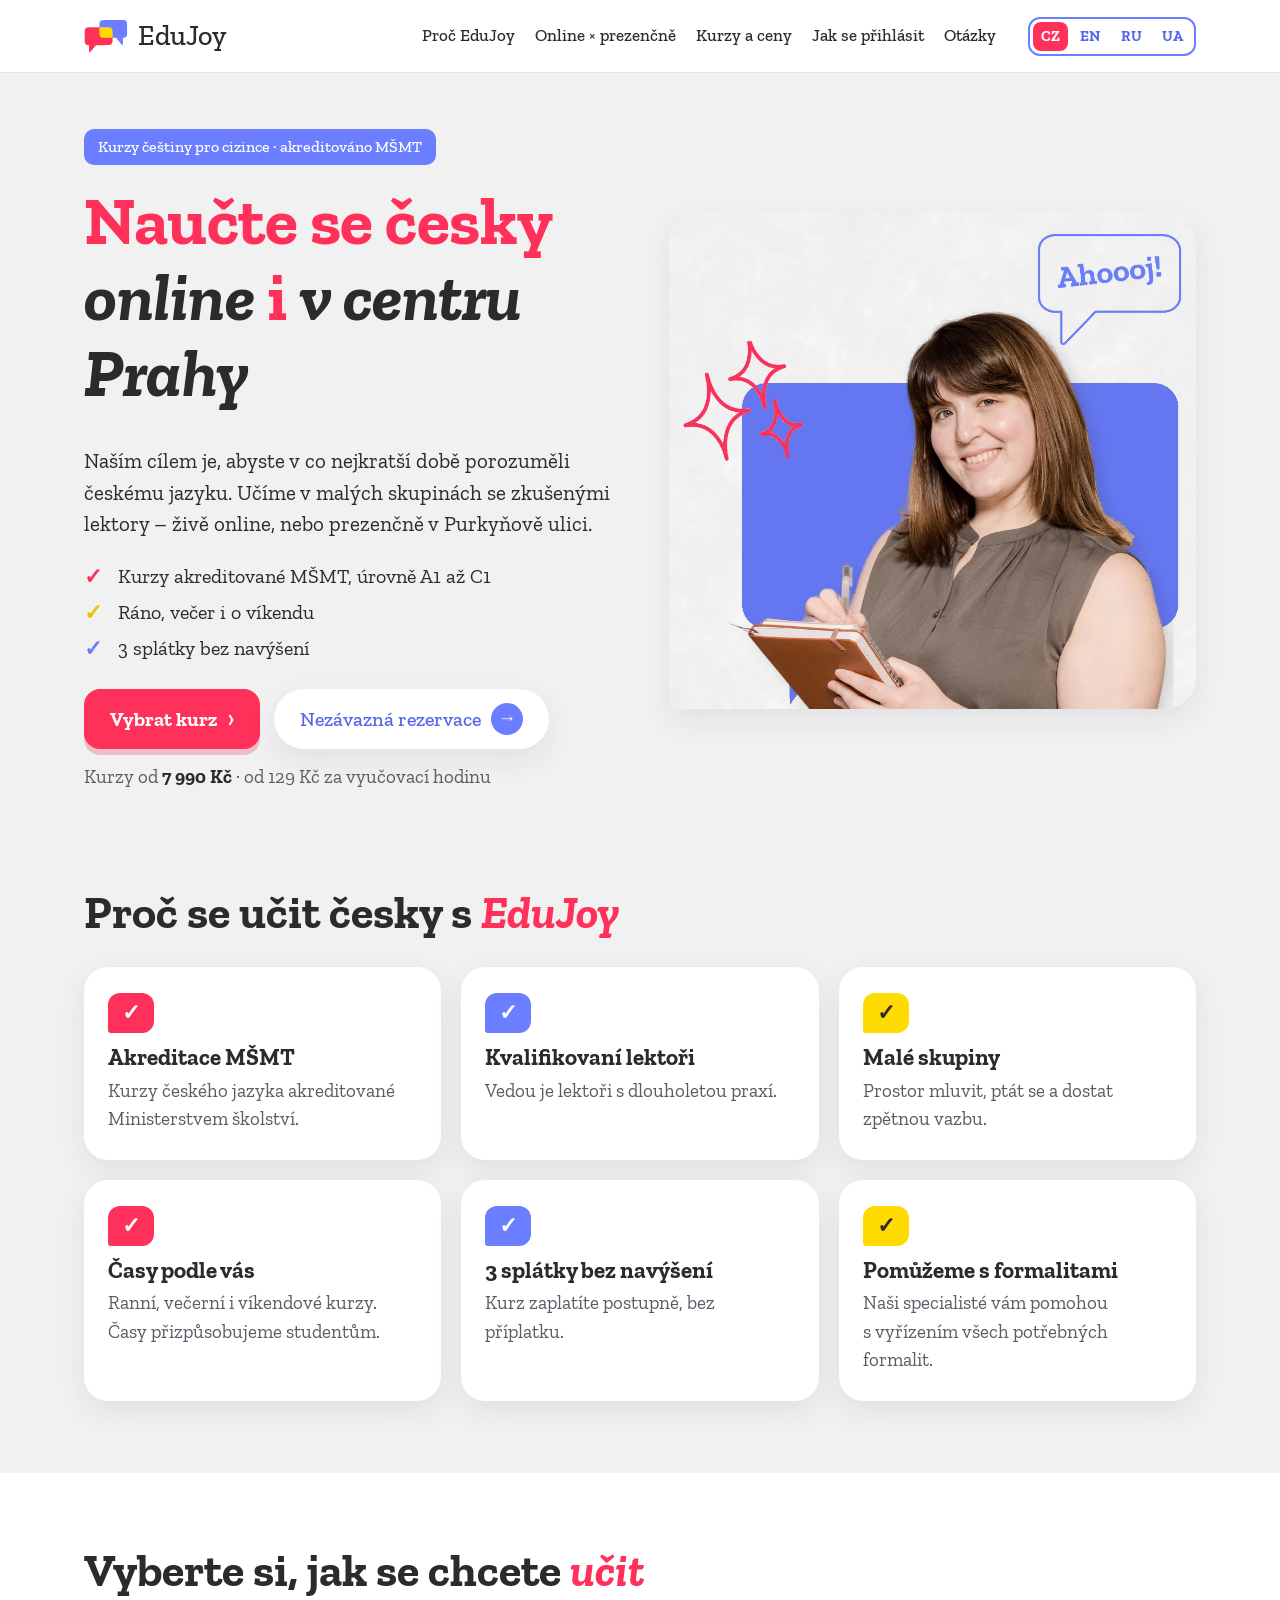
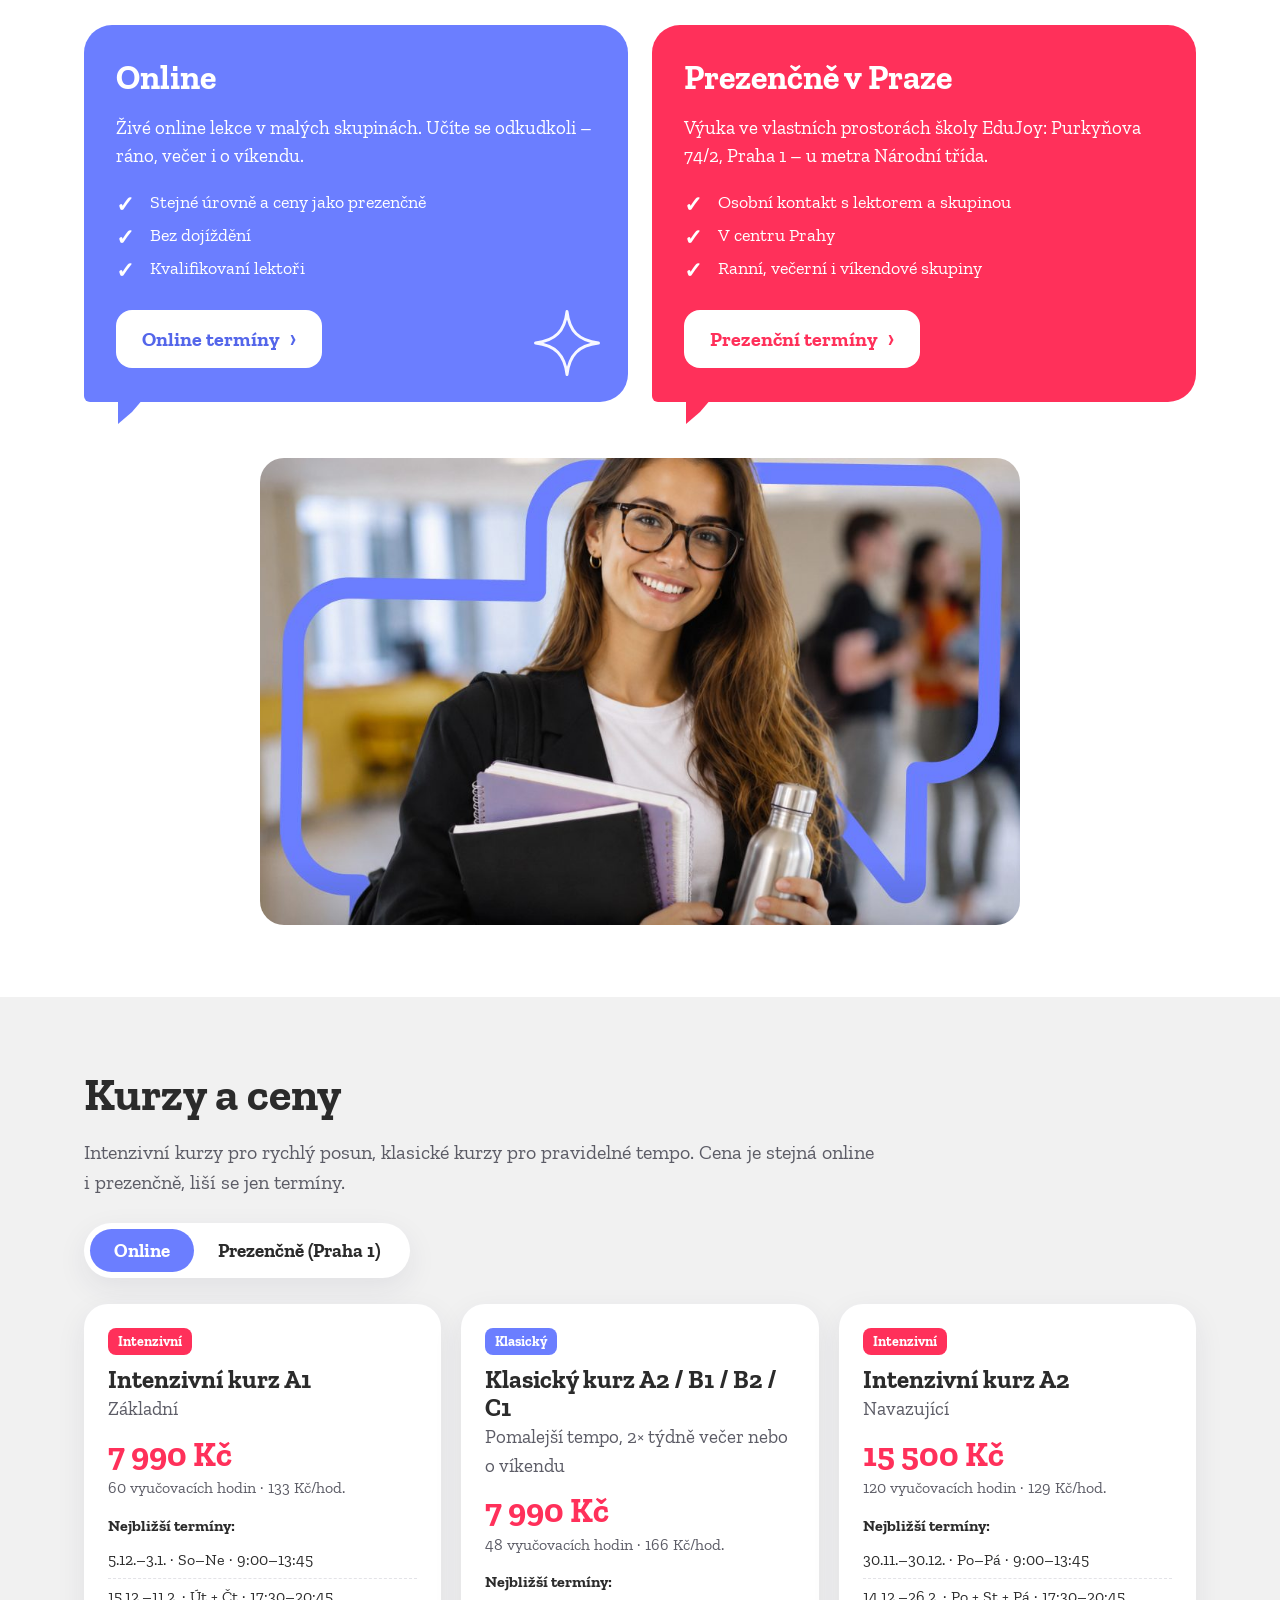
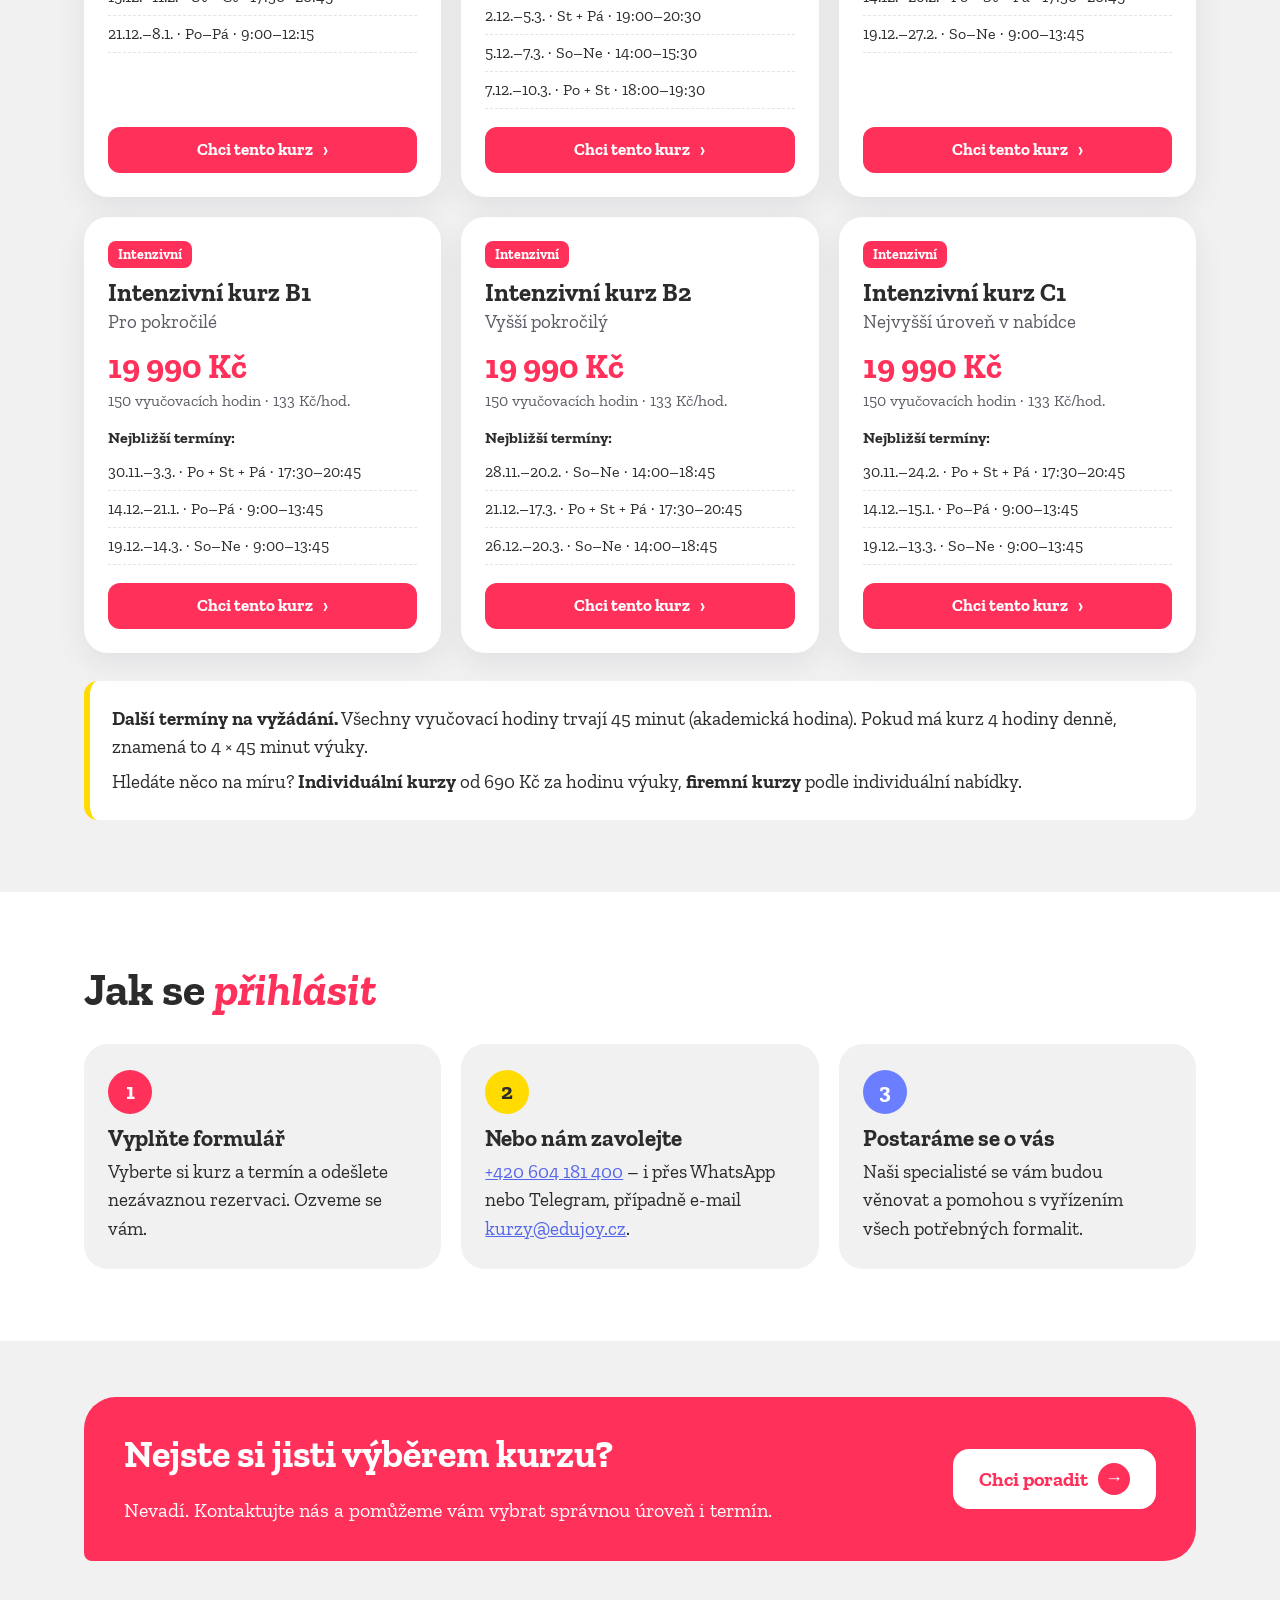
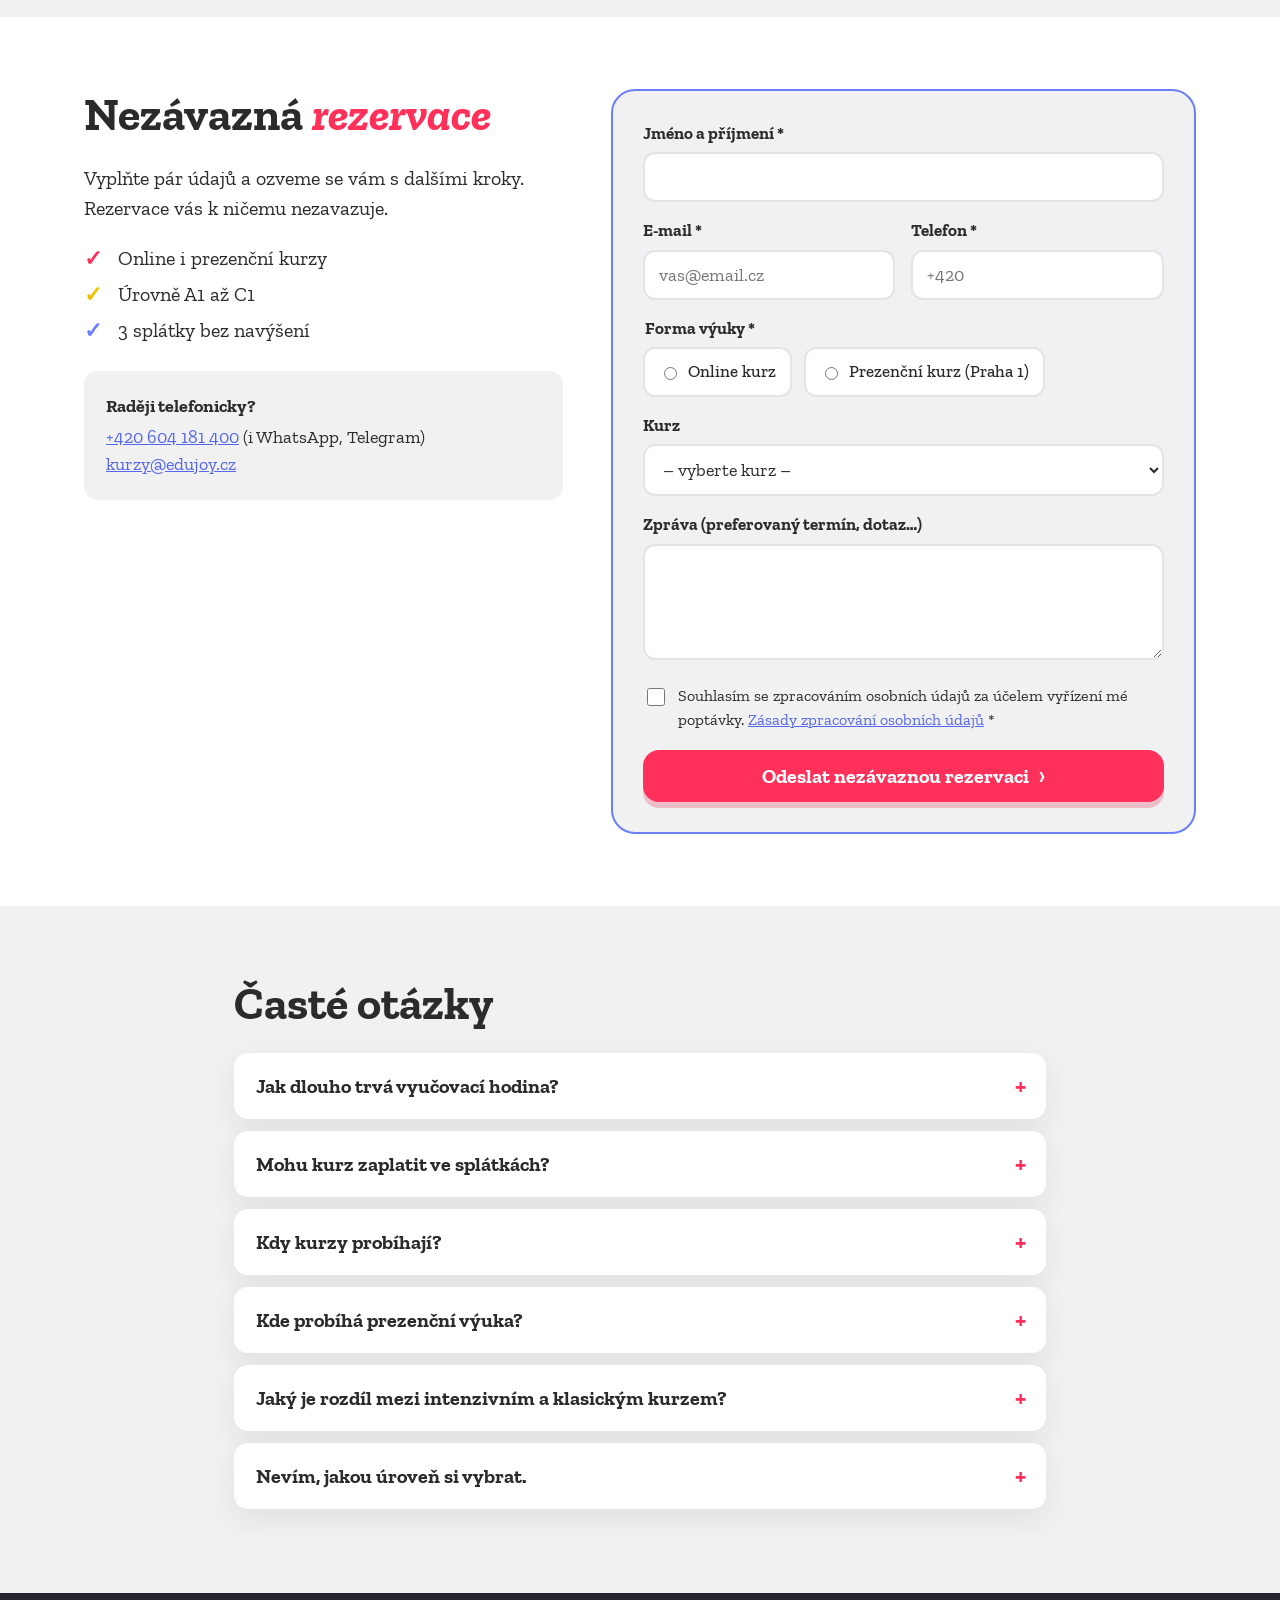
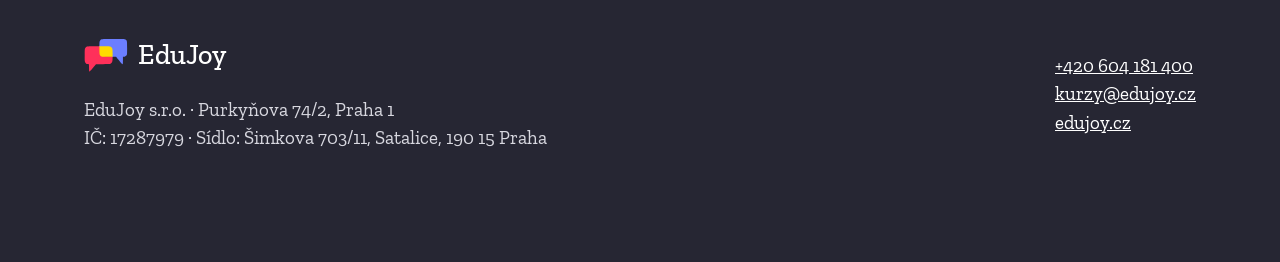
<file: index.html>
<!DOCTYPE html>
<html lang="cs">
<head>
<meta charset="utf-8">
<meta name="viewport" content="width=device-width, initial-scale=1">
<title>Kurzy češtiny online i prezenčně v Praze | EduJoy</title>
<meta name="description" content="Placené kurzy českého jazyka pro cizince akreditované MŠMT – online i prezenčně v centru Prahy. Malé skupiny, zkušení lektoři, 3 splátky bez navýšení.">
<link rel="canonical" href="https://prehakmm.github.io/edujoy-landing/">
<link rel="alternate" hreflang="cs" href="https://prehakmm.github.io/edujoy-landing/">
<link rel="alternate" hreflang="en" href="https://prehakmm.github.io/edujoy-landing/en/">
<link rel="alternate" hreflang="ru" href="https://prehakmm.github.io/edujoy-landing/ru/">
<link rel="alternate" hreflang="uk" href="https://prehakmm.github.io/edujoy-landing/uk/">
<link rel="alternate" hreflang="x-default" href="https://prehakmm.github.io/edujoy-landing/">
<link rel="icon" href="assets/img/logo-icon.svg" type="image/svg+xml">
<link rel="stylesheet" href="assets/fonts.css">
<link rel="stylesheet" href="assets/style.css">
</head>
<body>

<header class="header">
  <div class="wrap header__in">
    <a class="logo" href="#top" aria-label="EduJoy – úvod"><img src="assets/img/logo-icon.svg" alt="" width="44" height="36"><span>EduJoy</span></a>
    <nav class="nav" aria-label="Hlavní navigace">
      <a href="#proc">Proč EduJoy</a>
      <a href="#forma">Online × prezenčně</a>
      <a href="#kurzy">Kurzy a ceny</a>
      <a href="#jak">Jak se přihlásit</a>
      <a href="#faq">Otázky</a>
    </nav>
    <nav class="lang" aria-label="Jazyk webu">
      <a href="./" hreflang="cs" lang="cs" class="is-active" aria-current="page">CZ</a>
      <a href="en/" hreflang="en" lang="en">EN</a>
      <a href="ru/" hreflang="ru" lang="ru">RU</a>
      <a href="uk/" hreflang="uk" lang="uk">UA</a>
    </nav>
    <a class="btn btn--header" href="#prihlaska">Nezávazná rezervace</a>
  </div>
</header>

<main id="top">
<section class="hero">
  <div class="wrap hero__in">
    <div class="hero__text">
      <p class="eyebrow">Kurzy češtiny pro cizince · akreditováno MŠMT</p>
      <h1>Naučte se česky <em>online</em> i&nbsp;<em>v&nbsp;centru Prahy</em></h1>
      <p class="lead">Naším cílem je, abyste v&nbsp;co nejkratší době porozuměli českému jazyku. Učíme v&nbsp;malých skupinách se zkušenými lektory – živě online, nebo prezenčně v&nbsp;Purkyňově ulici.</p>
      <ul class="checks">
        <li class="c-red">Kurzy akreditované MŠMT, úrovně A1 až C1</li>
        <li class="c-yellow">Ráno, večer i o víkendu</li>
        <li class="c-blue">3 splátky bez navýšení</li>
      </ul>
      <div class="hero__cta">
        <a class="btn" href="#kurzy">Vybrat kurz <span class="arrow">›</span></a>
        <a class="btn btn--ghost" href="#prihlaska">Nezávazná rezervace <span class="arrow-circle">→</span></a>
      </div>
      <p class="hero__price">Kurzy od <strong>7 990 Kč</strong> · od 129 Kč za vyučovací hodinu</p>
    </div>
    <div class="hero__visual">
      <img src="assets/img/hero-adult.webp" alt="Usměvavá studentka kurzu češtiny s poznámkovým blokem a bublina s nápisem Ahoooj!" width="1010" height="955">
    </div>
  </div>
</section>

<section id="proc" class="section">
  <div class="wrap">
    <h2 class="h2">Proč se učit česky s&nbsp;<em>EduJoy</em></h2>
    <div class="usp">
      <div class="usp__item"><span class="usp__ico ico-red">✓</span><h3>Akreditace MŠMT</h3><p>Kurzy českého jazyka akreditované Ministerstvem školství.</p></div>
      <div class="usp__item"><span class="usp__ico ico-blue">✓</span><h3>Kvalifikovaní lektoři</h3><p>Vedou je lektoři s&nbsp;dlouholetou praxí.</p></div>
      <div class="usp__item"><span class="usp__ico ico-yellow">✓</span><h3>Malé skupiny</h3><p>Prostor mluvit, ptát se a&nbsp;dostat zpětnou vazbu.</p></div>
      <div class="usp__item"><span class="usp__ico ico-red">✓</span><h3>Časy podle vás</h3><p>Ranní, večerní i víkendové kurzy. Časy přizpůsobujeme studentům.</p></div>
      <div class="usp__item"><span class="usp__ico ico-blue">✓</span><h3>3 splátky bez navýšení</h3><p>Kurz zaplatíte postupně, bez příplatku.</p></div>
      <div class="usp__item"><span class="usp__ico ico-yellow">✓</span><h3>Pomůžeme s&nbsp;formalitami</h3><p>Naši specialisté vám pomohou s&nbsp;vyřízením všech potřebných formalit.</p></div>
    </div>
  </div>
</section>

<section id="forma" class="section section--white">
  <div class="wrap">
    <h2 class="h2">Vyberte si, jak se chcete <em>učit</em></h2>
    <div class="formats">
      <div class="format format--blue">
        <img class="sparkle" src="assets/img/sparkle.svg" alt="">
        <h3>Online</h3>
        <p>Živé online lekce v&nbsp;malých skupinách. Učíte se odkudkoli – ráno, večer i&nbsp;o&nbsp;víkendu.</p>
        <ul class="checks checks--light">
          <li>Stejné úrovně a ceny jako prezenčně</li>
          <li>Bez dojíždění</li>
          <li>Kvalifikovaní lektoři</li>
        </ul>
        <a class="btn btn--white" href="#kurzy" data-tab="online">Online termíny <span class="arrow">›</span></a>
      </div>
      <div class="format format--red">
        <h3>Prezenčně v&nbsp;Praze</h3>
        <p>Výuka ve vlastních prostorách školy EduJoy: Purkyňova 74/2, Praha 1 – u&nbsp;metra Národní třída.</p>
        <ul class="checks checks--light">
          <li>Osobní kontakt s&nbsp;lektorem a&nbsp;skupinou</li>
          <li>V&nbsp;centru Prahy</li>
          <li>Ranní, večerní i víkendové skupiny</li>
        </ul>
        <a class="btn btn--white btn--white-red" href="#kurzy" data-tab="prezencni">Prezenční termíny <span class="arrow">›</span></a>
      </div>
    </div>
    <figure class="student">
      <img src="assets/img/student.jpg" alt="Usměvavá studentka s knihami" width="1000" height="615" loading="lazy">
    </figure>
  </div>
</section>

<section id="kurzy" class="section">
  <div class="wrap">
    <h2 class="h2">Kurzy a ceny</h2>
    <p class="section__lead">Intenzivní kurzy pro rychlý posun, klasické kurzy pro pravidelné tempo. Cena je stejná online i&nbsp;prezenčně, liší se jen termíny.</p>
    <div class="tabs" role="tablist" aria-label="Forma výuky">
      <button class="tab is-active" role="tab" aria-selected="true" aria-controls="panel-online" id="tab-online" data-tab="online">Online</button>
      <button class="tab" role="tab" aria-selected="false" aria-controls="panel-prezencni" id="tab-prezencni" data-tab="prezencni">Prezenčně (Praha 1)</button>
    </div>
    <div class="panel" id="panel-online" role="tabpanel" aria-labelledby="tab-online">
      <h3 class="panel__title">Online kurzy</h3>
      <div class="courses">
<article class="course">
  <span class="tag tag--red">Intenzivní</span><h3>Intenzivní kurz A1</h3><p class="course__sub">Základní</p>
  <p class="course__price"><strong>7 990 Kč</strong> <span>60 vyučovacích hodin · 133 Kč/hod.</span></p>
  <p class="course__label">Nejbližší termíny:</p><ul class="dates"><li>5.12.–3.1. · So–Ne · 9:00–13:45</li><li>15.12.–11.2. · Út + Čt · 17:30–20:45</li><li>21.12.–8.1. · Po–Pá · 9:00–12:15</li></ul>
  <a class="btn btn--small" href="#prihlaska" data-option="Intenzivní kurz A1" data-format="online">Chci tento kurz <span class="arrow">›</span></a>
</article>
<article class="course">
  <span class="tag tag--blue">Klasický</span><h3>Klasický kurz A2 / B1 / B2 / C1</h3><p class="course__sub">Pomalejší tempo, 2× týdně večer nebo o víkendu</p>
  <p class="course__price"><strong>7 990 Kč</strong> <span>48 vyučovacích hodin · 166 Kč/hod.</span></p>
  <p class="course__label">Nejbližší termíny:</p><ul class="dates"><li>2.12.–5.3. · St + Pá · 19:00–20:30</li><li>5.12.–7.3. · So–Ne · 14:00–15:30</li><li>7.12.–10.3. · Po + St · 18:00–19:30</li></ul>
  <a class="btn btn--small" href="#prihlaska" data-option="" data-format="online">Chci tento kurz <span class="arrow">›</span></a>
</article>
<article class="course">
  <span class="tag tag--red">Intenzivní</span><h3>Intenzivní kurz A2</h3><p class="course__sub">Navazující</p>
  <p class="course__price"><strong>15 500 Kč</strong> <span>120 vyučovacích hodin · 129 Kč/hod.</span></p>
  <p class="course__label">Nejbližší termíny:</p><ul class="dates"><li>30.11.–30.12. · Po–Pá · 9:00–13:45</li><li>14.12.–26.2. · Po + St + Pá · 17:30–20:45</li><li>19.12.–27.2. · So–Ne · 9:00–13:45</li></ul>
  <a class="btn btn--small" href="#prihlaska" data-option="Intenzivní kurz A2" data-format="online">Chci tento kurz <span class="arrow">›</span></a>
</article>
<article class="course">
  <span class="tag tag--red">Intenzivní</span><h3>Intenzivní kurz B1</h3><p class="course__sub">Pro pokročilé</p>
  <p class="course__price"><strong>19 990 Kč</strong> <span>150 vyučovacích hodin · 133 Kč/hod.</span></p>
  <p class="course__label">Nejbližší termíny:</p><ul class="dates"><li>30.11.–3.3. · Po + St + Pá · 17:30–20:45</li><li>14.12.–21.1. · Po–Pá · 9:00–13:45</li><li>19.12.–14.3. · So–Ne · 9:00–13:45</li></ul>
  <a class="btn btn--small" href="#prihlaska" data-option="Intenzivní kurz B1" data-format="online">Chci tento kurz <span class="arrow">›</span></a>
</article>
<article class="course">
  <span class="tag tag--red">Intenzivní</span><h3>Intenzivní kurz B2</h3><p class="course__sub">Vyšší pokročilý</p>
  <p class="course__price"><strong>19 990 Kč</strong> <span>150 vyučovacích hodin · 133 Kč/hod.</span></p>
  <p class="course__label">Nejbližší termíny:</p><ul class="dates"><li>28.11.–20.2. · So–Ne · 14:00–18:45</li><li>21.12.–17.3. · Po + St + Pá · 17:30–20:45</li><li>26.12.–20.3. · So–Ne · 14:00–18:45</li></ul>
  <a class="btn btn--small" href="#prihlaska" data-option="Intenzivní kurz B2" data-format="online">Chci tento kurz <span class="arrow">›</span></a>
</article>
<article class="course">
  <span class="tag tag--red">Intenzivní</span><h3>Intenzivní kurz C1</h3><p class="course__sub">Nejvyšší úroveň v nabídce</p>
  <p class="course__price"><strong>19 990 Kč</strong> <span>150 vyučovacích hodin · 133 Kč/hod.</span></p>
  <p class="course__label">Nejbližší termíny:</p><ul class="dates"><li>30.11.–24.2. · Po + St + Pá · 17:30–20:45</li><li>14.12.–15.1. · Po–Pá · 9:00–13:45</li><li>19.12.–13.3. · So–Ne · 9:00–13:45</li></ul>
  <a class="btn btn--small" href="#prihlaska" data-option="Intenzivní kurz C1" data-format="online">Chci tento kurz <span class="arrow">›</span></a>
</article>
      </div>
    </div>
    <div class="panel" id="panel-prezencni" role="tabpanel" aria-labelledby="tab-prezencni">
      <h3 class="panel__title">Prezenční kurzy · Purkyňova 74/2, Praha 1</h3>
      <div class="courses">
<article class="course">
  <span class="tag tag--red">Intenzivní</span><h3>Intenzivní kurz A1</h3><p class="course__sub">Základní</p>
  <p class="course__price"><strong>7 990 Kč</strong> <span>60 vyučovacích hodin · 133 Kč/hod.</span></p>
  <p class="course__label">Nejbližší termíny:</p><ul class="dates"><li>5.12.–3.1. · So–Ne · 9:00–13:45</li><li>15.12.–9.2. · Út + Čt · 17:30–20:45</li><li>21.12.–8.1. · Po–Pá · 9:00–12:15</li></ul>
  <a class="btn btn--small" href="#prihlaska" data-option="Intenzivní kurz A1" data-format="prezencni">Chci tento kurz <span class="arrow">›</span></a>
</article>
<article class="course">
  <span class="tag tag--blue">Klasický</span><h3>Klasický kurz A2 / B1 / B2 / C1</h3><p class="course__sub">Pomalejší tempo, 2× týdně večer nebo o víkendu</p>
  <p class="course__price"><strong>7 990 Kč</strong> <span>48 vyučovacích hodin · 166 Kč/hod.</span></p>
  <p class="course__label">Nejbližší termíny:</p><ul class="dates"><li>2.12.–5.3. · St + Pá · 19:00–20:30</li><li>5.12.–7.3. · So–Ne · 14:00–15:30</li><li>7.12.–10.3. · Po + St · 18:00–19:30</li></ul>
  <a class="btn btn--small" href="#prihlaska" data-option="" data-format="prezencni">Chci tento kurz <span class="arrow">›</span></a>
</article>
<article class="course">
  <span class="tag tag--red">Intenzivní</span><h3>Intenzivní kurz A2</h3><p class="course__sub">Navazující</p>
  <p class="course__price"><strong>15 500 Kč</strong> <span>120 vyučovacích hodin · 129 Kč/hod.</span></p>
  <p class="course__label">Nejbližší termíny:</p><ul class="dates"><li>5.12.–7.2. · So–Ne · 14:00–18:45</li><li>14.12.–13.1. · Po–Pá · 9:00–13:45</li><li>21.12.–3.3. · Po + St + Pá · 17:30–20:45</li></ul>
  <a class="btn btn--small" href="#prihlaska" data-option="Intenzivní kurz A2" data-format="prezencni">Chci tento kurz <span class="arrow">›</span></a>
</article>
<article class="course">
  <span class="tag tag--red">Intenzivní</span><h3>Intenzivní kurz B1</h3><p class="course__sub">Pro pokročilé</p>
  <p class="course__price"><strong>19 990 Kč</strong> <span>150 vyučovacích hodin · 133 Kč/hod.</span></p>
  <p class="course__label">Nejbližší termíny:</p><ul class="dates"><li>7.12.–8.3. · Po + St + Pá · 17:30–20:45</li><li>7.12.–13.1. · Po–Pá · 9:00–13:45</li><li>12.12.–6.3. · So–Ne · 14:00–18:45</li></ul>
  <a class="btn btn--small" href="#prihlaska" data-option="Intenzivní kurz B1" data-format="prezencni">Chci tento kurz <span class="arrow">›</span></a>
</article>
<article class="course">
  <span class="tag tag--red">Intenzivní</span><h3>Intenzivní kurz B2</h3><p class="course__sub">Vyšší pokročilý</p>
  <p class="course__price"><strong>19 990 Kč</strong> <span>150 vyučovacích hodin · 133 Kč/hod.</span></p>
  <p class="course__label">Nejbližší termíny:</p><ul class="dates"><li>28.11.–20.2. · So–Ne · 14:00–18:45</li><li>21.12.–17.3. · Po + St + Pá · 17:30–20:45</li><li>26.12.–20.3. · So–Ne · 14:00–18:45</li></ul>
  <a class="btn btn--small" href="#prihlaska" data-option="Intenzivní kurz B2" data-format="prezencni">Chci tento kurz <span class="arrow">›</span></a>
</article>
<article class="course">
  <span class="tag tag--red">Intenzivní</span><h3>Intenzivní kurz C1</h3><p class="course__sub">Nejvyšší úroveň v nabídce</p>
  <p class="course__price"><strong>19 990 Kč</strong> <span>150 vyučovacích hodin · 133 Kč/hod.</span></p>
  <p class="course__label">Nejbližší termíny:</p><ul class="dates"><li>14.12.–15.1. · Po–Pá · 9:00–13:45</li><li>14.12.–10.3. · Po + St + Pá · 17:30–20:45</li><li>19.12.–13.3. · So–Ne · 14:00–18:45</li></ul>
  <a class="btn btn--small" href="#prihlaska" data-option="Intenzivní kurz C1" data-format="prezencni">Chci tento kurz <span class="arrow">›</span></a>
</article>
      </div>
    </div>
    <div class="notes">
      <p><strong>Další termíny na vyžádání.</strong> Všechny vyučovací hodiny trvají 45&nbsp;minut (akademická hodina). Pokud má kurz 4&nbsp;hodiny denně, znamená to 4&nbsp;×&nbsp;45&nbsp;minut výuky.</p>
      <p>Hledáte něco na míru? <strong>Individuální kurzy</strong> od 690&nbsp;Kč za hodinu výuky, <strong>firemní kurzy</strong> podle individuální nabídky.</p>
    </div>
  </div>
</section>

<section id="jak" class="section section--white">
  <div class="wrap">
    <h2 class="h2">Jak se <em>přihlásit</em></h2>
    <ol class="steps">
      <li><span class="steps__n">1</span><h3>Vyplňte formulář</h3><p>Vyberte si kurz a&nbsp;termín a&nbsp;odešlete nezávaznou rezervaci. Ozveme se vám.</p></li>
      <li><span class="steps__n">2</span><h3>Nebo nám zavolejte</h3><p><a href="tel:+420604181400">+420 604 181 400</a> – i&nbsp;přes WhatsApp nebo Telegram, případně e-mail <a href="mailto:kurzy@edujoy.cz">kurzy@edujoy.cz</a>.</p></li>
      <li><span class="steps__n">3</span><h3>Postaráme se o&nbsp;vás</h3><p>Naši specialisté se vám budou věnovat a&nbsp;pomohou s&nbsp;vyřízením všech potřebných formalit.</p></li>
    </ol>
  </div>
</section>

<section class="section cta-band-wrap">
  <div class="wrap">
    <div class="cta-band">
      <div>
        <h2>Nejste si jisti výběrem kurzu?</h2>
        <p>Nevadí. Kontaktujte nás a&nbsp;pomůžeme vám vybrat správnou úroveň i&nbsp;termín.</p>
      </div>
      <a class="btn btn--white btn--white-red" href="#prihlaska">Chci poradit <span class="arrow-circle arrow-circle--red">→</span></a>
    </div>
  </div>
</section>

<section id="prihlaska" class="section section--white">
  <div class="wrap form-wrap">
    <div class="form-intro">
      <h2 class="h2">Nezávazná <em>rezervace</em></h2>
      <p>Vyplňte pár údajů a&nbsp;ozveme se vám s&nbsp;dalšími kroky. Rezervace vás k&nbsp;ničemu nezavazuje.</p>
      <ul class="checks">
        <li class="c-red">Online i&nbsp;prezenční kurzy</li>
        <li class="c-yellow">Úrovně A1 až C1</li>
        <li class="c-blue">3 splátky bez navýšení</li>
      </ul>
      <div class="contact-box">
        <p><strong>Raději telefonicky?</strong></p>
        <p><a href="tel:+420604181400">+420 604 181 400</a> (i WhatsApp, Telegram)<br><a href="mailto:kurzy@edujoy.cz">kurzy@edujoy.cz</a></p>
      </div>
    </div>

    <!-- TODO: doplnit action URL formuláře (endpoint CRM / Ecomail / Make / PHP skript). Nyní se data nikam neodesílají. -->
    <form class="form" id="lead-form" action="#TODO-ACTION-URL" method="post" novalidate data-msg-classic="Mám zájem o klasický kurz, úroveň: ">
      <input type="hidden" name="lang" value="cs">
      <div class="field">
        <label for="f-name">Jméno a příjmení *</label>
        <input id="f-name" name="name" type="text" autocomplete="name" required>
      </div>
      <div class="field-row">
        <div class="field">
          <label for="f-email">E-mail *</label>
          <input id="f-email" name="email" type="email" autocomplete="email" placeholder="vas@email.cz" required>
        </div>
        <div class="field">
          <label for="f-phone">Telefon *</label>
          <input id="f-phone" name="phone" type="tel" autocomplete="tel" placeholder="+420" required>
        </div>
      </div>
      <fieldset class="field">
        <legend>Forma výuky *</legend>
        <div class="choice">
          <label class="choice__opt"><input type="radio" name="format" value="online" required> <span>Online kurz</span></label>
          <label class="choice__opt"><input type="radio" name="format" value="prezencni"> <span>Prezenční kurz (Praha 1)</span></label>
        </div>
      </fieldset>
      <div class="field">
        <label for="f-course">Kurz</label>
        <select id="f-course" name="course">
          <option value="">– vyberte kurz –</option>
          <option>Intenzivní kurz A1</option>
          <option>Intenzivní kurz A2</option>
          <option>Intenzivní kurz B1</option>
          <option>Intenzivní kurz B2</option>
          <option>Intenzivní kurz C1</option>
          <option>Klasický kurz A2</option>
          <option>Klasický kurz B1</option>
          <option>Klasický kurz B2</option>
          <option>Klasický kurz C1</option>
          <option>Individuální kurz</option>
          <option>Ještě nevím – poraďte mi</option>
        </select>
      </div>
      <div class="field">
        <label for="f-msg">Zpráva (preferovaný termín, dotaz…)</label>
        <textarea id="f-msg" name="message" rows="4" placeholder=""></textarea>
      </div>
      <label class="consent"><input type="checkbox" name="gdpr" required> <span>Souhlasím se zpracováním osobních údajů za účelem vyřízení mé poptávky. <a href="#TODO-GDPR-URL">Zásady zpracování osobních údajů</a> *</span></label>
      <p class="form__error" id="form-error" hidden>Vyplňte prosím všechna povinná pole označená hvězdičkou.</p>
      <button class="btn btn--block" type="submit">Odeslat nezávaznou rezervaci <span class="arrow">›</span></button>
    </form>
    <div class="thanks" id="thanks" hidden tabindex="-1">
      <img src="assets/img/logo-icon.svg" alt="" width="64" height="52">
      <h3>Děkujeme, máme to!</h3>
      <p>Vaši rezervaci jsme přijali. Brzy se vám ozveme. Pokud spěcháte, volejte <a href="tel:+420604181400">+420 604 181 400</a>.</p>
    </div>
  </div>
</section>

<section id="faq" class="section">
  <div class="wrap faq">
    <h2 class="h2">Časté otázky</h2>
    <details><summary>Jak dlouho trvá vyučovací hodina?</summary><p>Všechny vyučovací hodiny trvají 45 minut (akademická hodina). Pokud má kurz 4 hodiny denně, znamená to 4 × 45 minut výuky.</p></details>
    <details><summary>Mohu kurz zaplatit ve splátkách?</summary><p>Ano, klasické online i prezenční kurzy můžete zaplatit ve 3 splátkách bez navýšení.</p></details>
    <details><summary>Kdy kurzy probíhají?</summary><p>V pracovních dnech ráno a večer, v nabídce jsou také víkendové kurzy. Časy kurzů přizpůsobujeme časovým možnostem studentů.</p></details>
    <details><summary>Kde probíhá prezenční výuka?</summary><p>Ve škole EduJoy na adrese Purkyňova 74/2, Praha 1, u metra Národní třída.</p></details>
    <details><summary>Jaký je rozdíl mezi intenzivním a klasickým kurzem?</summary><p>Intenzivní kurzy mají 60–150 vyučovacích hodin a probíhají několikrát týdně nebo denně. Klasické kurzy mají 48 vyučovacích hodin, dvakrát týdně po 2 hodinách.</p></details>
    <details><summary>Nevím, jakou úroveň si vybrat.</summary><p>Nevadí. Zavolejte nám na +420 604 181 400 nebo vyplňte formulář a my vám s výběrem pomůžeme.</p></details>
  </div>
</section>
</main>

<footer class="footer">
  <div class="wrap footer__in">
    <div>
      <a class="logo logo--light" href="#top"><img src="assets/img/logo-icon.svg" alt="" width="40" height="32"><span>EduJoy</span></a>
      <p>EduJoy s.r.o. · Purkyňova 74/2, Praha 1<br>IČ: 17287979 · Sídlo: Šimkova 703/11, Satalice, 190 15 Praha</p>
    </div>
    <div>
      <p><a href="tel:+420604181400">+420 604 181 400</a><br><a href="mailto:kurzy@edujoy.cz">kurzy@edujoy.cz</a><br><a href="https://edujoy.cz/">edujoy.cz</a></p>
    </div>
  </div>
</footer>

<a class="sticky-cta" href="#prihlaska">Nezávazná rezervace <span class="arrow">›</span></a>

<script src="assets/main.js"></script>
</body>
</html>
</file>
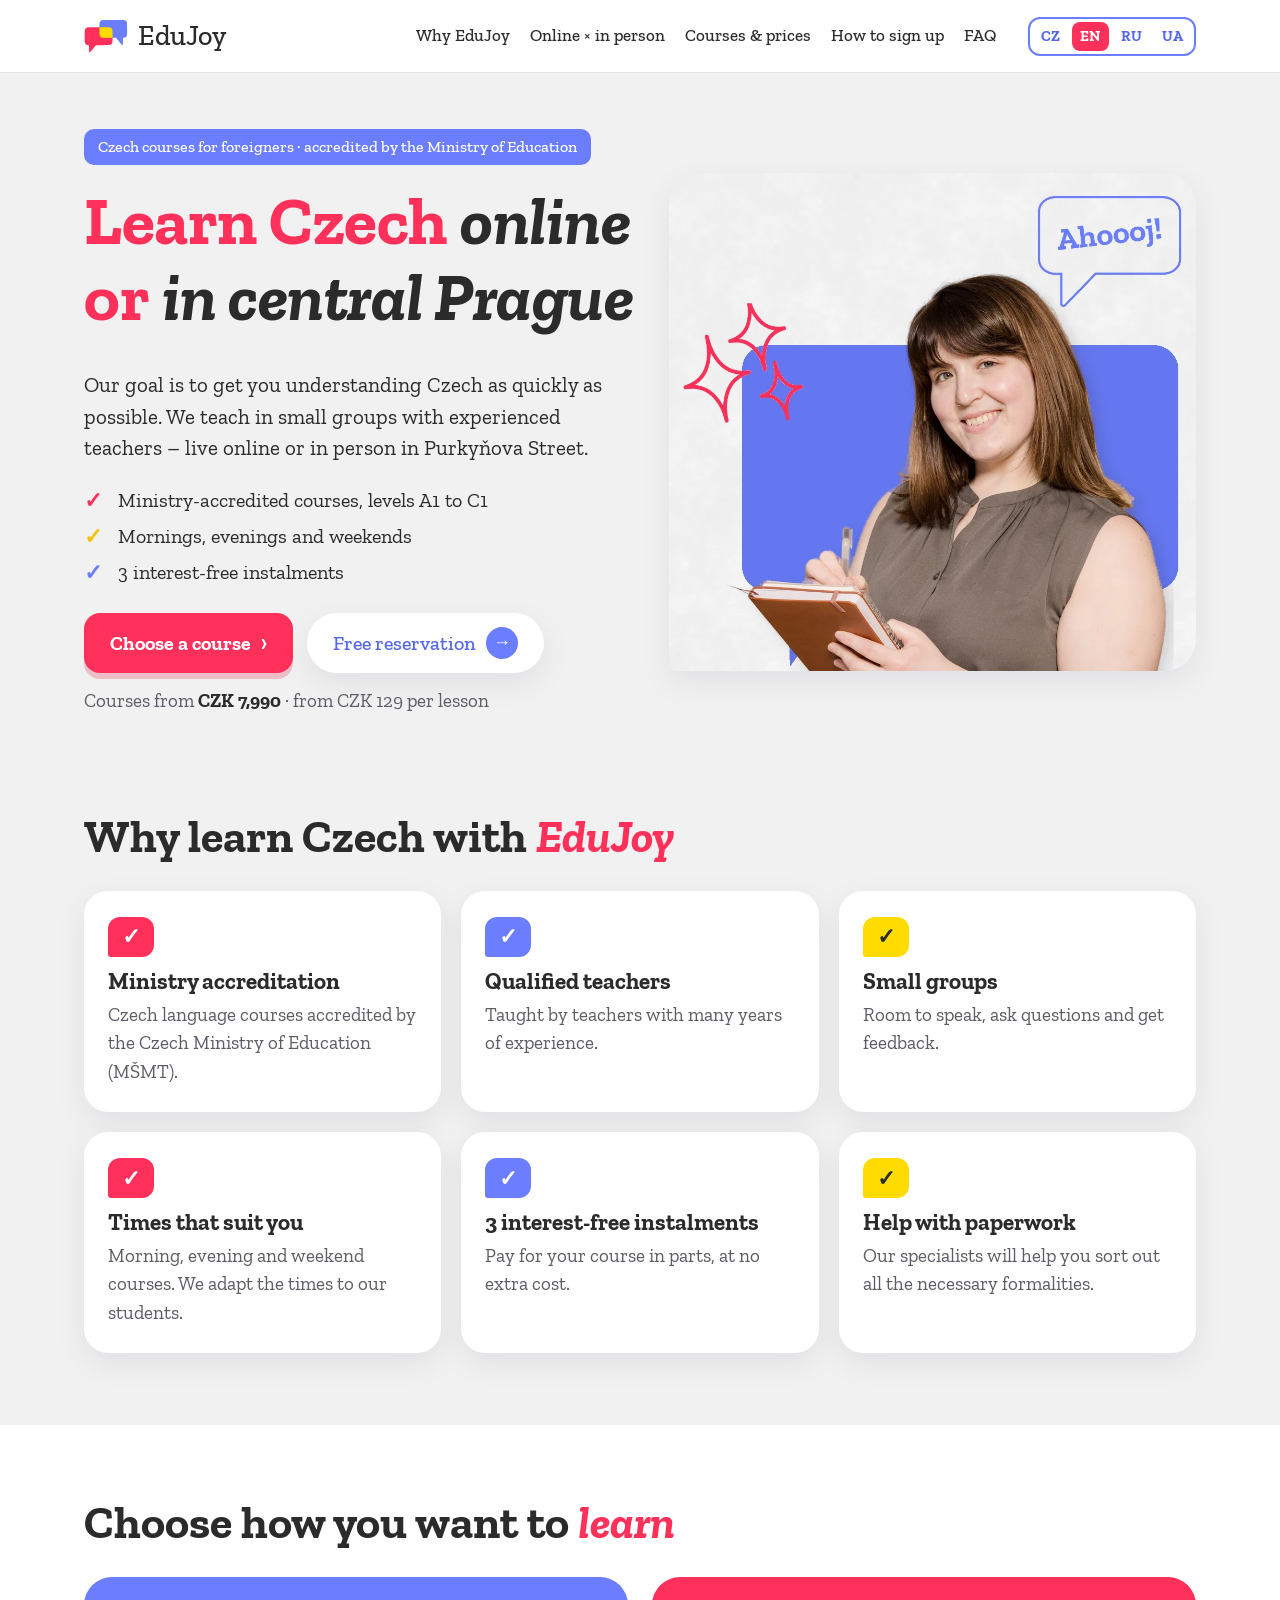
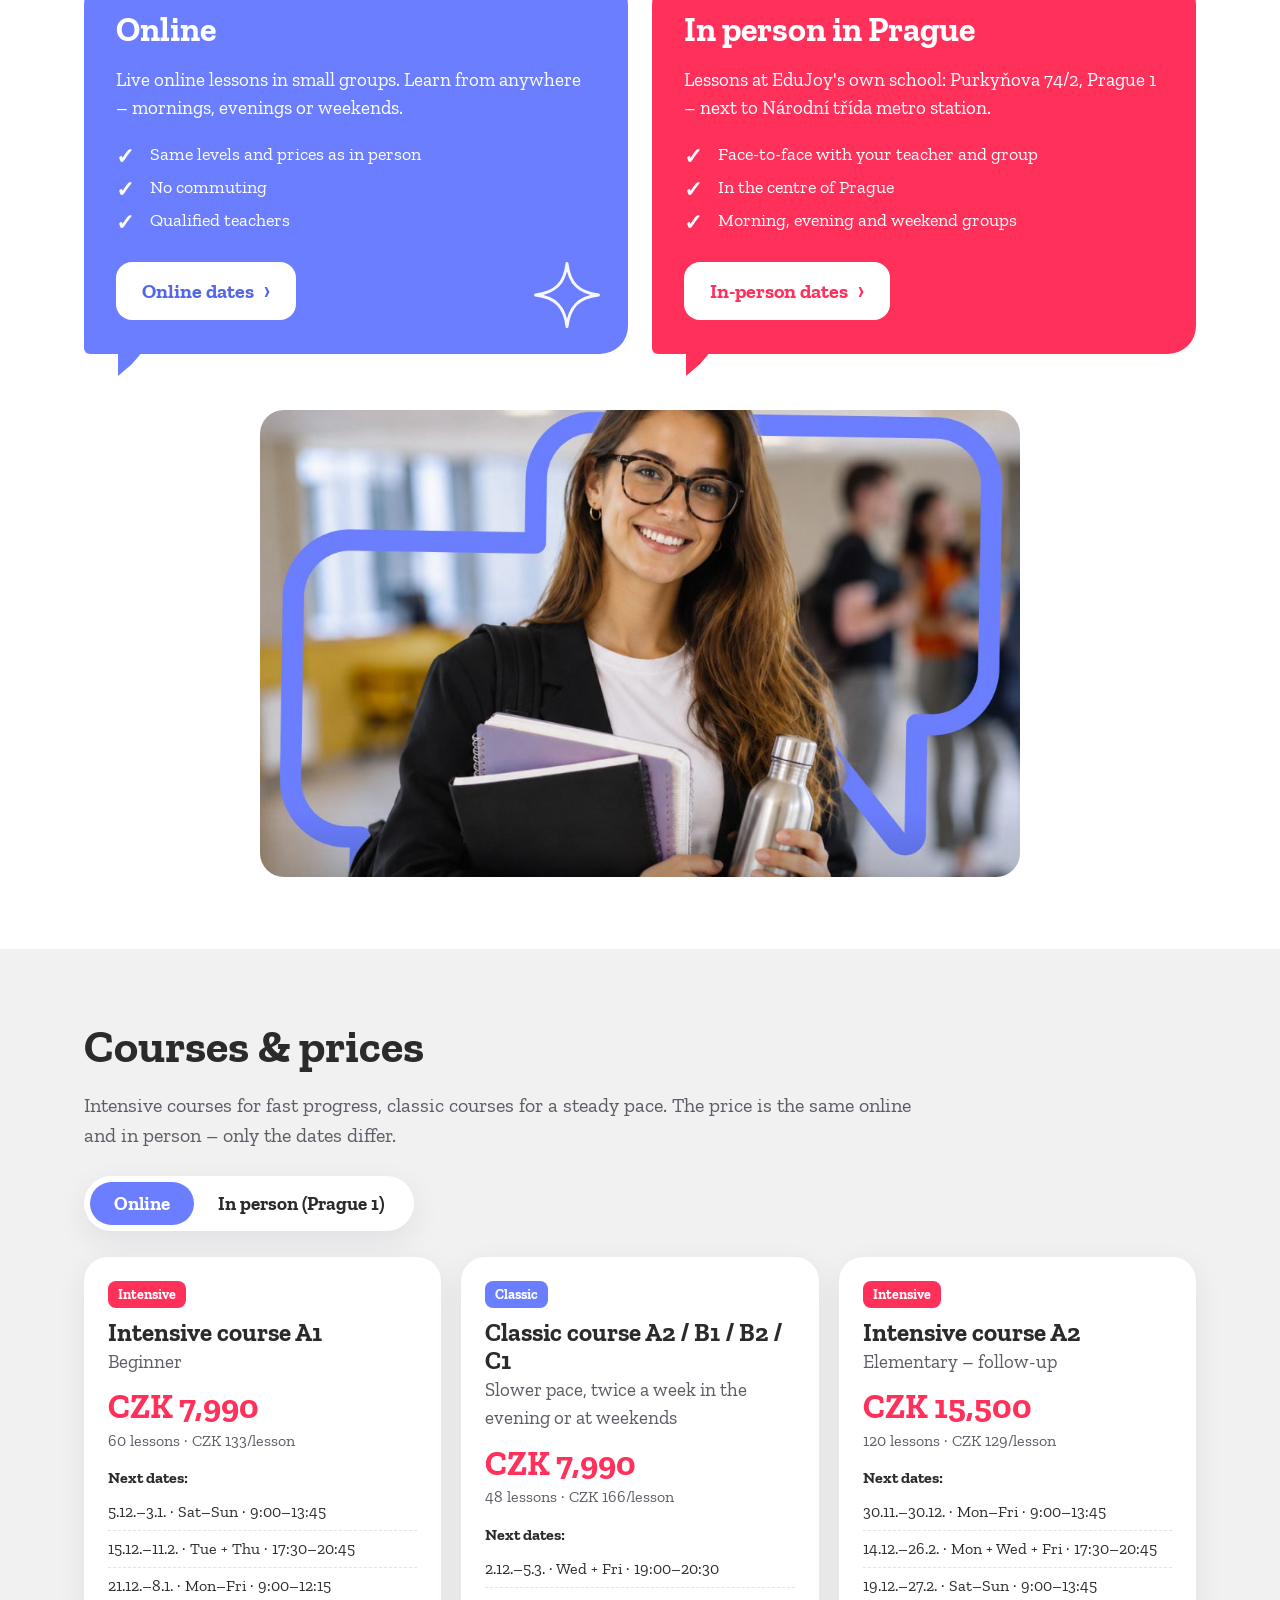
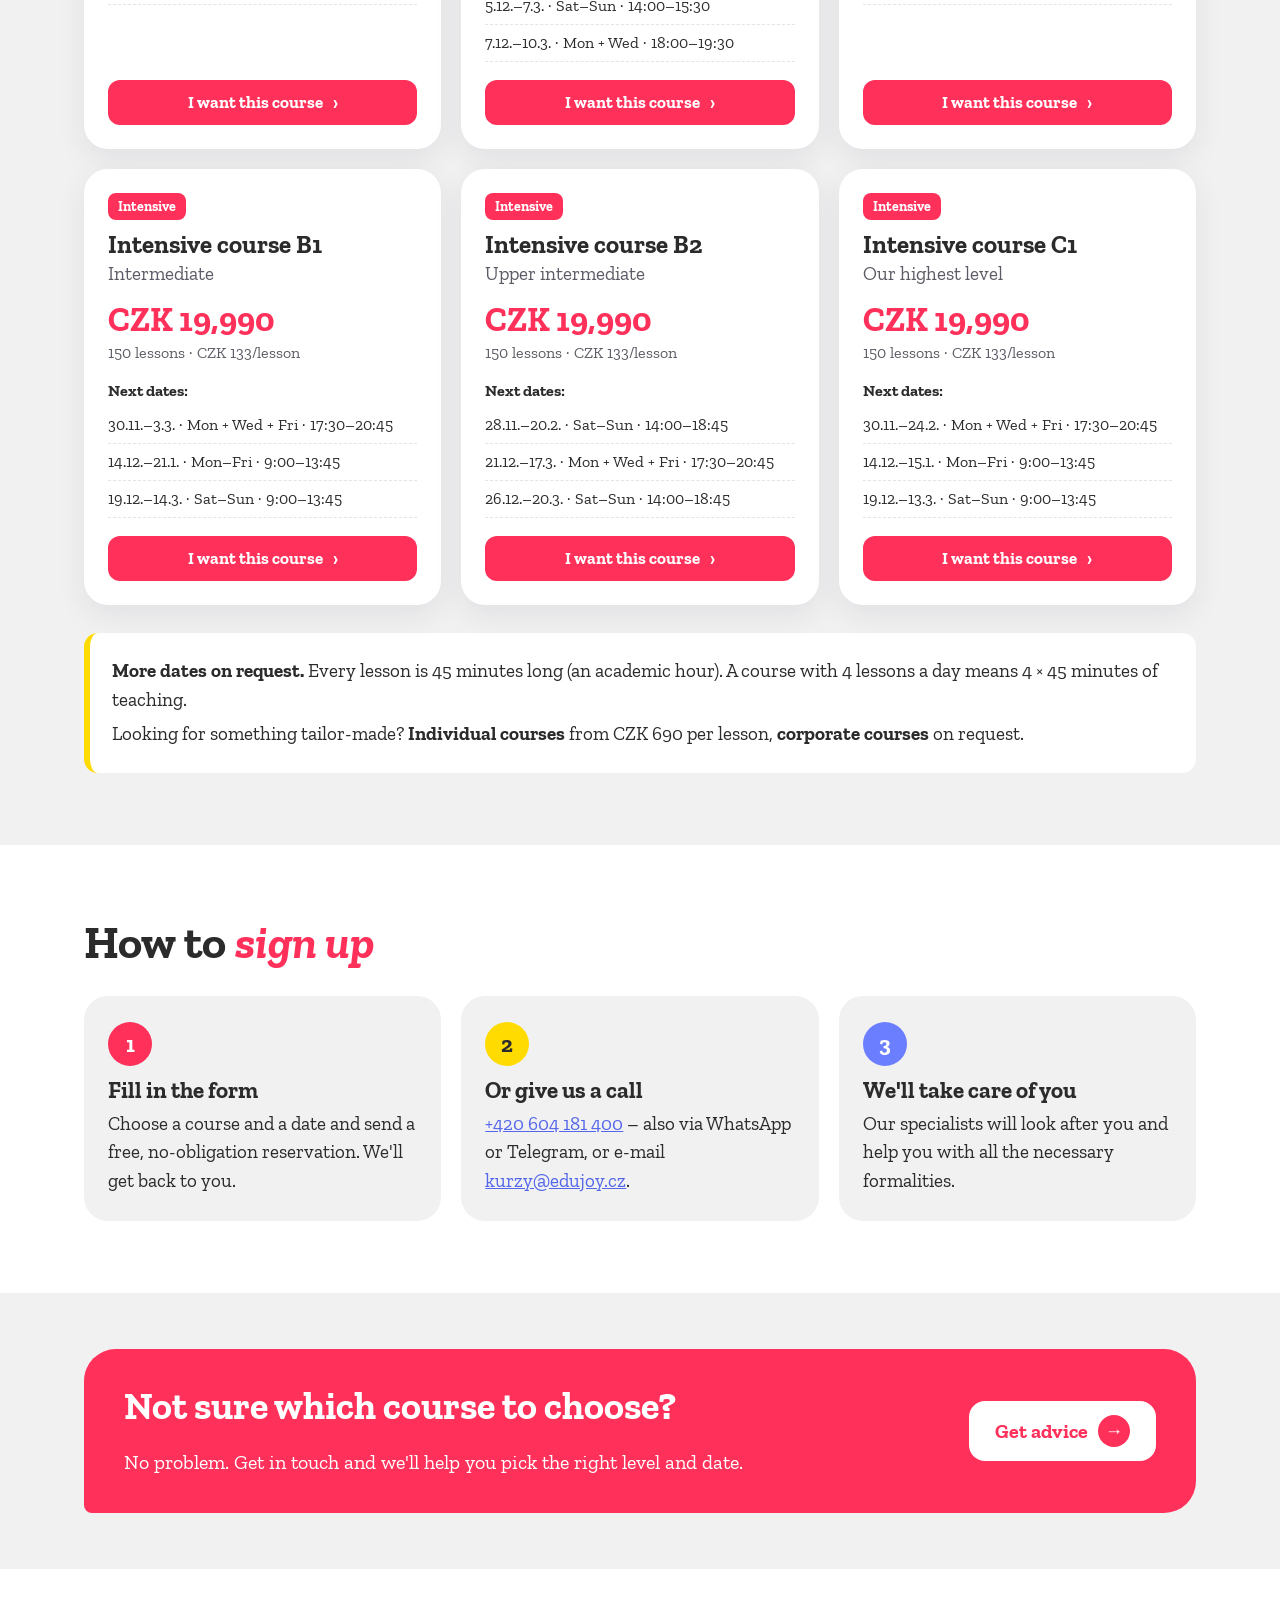
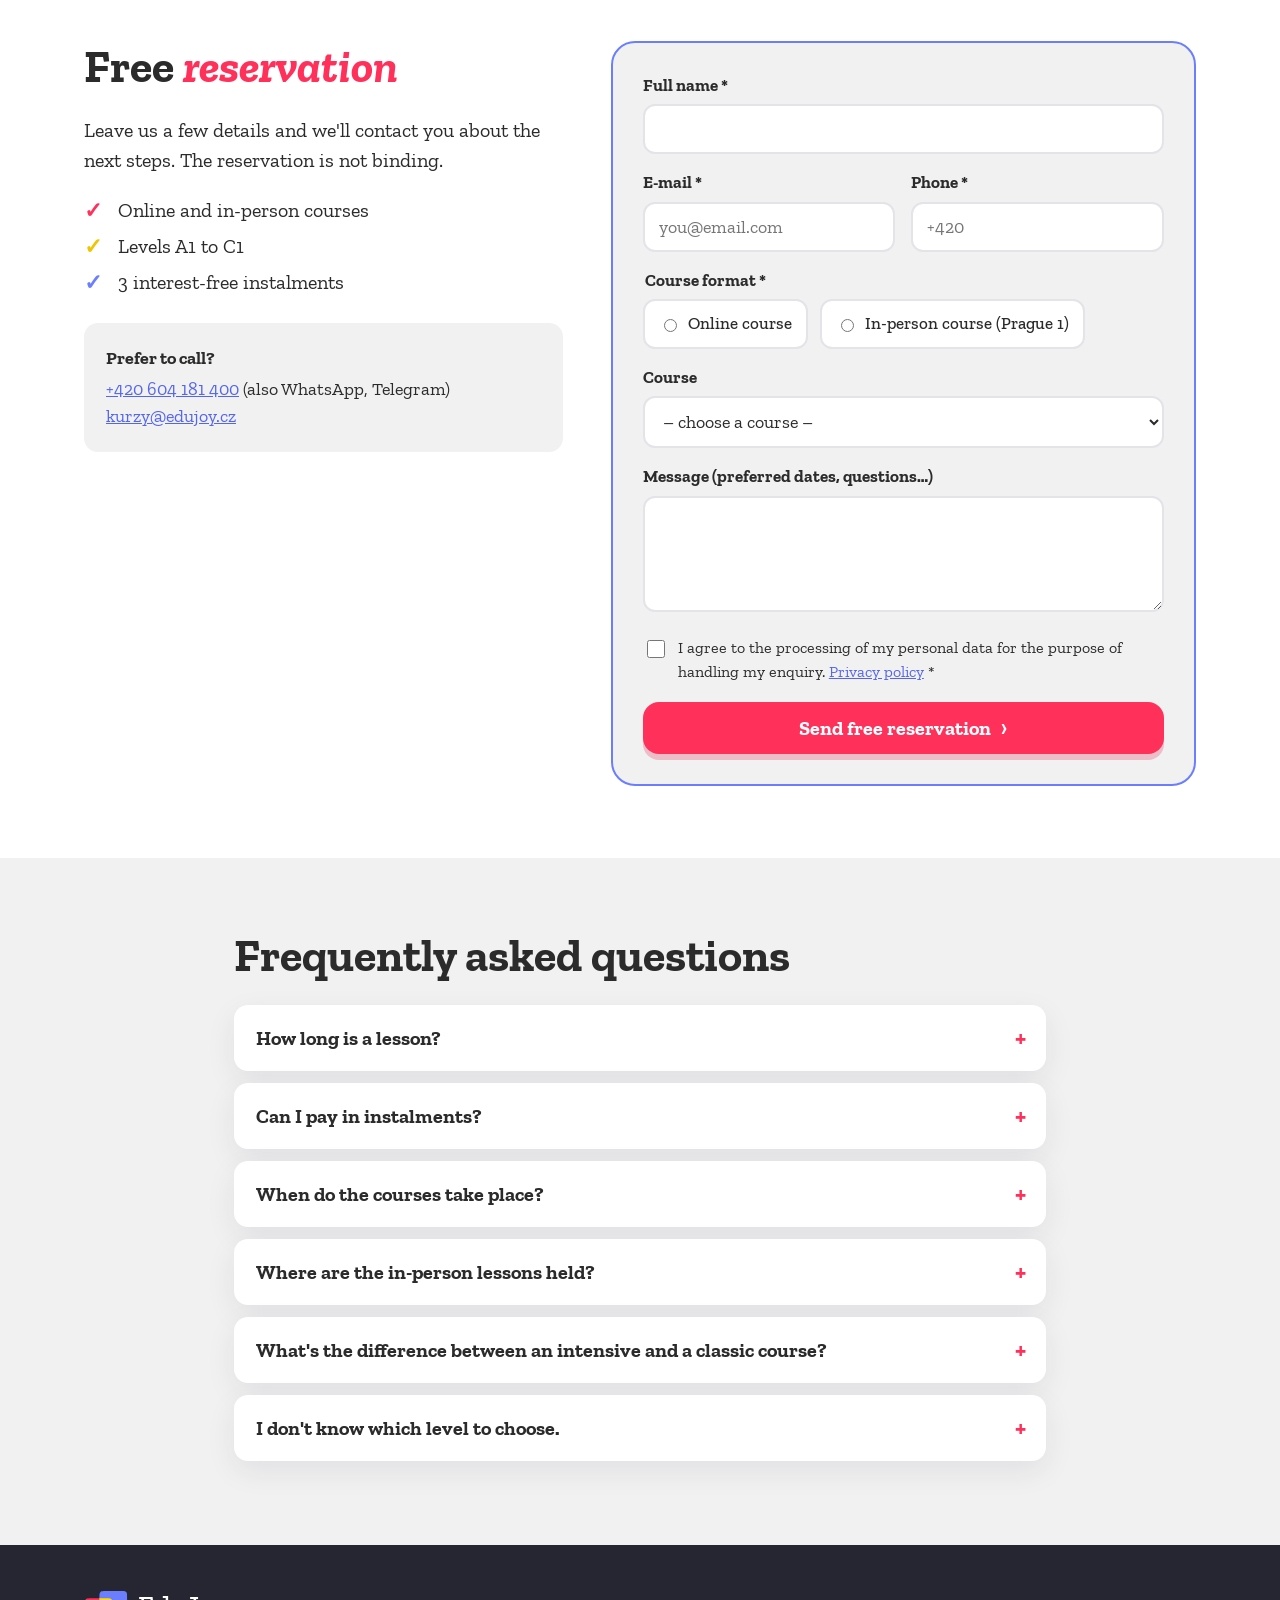
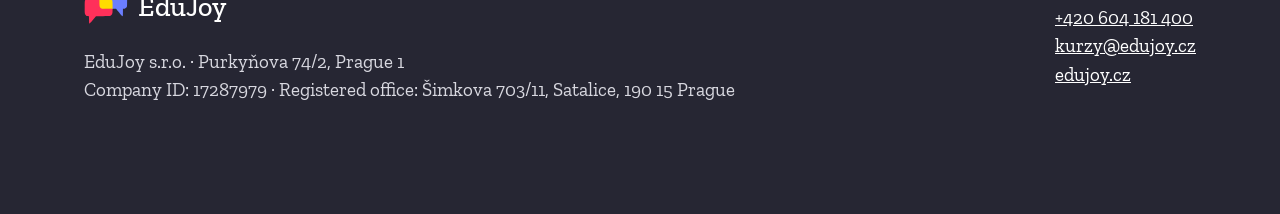
<file: en/index.html>
<!DOCTYPE html>
<html lang="en">
<head>
<meta charset="utf-8">
<meta name="viewport" content="width=device-width, initial-scale=1">
<title>Czech courses online and in Prague | EduJoy</title>
<meta name="description" content="Paid Czech language courses for foreigners, accredited by the Czech Ministry of Education – online or in person in central Prague. Small groups, experienced teachers, 3 interest-free instalments.">
<link rel="canonical" href="https://prehakmm.github.io/edujoy-landing/en/">
<link rel="alternate" hreflang="cs" href="https://prehakmm.github.io/edujoy-landing/">
<link rel="alternate" hreflang="en" href="https://prehakmm.github.io/edujoy-landing/en/">
<link rel="alternate" hreflang="ru" href="https://prehakmm.github.io/edujoy-landing/ru/">
<link rel="alternate" hreflang="uk" href="https://prehakmm.github.io/edujoy-landing/uk/">
<link rel="alternate" hreflang="x-default" href="https://prehakmm.github.io/edujoy-landing/">
<link rel="icon" href="../assets/img/logo-icon.svg" type="image/svg+xml">
<link rel="stylesheet" href="../assets/fonts.css">
<link rel="stylesheet" href="../assets/style.css">
</head>
<body>

<header class="header">
  <div class="wrap header__in">
    <a class="logo" href="#top" aria-label="EduJoy – home"><img src="../assets/img/logo-icon.svg" alt="" width="44" height="36"><span>EduJoy</span></a>
    <nav class="nav" aria-label="Main navigation">
      <a href="#proc">Why EduJoy</a>
      <a href="#forma">Online × in person</a>
      <a href="#kurzy">Courses & prices</a>
      <a href="#jak">How to sign up</a>
      <a href="#faq">FAQ</a>
    </nav>
    <nav class="lang" aria-label="Website language">
      <a href="../" hreflang="cs" lang="cs">CZ</a>
      <a href="../en/" hreflang="en" lang="en" class="is-active" aria-current="page">EN</a>
      <a href="../ru/" hreflang="ru" lang="ru">RU</a>
      <a href="../uk/" hreflang="uk" lang="uk">UA</a>
    </nav>
    <a class="btn btn--header" href="#prihlaska">Free reservation</a>
  </div>
</header>

<main id="top">
<section class="hero">
  <div class="wrap hero__in">
    <div class="hero__text">
      <p class="eyebrow">Czech courses for foreigners · accredited by the Ministry of Education</p>
      <h1>Learn Czech <em>online</em> or&nbsp;<em>in central Prague</em></h1>
      <p class="lead">Our goal is to get you understanding Czech as quickly as possible. We teach in small groups with experienced teachers – live online or in person in Purkyňova Street.</p>
      <ul class="checks">
        <li class="c-red">Ministry-accredited courses, levels A1 to C1</li>
        <li class="c-yellow">Mornings, evenings and weekends</li>
        <li class="c-blue">3 interest-free instalments</li>
      </ul>
      <div class="hero__cta">
        <a class="btn" href="#kurzy">Choose a course <span class="arrow">›</span></a>
        <a class="btn btn--ghost" href="#prihlaska">Free reservation <span class="arrow-circle">→</span></a>
      </div>
      <p class="hero__price">Courses from <strong>CZK 7,990</strong> · from CZK 129 per lesson</p>
    </div>
    <div class="hero__visual">
      <img src="../assets/img/hero-adult.webp" alt="Smiling Czech course student with a notebook and a speech bubble saying Ahoooj!" width="1010" height="955">
    </div>
  </div>
</section>

<section id="proc" class="section">
  <div class="wrap">
    <h2 class="h2">Why learn Czech with&nbsp;<em>EduJoy</em></h2>
    <div class="usp">
      <div class="usp__item"><span class="usp__ico ico-red">✓</span><h3>Ministry accreditation</h3><p>Czech language courses accredited by the Czech Ministry of Education (MŠMT).</p></div>
      <div class="usp__item"><span class="usp__ico ico-blue">✓</span><h3>Qualified teachers</h3><p>Taught by teachers with many years of experience.</p></div>
      <div class="usp__item"><span class="usp__ico ico-yellow">✓</span><h3>Small groups</h3><p>Room to speak, ask questions and get feedback.</p></div>
      <div class="usp__item"><span class="usp__ico ico-red">✓</span><h3>Times that suit you</h3><p>Morning, evening and weekend courses. We adapt the times to our students.</p></div>
      <div class="usp__item"><span class="usp__ico ico-blue">✓</span><h3>3 interest-free instalments</h3><p>Pay for your course in parts, at no extra cost.</p></div>
      <div class="usp__item"><span class="usp__ico ico-yellow">✓</span><h3>Help with paperwork</h3><p>Our specialists will help you sort out all the necessary formalities.</p></div>
    </div>
  </div>
</section>

<section id="forma" class="section section--white">
  <div class="wrap">
    <h2 class="h2">Choose how you want to <em>learn</em></h2>
    <div class="formats">
      <div class="format format--blue">
        <img class="sparkle" src="../assets/img/sparkle.svg" alt="">
        <h3>Online</h3>
        <p>Live online lessons in small groups. Learn from anywhere – mornings, evenings or weekends.</p>
        <ul class="checks checks--light">
          <li>Same levels and prices as in person</li>
          <li>No commuting</li>
          <li>Qualified teachers</li>
        </ul>
        <a class="btn btn--white" href="#kurzy" data-tab="online">Online dates <span class="arrow">›</span></a>
      </div>
      <div class="format format--red">
        <h3>In person in Prague</h3>
        <p>Lessons at EduJoy's own school: Purkyňova 74/2, Prague 1 – next to Národní třída metro station.</p>
        <ul class="checks checks--light">
          <li>Face-to-face with your teacher and group</li>
          <li>In the centre of Prague</li>
          <li>Morning, evening and weekend groups</li>
        </ul>
        <a class="btn btn--white btn--white-red" href="#kurzy" data-tab="prezencni">In-person dates <span class="arrow">›</span></a>
      </div>
    </div>
    <figure class="student">
      <img src="../assets/img/student.jpg" alt="Smiling student holding books" width="1000" height="615" loading="lazy">
    </figure>
  </div>
</section>

<section id="kurzy" class="section">
  <div class="wrap">
    <h2 class="h2">Courses & prices</h2>
    <p class="section__lead">Intensive courses for fast progress, classic courses for a steady pace. The price is the same online and in person – only the dates differ.</p>
    <div class="tabs" role="tablist" aria-label="Course format">
      <button class="tab is-active" role="tab" aria-selected="true" aria-controls="panel-online" id="tab-online" data-tab="online">Online</button>
      <button class="tab" role="tab" aria-selected="false" aria-controls="panel-prezencni" id="tab-prezencni" data-tab="prezencni">In person (Prague 1)</button>
    </div>
    <div class="panel" id="panel-online" role="tabpanel" aria-labelledby="tab-online">
      <h3 class="panel__title">Online courses</h3>
      <div class="courses">
<article class="course">
  <span class="tag tag--red">Intensive</span><h3>Intensive course A1</h3><p class="course__sub">Beginner</p>
  <p class="course__price"><strong>CZK 7,990</strong> <span>60 lessons · CZK 133/lesson</span></p>
  <p class="course__label">Next dates:</p><ul class="dates"><li>5.12.–3.1. · Sat–Sun · 9:00–13:45</li><li>15.12.–11.2. · Tue + Thu · 17:30–20:45</li><li>21.12.–8.1. · Mon–Fri · 9:00–12:15</li></ul>
  <a class="btn btn--small" href="#prihlaska" data-option="Intensive course A1" data-format="online">I want this course <span class="arrow">›</span></a>
</article>
<article class="course">
  <span class="tag tag--blue">Classic</span><h3>Classic course A2 / B1 / B2 / C1</h3><p class="course__sub">Slower pace, twice a week in the evening or at weekends</p>
  <p class="course__price"><strong>CZK 7,990</strong> <span>48 lessons · CZK 166/lesson</span></p>
  <p class="course__label">Next dates:</p><ul class="dates"><li>2.12.–5.3. · Wed + Fri · 19:00–20:30</li><li>5.12.–7.3. · Sat–Sun · 14:00–15:30</li><li>7.12.–10.3. · Mon + Wed · 18:00–19:30</li></ul>
  <a class="btn btn--small" href="#prihlaska" data-option="" data-format="online">I want this course <span class="arrow">›</span></a>
</article>
<article class="course">
  <span class="tag tag--red">Intensive</span><h3>Intensive course A2</h3><p class="course__sub">Elementary – follow-up</p>
  <p class="course__price"><strong>CZK 15,500</strong> <span>120 lessons · CZK 129/lesson</span></p>
  <p class="course__label">Next dates:</p><ul class="dates"><li>30.11.–30.12. · Mon–Fri · 9:00–13:45</li><li>14.12.–26.2. · Mon + Wed + Fri · 17:30–20:45</li><li>19.12.–27.2. · Sat–Sun · 9:00–13:45</li></ul>
  <a class="btn btn--small" href="#prihlaska" data-option="Intensive course A2" data-format="online">I want this course <span class="arrow">›</span></a>
</article>
<article class="course">
  <span class="tag tag--red">Intensive</span><h3>Intensive course B1</h3><p class="course__sub">Intermediate</p>
  <p class="course__price"><strong>CZK 19,990</strong> <span>150 lessons · CZK 133/lesson</span></p>
  <p class="course__label">Next dates:</p><ul class="dates"><li>30.11.–3.3. · Mon + Wed + Fri · 17:30–20:45</li><li>14.12.–21.1. · Mon–Fri · 9:00–13:45</li><li>19.12.–14.3. · Sat–Sun · 9:00–13:45</li></ul>
  <a class="btn btn--small" href="#prihlaska" data-option="Intensive course B1" data-format="online">I want this course <span class="arrow">›</span></a>
</article>
<article class="course">
  <span class="tag tag--red">Intensive</span><h3>Intensive course B2</h3><p class="course__sub">Upper intermediate</p>
  <p class="course__price"><strong>CZK 19,990</strong> <span>150 lessons · CZK 133/lesson</span></p>
  <p class="course__label">Next dates:</p><ul class="dates"><li>28.11.–20.2. · Sat–Sun · 14:00–18:45</li><li>21.12.–17.3. · Mon + Wed + Fri · 17:30–20:45</li><li>26.12.–20.3. · Sat–Sun · 14:00–18:45</li></ul>
  <a class="btn btn--small" href="#prihlaska" data-option="Intensive course B2" data-format="online">I want this course <span class="arrow">›</span></a>
</article>
<article class="course">
  <span class="tag tag--red">Intensive</span><h3>Intensive course C1</h3><p class="course__sub">Our highest level</p>
  <p class="course__price"><strong>CZK 19,990</strong> <span>150 lessons · CZK 133/lesson</span></p>
  <p class="course__label">Next dates:</p><ul class="dates"><li>30.11.–24.2. · Mon + Wed + Fri · 17:30–20:45</li><li>14.12.–15.1. · Mon–Fri · 9:00–13:45</li><li>19.12.–13.3. · Sat–Sun · 9:00–13:45</li></ul>
  <a class="btn btn--small" href="#prihlaska" data-option="Intensive course C1" data-format="online">I want this course <span class="arrow">›</span></a>
</article>
      </div>
    </div>
    <div class="panel" id="panel-prezencni" role="tabpanel" aria-labelledby="tab-prezencni">
      <h3 class="panel__title">In-person courses · Purkyňova 74/2, Prague 1</h3>
      <div class="courses">
<article class="course">
  <span class="tag tag--red">Intensive</span><h3>Intensive course A1</h3><p class="course__sub">Beginner</p>
  <p class="course__price"><strong>CZK 7,990</strong> <span>60 lessons · CZK 133/lesson</span></p>
  <p class="course__label">Next dates:</p><ul class="dates"><li>5.12.–3.1. · Sat–Sun · 9:00–13:45</li><li>15.12.–9.2. · Tue + Thu · 17:30–20:45</li><li>21.12.–8.1. · Mon–Fri · 9:00–12:15</li></ul>
  <a class="btn btn--small" href="#prihlaska" data-option="Intensive course A1" data-format="prezencni">I want this course <span class="arrow">›</span></a>
</article>
<article class="course">
  <span class="tag tag--blue">Classic</span><h3>Classic course A2 / B1 / B2 / C1</h3><p class="course__sub">Slower pace, twice a week in the evening or at weekends</p>
  <p class="course__price"><strong>CZK 7,990</strong> <span>48 lessons · CZK 166/lesson</span></p>
  <p class="course__label">Next dates:</p><ul class="dates"><li>2.12.–5.3. · Wed + Fri · 19:00–20:30</li><li>5.12.–7.3. · Sat–Sun · 14:00–15:30</li><li>7.12.–10.3. · Mon + Wed · 18:00–19:30</li></ul>
  <a class="btn btn--small" href="#prihlaska" data-option="" data-format="prezencni">I want this course <span class="arrow">›</span></a>
</article>
<article class="course">
  <span class="tag tag--red">Intensive</span><h3>Intensive course A2</h3><p class="course__sub">Elementary – follow-up</p>
  <p class="course__price"><strong>CZK 15,500</strong> <span>120 lessons · CZK 129/lesson</span></p>
  <p class="course__label">Next dates:</p><ul class="dates"><li>5.12.–7.2. · Sat–Sun · 14:00–18:45</li><li>14.12.–13.1. · Mon–Fri · 9:00–13:45</li><li>21.12.–3.3. · Mon + Wed + Fri · 17:30–20:45</li></ul>
  <a class="btn btn--small" href="#prihlaska" data-option="Intensive course A2" data-format="prezencni">I want this course <span class="arrow">›</span></a>
</article>
<article class="course">
  <span class="tag tag--red">Intensive</span><h3>Intensive course B1</h3><p class="course__sub">Intermediate</p>
  <p class="course__price"><strong>CZK 19,990</strong> <span>150 lessons · CZK 133/lesson</span></p>
  <p class="course__label">Next dates:</p><ul class="dates"><li>7.12.–8.3. · Mon + Wed + Fri · 17:30–20:45</li><li>7.12.–13.1. · Mon–Fri · 9:00–13:45</li><li>12.12.–6.3. · Sat–Sun · 14:00–18:45</li></ul>
  <a class="btn btn--small" href="#prihlaska" data-option="Intensive course B1" data-format="prezencni">I want this course <span class="arrow">›</span></a>
</article>
<article class="course">
  <span class="tag tag--red">Intensive</span><h3>Intensive course B2</h3><p class="course__sub">Upper intermediate</p>
  <p class="course__price"><strong>CZK 19,990</strong> <span>150 lessons · CZK 133/lesson</span></p>
  <p class="course__label">Next dates:</p><ul class="dates"><li>28.11.–20.2. · Sat–Sun · 14:00–18:45</li><li>21.12.–17.3. · Mon + Wed + Fri · 17:30–20:45</li><li>26.12.–20.3. · Sat–Sun · 14:00–18:45</li></ul>
  <a class="btn btn--small" href="#prihlaska" data-option="Intensive course B2" data-format="prezencni">I want this course <span class="arrow">›</span></a>
</article>
<article class="course">
  <span class="tag tag--red">Intensive</span><h3>Intensive course C1</h3><p class="course__sub">Our highest level</p>
  <p class="course__price"><strong>CZK 19,990</strong> <span>150 lessons · CZK 133/lesson</span></p>
  <p class="course__label">Next dates:</p><ul class="dates"><li>14.12.–15.1. · Mon–Fri · 9:00–13:45</li><li>14.12.–10.3. · Mon + Wed + Fri · 17:30–20:45</li><li>19.12.–13.3. · Sat–Sun · 14:00–18:45</li></ul>
  <a class="btn btn--small" href="#prihlaska" data-option="Intensive course C1" data-format="prezencni">I want this course <span class="arrow">›</span></a>
</article>
      </div>
    </div>
    <div class="notes">
      <p><strong>More dates on request.</strong> Every lesson is 45&nbsp;minutes long (an academic hour). A course with 4&nbsp;lessons a day means 4&nbsp;×&nbsp;45&nbsp;minutes of teaching.</p>
      <p>Looking for something tailor-made? <strong>Individual courses</strong> from CZK 690 per lesson, <strong>corporate courses</strong> on request.</p>
    </div>
  </div>
</section>

<section id="jak" class="section section--white">
  <div class="wrap">
    <h2 class="h2">How to <em>sign up</em></h2>
    <ol class="steps">
      <li><span class="steps__n">1</span><h3>Fill in the form</h3><p>Choose a course and a date and send a free, no-obligation reservation. We'll get back to you.</p></li>
      <li><span class="steps__n">2</span><h3>Or give us a call</h3><p><a href="tel:+420604181400">+420 604 181 400</a> – also via WhatsApp or Telegram, or e-mail <a href="mailto:kurzy@edujoy.cz">kurzy@edujoy.cz</a>.</p></li>
      <li><span class="steps__n">3</span><h3>We'll take care of you</h3><p>Our specialists will look after you and help you with all the necessary formalities.</p></li>
    </ol>
  </div>
</section>

<section class="section cta-band-wrap">
  <div class="wrap">
    <div class="cta-band">
      <div>
        <h2>Not sure which course to choose?</h2>
        <p>No problem. Get in touch and we'll help you pick the right level and date.</p>
      </div>
      <a class="btn btn--white btn--white-red" href="#prihlaska">Get advice <span class="arrow-circle arrow-circle--red">→</span></a>
    </div>
  </div>
</section>

<section id="prihlaska" class="section section--white">
  <div class="wrap form-wrap">
    <div class="form-intro">
      <h2 class="h2">Free <em>reservation</em></h2>
      <p>Leave us a few details and we'll contact you about the next steps. The reservation is not binding.</p>
      <ul class="checks">
        <li class="c-red">Online and in-person courses</li>
        <li class="c-yellow">Levels A1 to C1</li>
        <li class="c-blue">3 interest-free instalments</li>
      </ul>
      <div class="contact-box">
        <p><strong>Prefer to call?</strong></p>
        <p><a href="tel:+420604181400">+420 604 181 400</a> (also WhatsApp, Telegram)<br><a href="mailto:kurzy@edujoy.cz">kurzy@edujoy.cz</a></p>
      </div>
    </div>

    <!-- TODO: doplnit action URL formuláře (endpoint CRM / Ecomail / Make / PHP skript). Nyní se data nikam neodesílají. -->
    <form class="form" id="lead-form" action="#TODO-ACTION-URL" method="post" novalidate data-msg-classic="I&#x27;m interested in a classic course, level: ">
      <input type="hidden" name="lang" value="en">
      <div class="field">
        <label for="f-name">Full name *</label>
        <input id="f-name" name="name" type="text" autocomplete="name" required>
      </div>
      <div class="field-row">
        <div class="field">
          <label for="f-email">E-mail *</label>
          <input id="f-email" name="email" type="email" autocomplete="email" placeholder="you@email.com" required>
        </div>
        <div class="field">
          <label for="f-phone">Phone *</label>
          <input id="f-phone" name="phone" type="tel" autocomplete="tel" placeholder="+420" required>
        </div>
      </div>
      <fieldset class="field">
        <legend>Course format *</legend>
        <div class="choice">
          <label class="choice__opt"><input type="radio" name="format" value="online" required> <span>Online course</span></label>
          <label class="choice__opt"><input type="radio" name="format" value="prezencni"> <span>In-person course (Prague 1)</span></label>
        </div>
      </fieldset>
      <div class="field">
        <label for="f-course">Course</label>
        <select id="f-course" name="course">
          <option value="">– choose a course –</option>
          <option>Intensive course A1</option>
          <option>Intensive course A2</option>
          <option>Intensive course B1</option>
          <option>Intensive course B2</option>
          <option>Intensive course C1</option>
          <option>Classic course A2</option>
          <option>Classic course B1</option>
          <option>Classic course B2</option>
          <option>Classic course C1</option>
          <option>Individual course</option>
          <option>Not sure yet – please advise me</option>
        </select>
      </div>
      <div class="field">
        <label for="f-msg">Message (preferred dates, questions…)</label>
        <textarea id="f-msg" name="message" rows="4" placeholder=""></textarea>
      </div>
      <label class="consent"><input type="checkbox" name="gdpr" required> <span>I agree to the processing of my personal data for the purpose of handling my enquiry. <a href="#TODO-GDPR-URL">Privacy policy</a> *</span></label>
      <p class="form__error" id="form-error" hidden>Please fill in all required fields marked with an asterisk.</p>
      <button class="btn btn--block" type="submit">Send free reservation <span class="arrow">›</span></button>
    </form>
    <div class="thanks" id="thanks" hidden tabindex="-1">
      <img src="../assets/img/logo-icon.svg" alt="" width="64" height="52">
      <h3>Thank you, we've got it!</h3>
      <p>We have received your reservation and will be in touch soon. In a hurry? Call <a href="tel:+420604181400">+420 604 181 400</a>.</p>
    </div>
  </div>
</section>

<section id="faq" class="section">
  <div class="wrap faq">
    <h2 class="h2">Frequently asked questions</h2>
    <details><summary>How long is a lesson?</summary><p>Every lesson is 45 minutes long (an academic hour). A course with 4 lessons a day means 4 × 45 minutes of teaching.</p></details>
    <details><summary>Can I pay in instalments?</summary><p>Yes, classic online and in-person courses can be paid in 3 instalments at no extra cost.</p></details>
    <details><summary>When do the courses take place?</summary><p>On weekdays in the morning and evening; weekend courses are available too. We adapt course times to our students' schedules.</p></details>
    <details><summary>Where are the in-person lessons held?</summary><p>At the EduJoy school, Purkyňova 74/2, Prague 1, next to Národní třída metro station.</p></details>
    <details><summary>What's the difference between an intensive and a classic course?</summary><p>Intensive courses have 60–150 lessons and run several times a week or daily. Classic courses have 48 lessons – twice a week, 2 lessons at a time.</p></details>
    <details><summary>I don't know which level to choose.</summary><p>No problem. Call us on +420 604 181 400 or fill in the form and we'll help you choose.</p></details>
  </div>
</section>
</main>

<footer class="footer">
  <div class="wrap footer__in">
    <div>
      <a class="logo logo--light" href="#top"><img src="../assets/img/logo-icon.svg" alt="" width="40" height="32"><span>EduJoy</span></a>
      <p>EduJoy s.r.o. · Purkyňova 74/2, Prague 1<br>Company ID: 17287979 · Registered office: Šimkova 703/11, Satalice, 190 15 Prague</p>
    </div>
    <div>
      <p><a href="tel:+420604181400">+420 604 181 400</a><br><a href="mailto:kurzy@edujoy.cz">kurzy@edujoy.cz</a><br><a href="https://edujoy.cz/">edujoy.cz</a></p>
    </div>
  </div>
</footer>

<a class="sticky-cta" href="#prihlaska">Free reservation <span class="arrow">›</span></a>

<script src="../assets/main.js"></script>
</body>
</html>
</file>
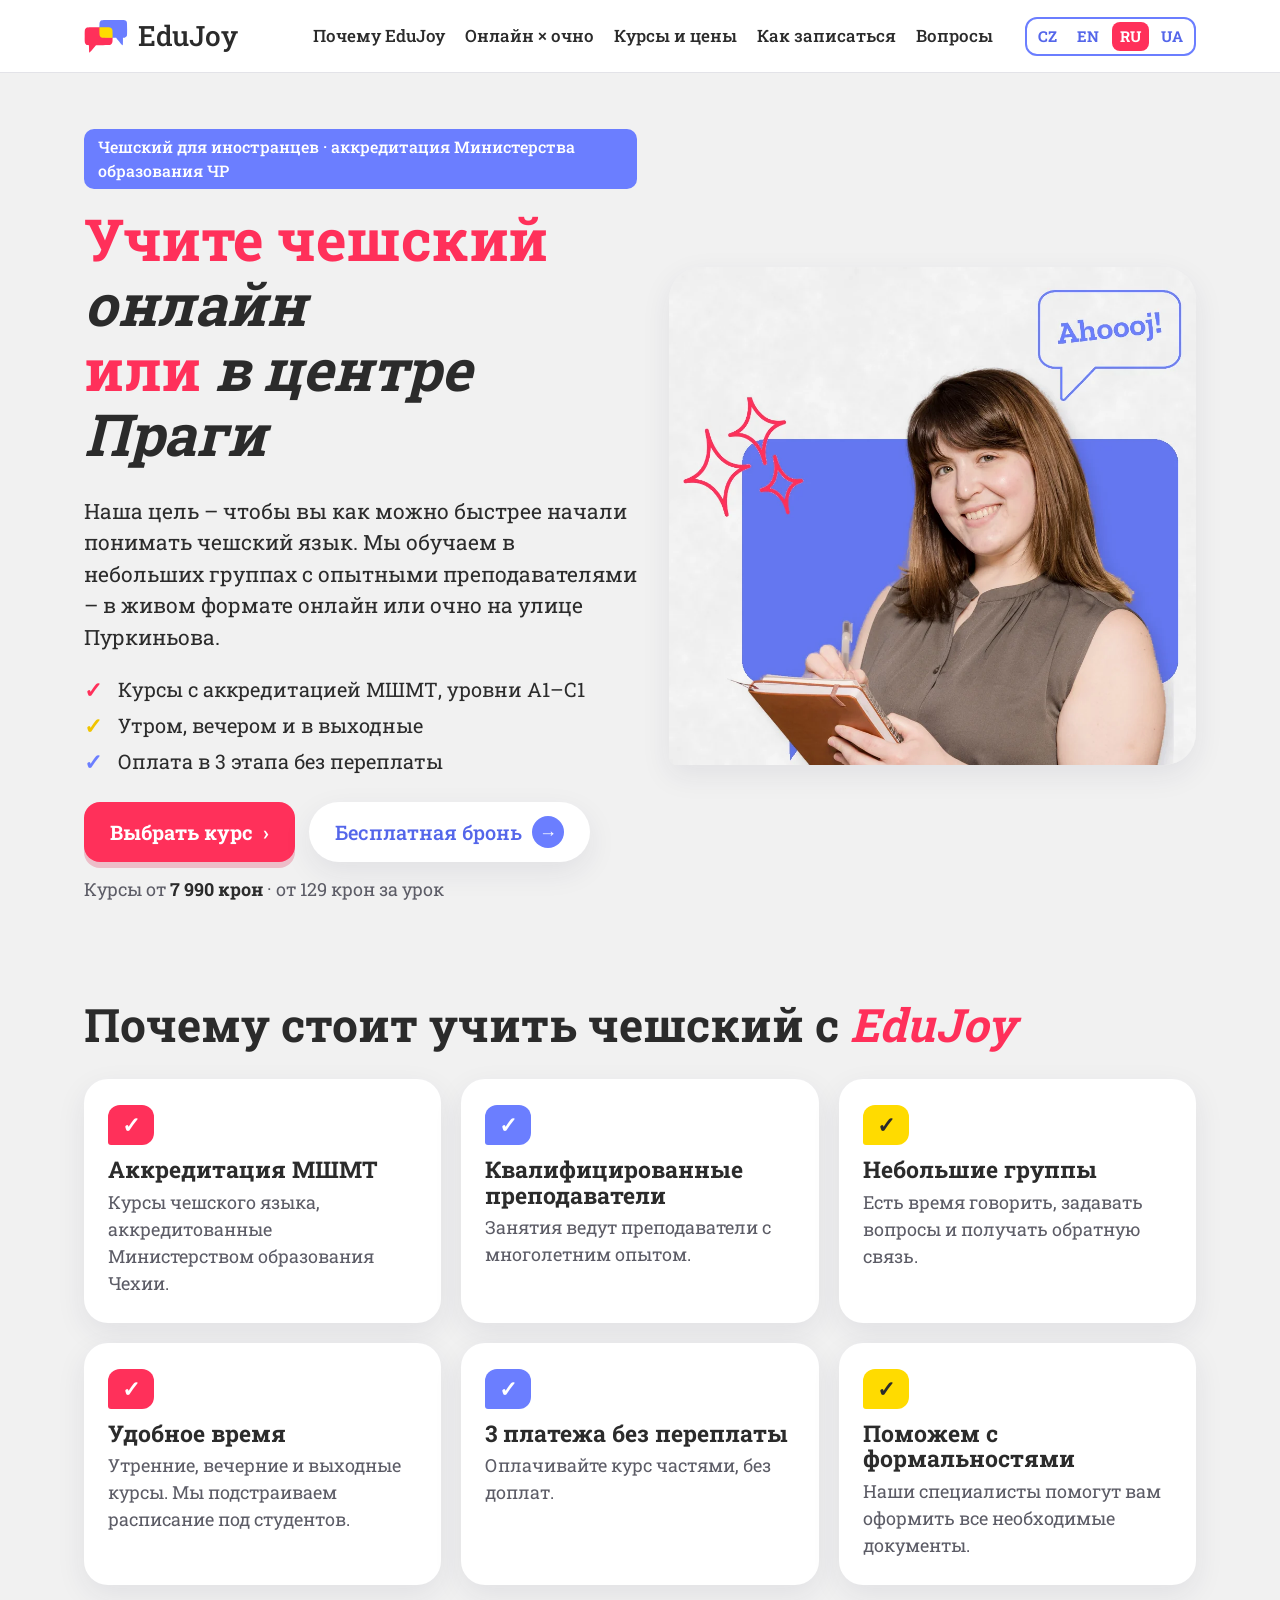
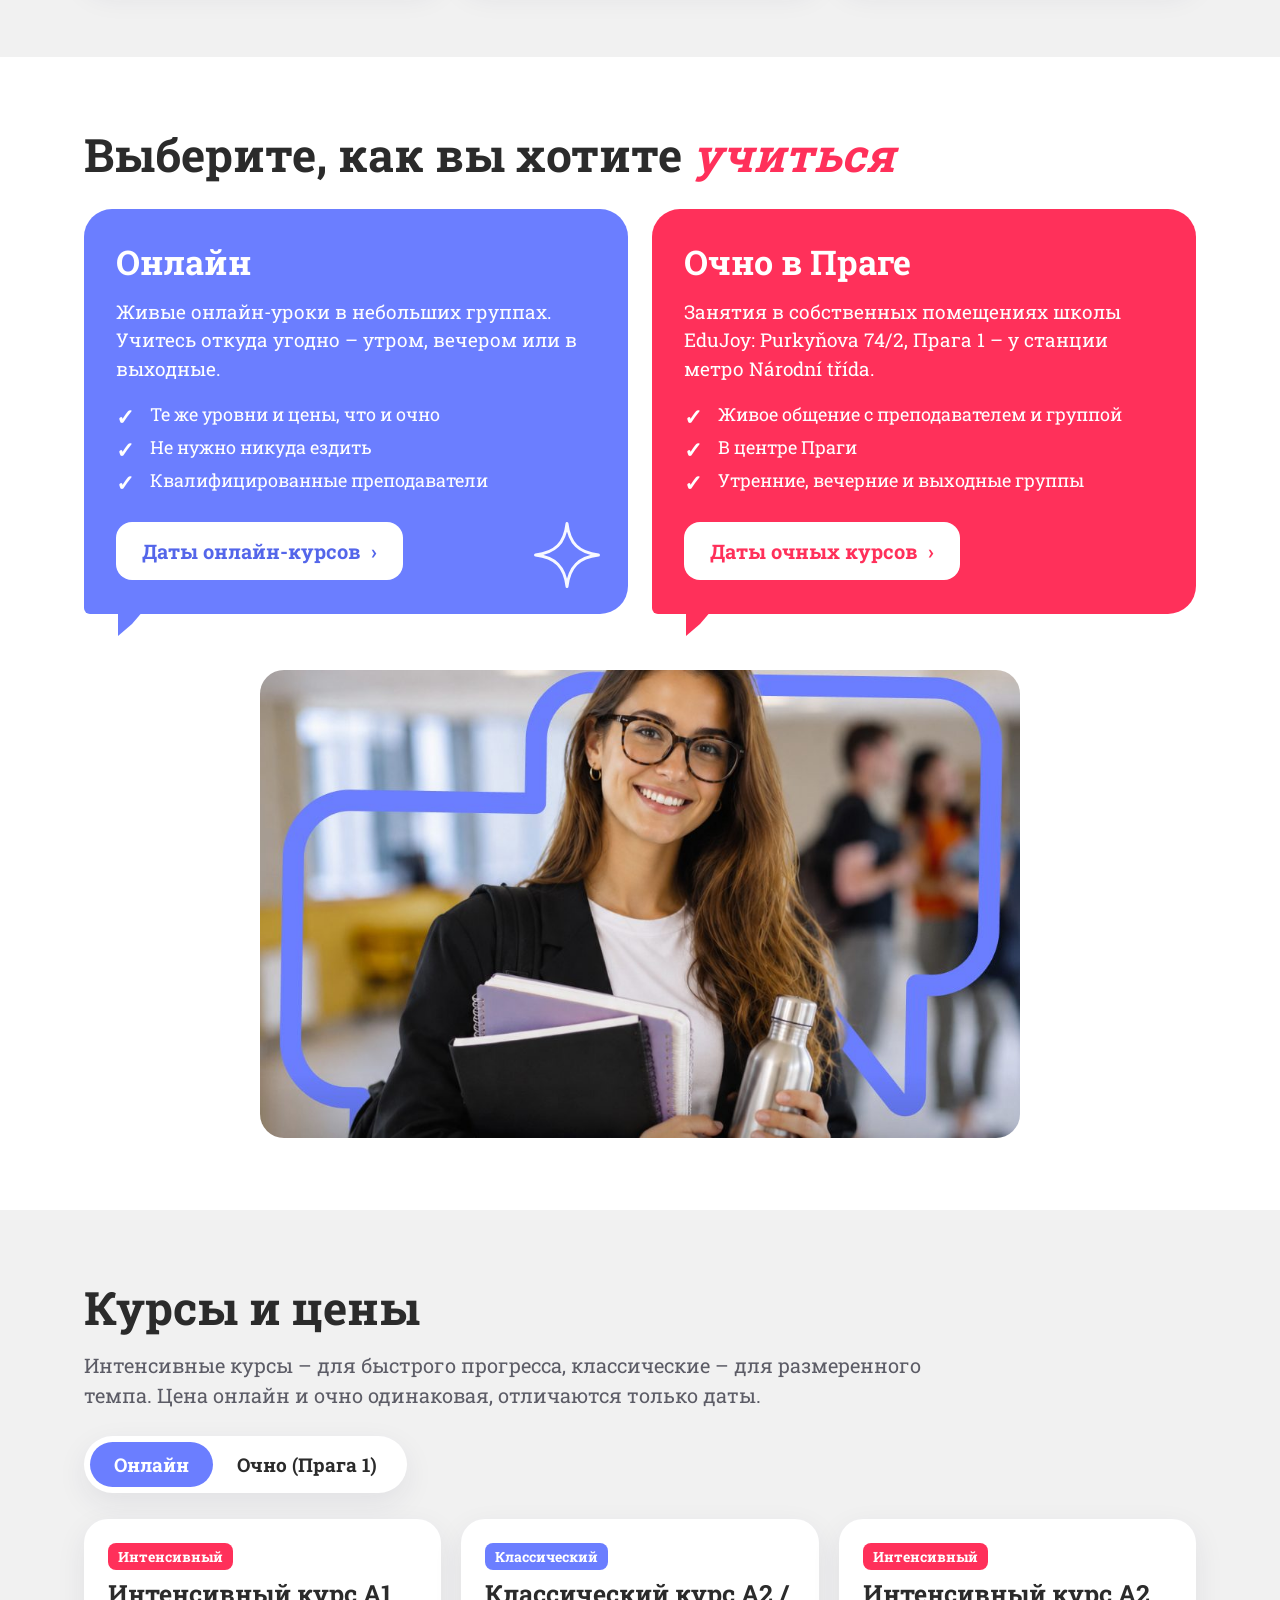
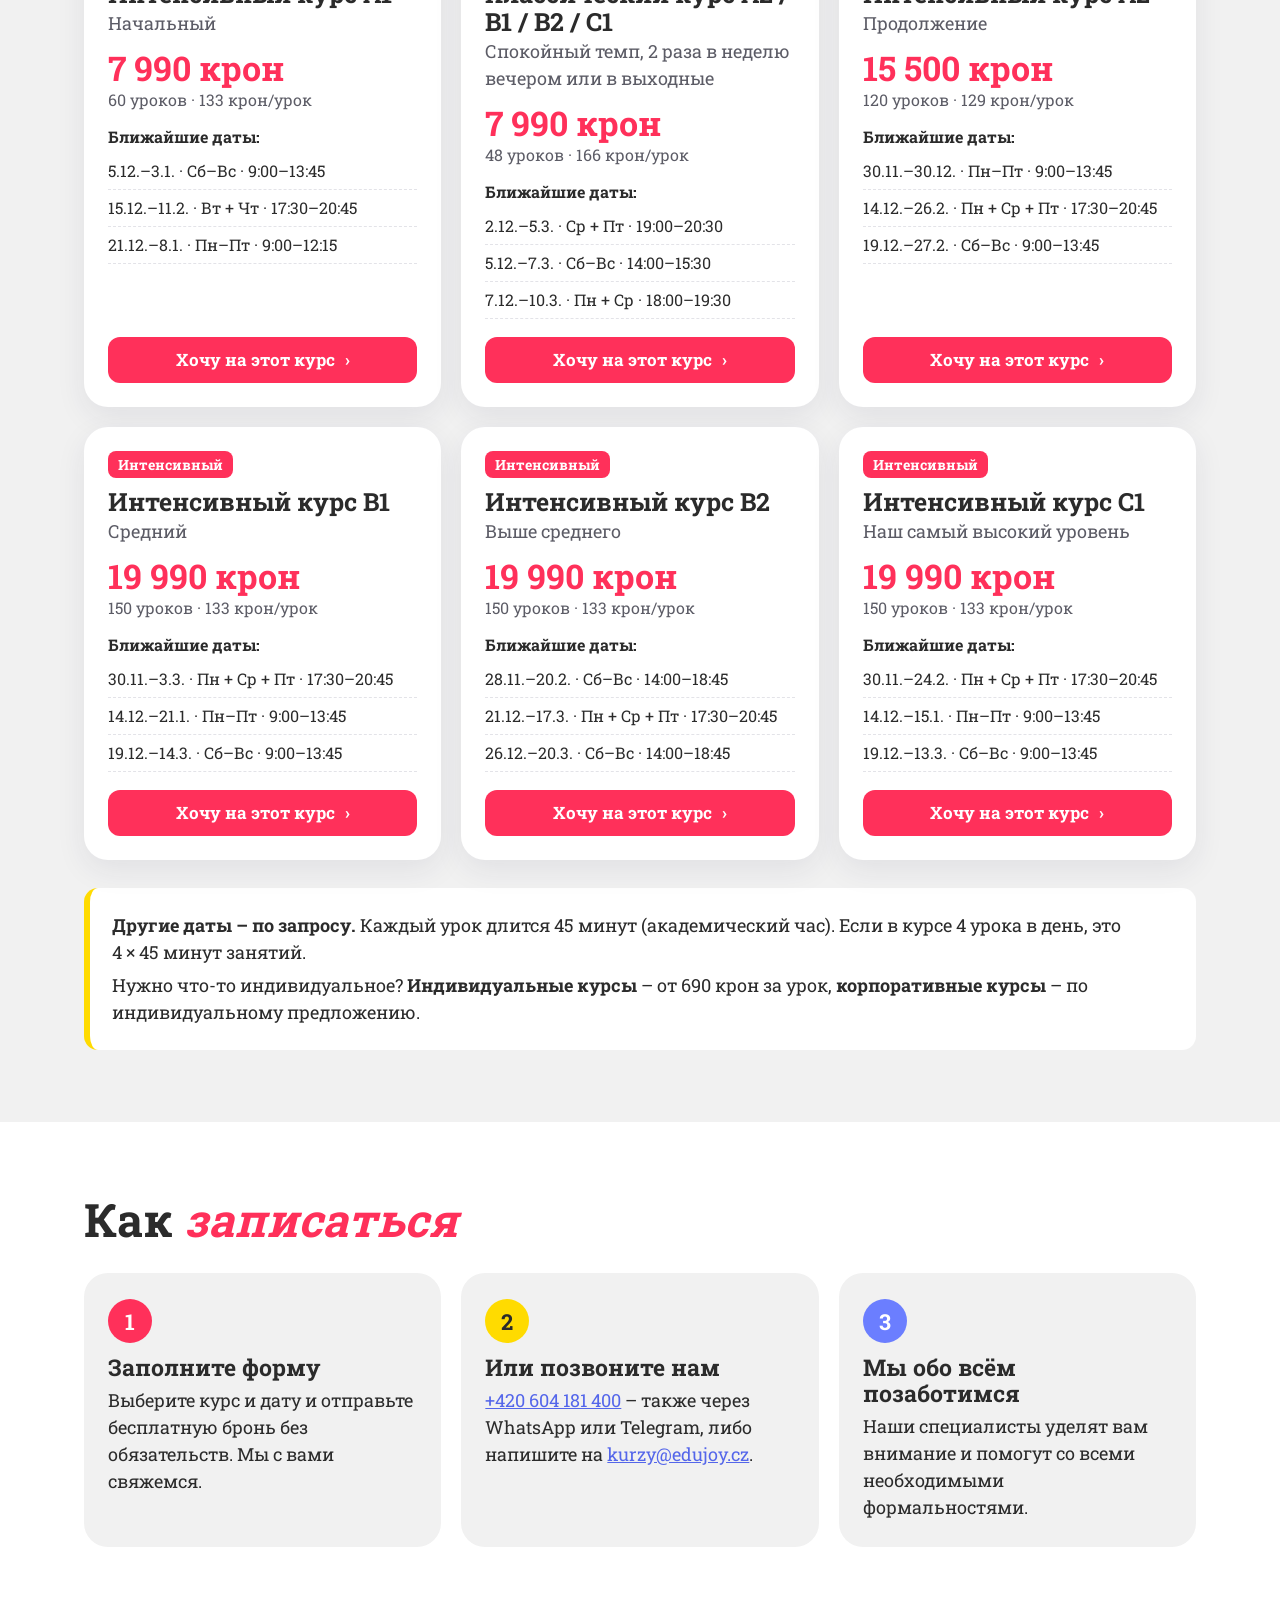
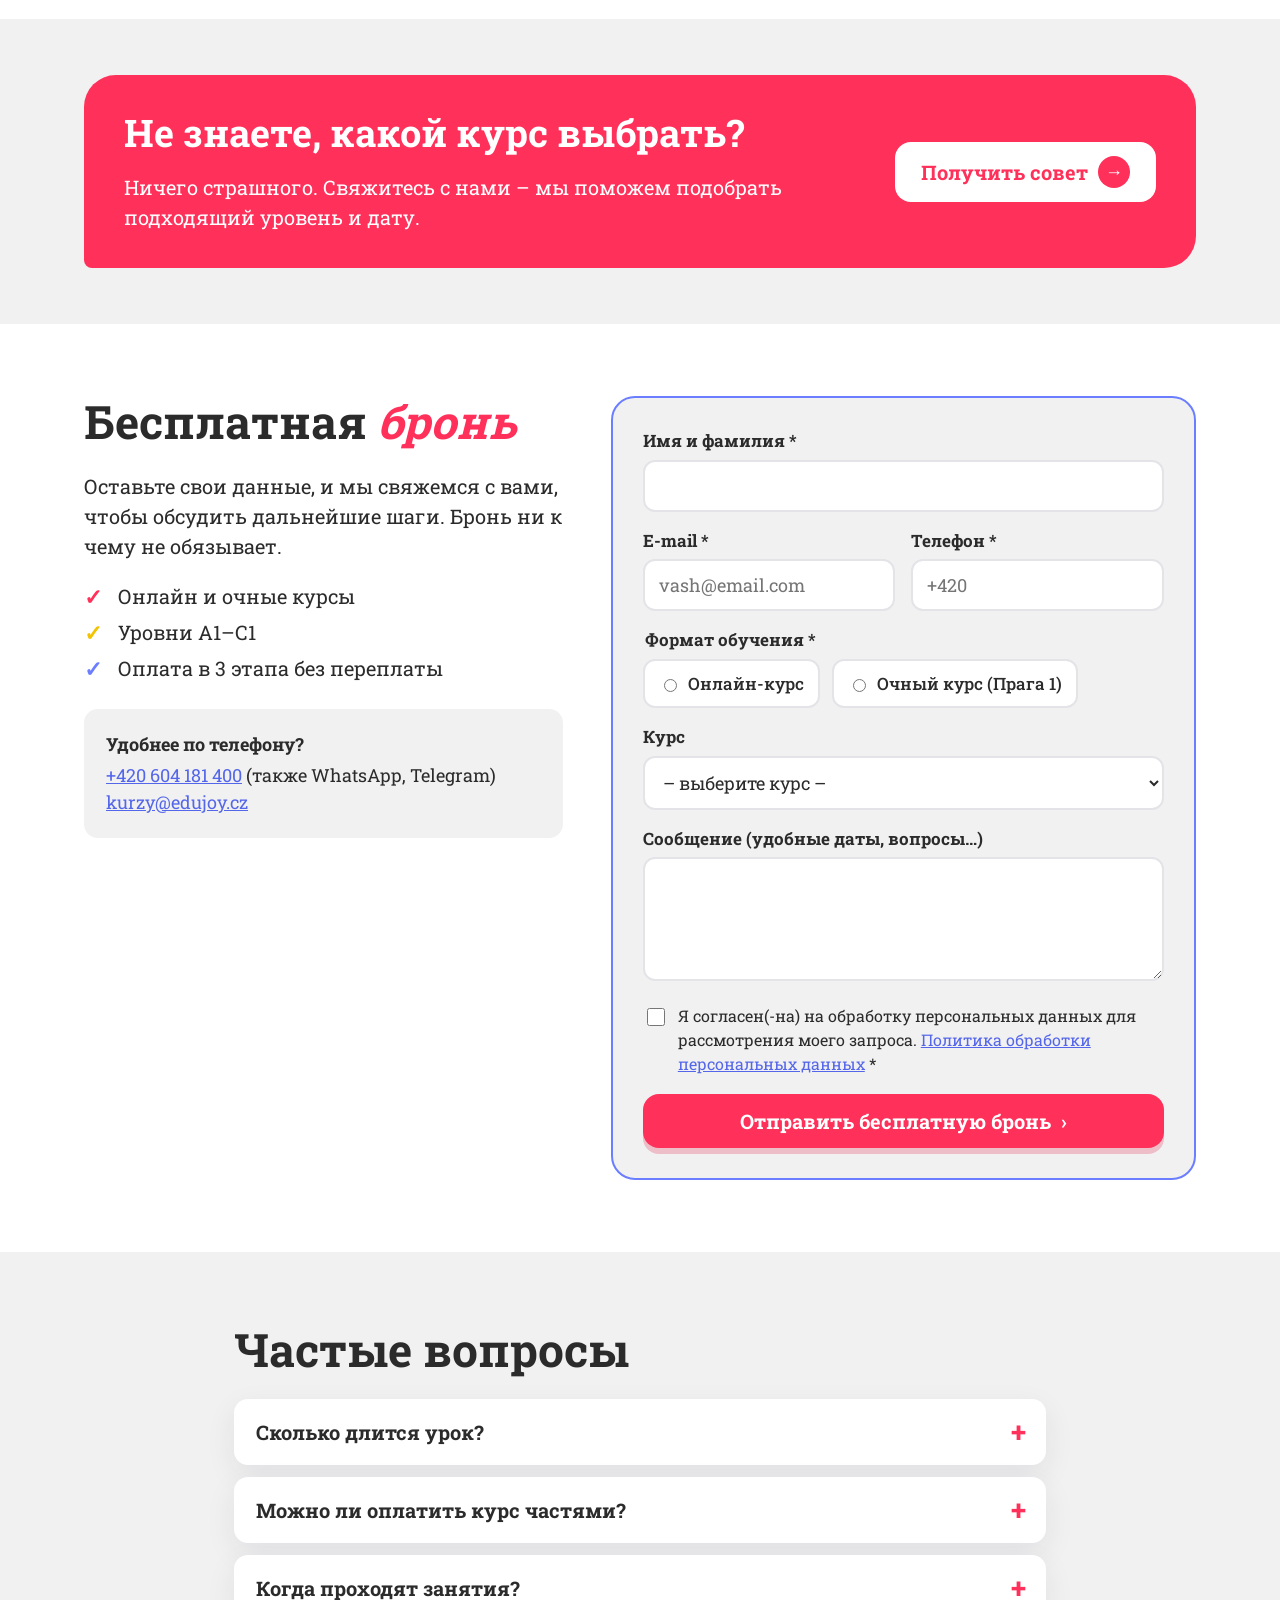
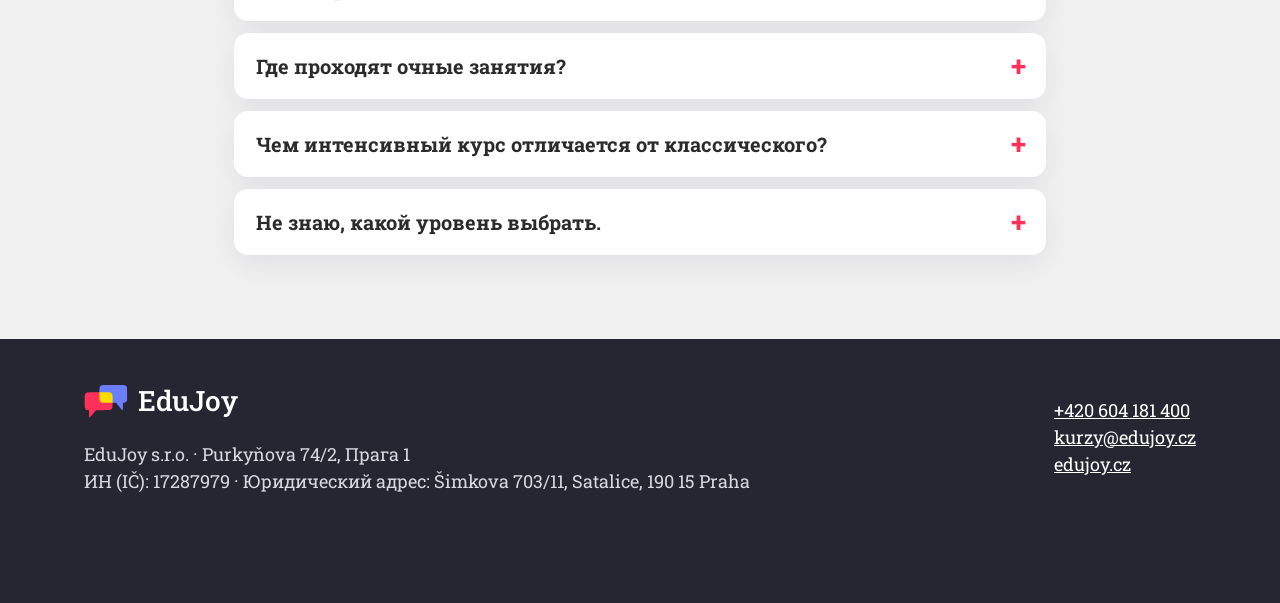
<file: ru/index.html>
<!DOCTYPE html>
<html lang="ru">
<head>
<meta charset="utf-8">
<meta name="viewport" content="width=device-width, initial-scale=1">
<title>Курсы чешского языка онлайн и в Праге | EduJoy</title>
<meta name="description" content="Платные курсы чешского языка для иностранцев, аккредитованные Министерством образования ЧР, – онлайн или очно в центре Праги. Небольшие группы, опытные преподаватели, оплата в 3 этапа без переплаты.">
<link rel="canonical" href="https://prehakmm.github.io/edujoy-landing/ru/">
<link rel="alternate" hreflang="cs" href="https://prehakmm.github.io/edujoy-landing/">
<link rel="alternate" hreflang="en" href="https://prehakmm.github.io/edujoy-landing/en/">
<link rel="alternate" hreflang="ru" href="https://prehakmm.github.io/edujoy-landing/ru/">
<link rel="alternate" hreflang="uk" href="https://prehakmm.github.io/edujoy-landing/uk/">
<link rel="alternate" hreflang="x-default" href="https://prehakmm.github.io/edujoy-landing/">
<link rel="icon" href="../assets/img/logo-icon.svg" type="image/svg+xml">
<link rel="stylesheet" href="../assets/fonts-cyrillic.css">
<link rel="stylesheet" href="../assets/style.css">
</head>
<body>

<header class="header">
  <div class="wrap header__in">
    <a class="logo" href="#top" aria-label="EduJoy – главная"><img src="../assets/img/logo-icon.svg" alt="" width="44" height="36"><span>EduJoy</span></a>
    <nav class="nav" aria-label="Основная навигация">
      <a href="#proc">Почему EduJoy</a>
      <a href="#forma">Онлайн × очно</a>
      <a href="#kurzy">Курсы и цены</a>
      <a href="#jak">Как записаться</a>
      <a href="#faq">Вопросы</a>
    </nav>
    <nav class="lang" aria-label="Язык сайта">
      <a href="../" hreflang="cs" lang="cs">CZ</a>
      <a href="../en/" hreflang="en" lang="en">EN</a>
      <a href="../ru/" hreflang="ru" lang="ru" class="is-active" aria-current="page">RU</a>
      <a href="../uk/" hreflang="uk" lang="uk">UA</a>
    </nav>
    <a class="btn btn--header" href="#prihlaska">Бесплатная бронь</a>
  </div>
</header>

<main id="top">
<section class="hero">
  <div class="wrap hero__in">
    <div class="hero__text">
      <p class="eyebrow">Чешский для иностранцев · аккредитация Министерства образования ЧР</p>
      <h1>Учите чешский <em>онлайн</em> или&nbsp;<em>в&nbsp;центре Праги</em></h1>
      <p class="lead">Наша цель – чтобы вы как можно быстрее начали понимать чешский язык. Мы обучаем в небольших группах с опытными преподавателями – в живом формате онлайн или очно на улице Пуркиньова.</p>
      <ul class="checks">
        <li class="c-red">Курсы с аккредитацией МШМТ, уровни A1–C1</li>
        <li class="c-yellow">Утром, вечером и в выходные</li>
        <li class="c-blue">Оплата в 3 этапа без переплаты</li>
      </ul>
      <div class="hero__cta">
        <a class="btn" href="#kurzy">Выбрать курс <span class="arrow">›</span></a>
        <a class="btn btn--ghost" href="#prihlaska">Бесплатная бронь <span class="arrow-circle">→</span></a>
      </div>
      <p class="hero__price">Курсы от <strong>7 990 крон</strong> · от 129 крон за урок</p>
    </div>
    <div class="hero__visual">
      <img src="../assets/img/hero-adult.webp" alt="Улыбающаяся студентка курса чешского языка с блокнотом и облачко с надписью Ahoooj!" width="1010" height="955">
    </div>
  </div>
</section>

<section id="proc" class="section">
  <div class="wrap">
    <h2 class="h2">Почему стоит учить чешский с&nbsp;<em>EduJoy</em></h2>
    <div class="usp">
      <div class="usp__item"><span class="usp__ico ico-red">✓</span><h3>Аккредитация МШМТ</h3><p>Курсы чешского языка, аккредитованные Министерством образования Чехии.</p></div>
      <div class="usp__item"><span class="usp__ico ico-blue">✓</span><h3>Квалифицированные преподаватели</h3><p>Занятия ведут преподаватели с многолетним опытом.</p></div>
      <div class="usp__item"><span class="usp__ico ico-yellow">✓</span><h3>Небольшие группы</h3><p>Есть время говорить, задавать вопросы и получать обратную связь.</p></div>
      <div class="usp__item"><span class="usp__ico ico-red">✓</span><h3>Удобное время</h3><p>Утренние, вечерние и выходные курсы. Мы подстраиваем расписание под студентов.</p></div>
      <div class="usp__item"><span class="usp__ico ico-blue">✓</span><h3>3 платежа без переплаты</h3><p>Оплачивайте курс частями, без доплат.</p></div>
      <div class="usp__item"><span class="usp__ico ico-yellow">✓</span><h3>Поможем с формальностями</h3><p>Наши специалисты помогут вам оформить все необходимые документы.</p></div>
    </div>
  </div>
</section>

<section id="forma" class="section section--white">
  <div class="wrap">
    <h2 class="h2">Выберите, как вы хотите <em>учиться</em></h2>
    <div class="formats">
      <div class="format format--blue">
        <img class="sparkle" src="../assets/img/sparkle.svg" alt="">
        <h3>Онлайн</h3>
        <p>Живые онлайн-уроки в небольших группах. Учитесь откуда угодно – утром, вечером или в выходные.</p>
        <ul class="checks checks--light">
          <li>Те же уровни и цены, что и очно</li>
          <li>Не нужно никуда ездить</li>
          <li>Квалифицированные преподаватели</li>
        </ul>
        <a class="btn btn--white" href="#kurzy" data-tab="online">Даты онлайн-курсов <span class="arrow">›</span></a>
      </div>
      <div class="format format--red">
        <h3>Очно в Праге</h3>
        <p>Занятия в собственных помещениях школы EduJoy: Purkyňova 74/2, Прага 1 – у станции метро Národní třída.</p>
        <ul class="checks checks--light">
          <li>Живое общение с преподавателем и группой</li>
          <li>В центре Праги</li>
          <li>Утренние, вечерние и выходные группы</li>
        </ul>
        <a class="btn btn--white btn--white-red" href="#kurzy" data-tab="prezencni">Даты очных курсов <span class="arrow">›</span></a>
      </div>
    </div>
    <figure class="student">
      <img src="../assets/img/student.jpg" alt="Улыбающаяся студентка с книгами" width="1000" height="615" loading="lazy">
    </figure>
  </div>
</section>

<section id="kurzy" class="section">
  <div class="wrap">
    <h2 class="h2">Курсы и цены</h2>
    <p class="section__lead">Интенсивные курсы – для быстрого прогресса, классические – для размеренного темпа. Цена онлайн и очно одинаковая, отличаются только даты.</p>
    <div class="tabs" role="tablist" aria-label="Формат обучения">
      <button class="tab is-active" role="tab" aria-selected="true" aria-controls="panel-online" id="tab-online" data-tab="online">Онлайн</button>
      <button class="tab" role="tab" aria-selected="false" aria-controls="panel-prezencni" id="tab-prezencni" data-tab="prezencni">Очно (Прага 1)</button>
    </div>
    <div class="panel" id="panel-online" role="tabpanel" aria-labelledby="tab-online">
      <h3 class="panel__title">Онлайн-курсы</h3>
      <div class="courses">
<article class="course">
  <span class="tag tag--red">Интенсивный</span><h3>Интенсивный курс A1</h3><p class="course__sub">Начальный</p>
  <p class="course__price"><strong>7 990 крон</strong> <span>60 уроков · 133 крон/урок</span></p>
  <p class="course__label">Ближайшие даты:</p><ul class="dates"><li>5.12.–3.1. · Сб–Вс · 9:00–13:45</li><li>15.12.–11.2. · Вт + Чт · 17:30–20:45</li><li>21.12.–8.1. · Пн–Пт · 9:00–12:15</li></ul>
  <a class="btn btn--small" href="#prihlaska" data-option="Интенсивный курс A1" data-format="online">Хочу на этот курс <span class="arrow">›</span></a>
</article>
<article class="course">
  <span class="tag tag--blue">Классический</span><h3>Классический курс A2 / B1 / B2 / C1</h3><p class="course__sub">Спокойный темп, 2 раза в неделю вечером или в выходные</p>
  <p class="course__price"><strong>7 990 крон</strong> <span>48 уроков · 166 крон/урок</span></p>
  <p class="course__label">Ближайшие даты:</p><ul class="dates"><li>2.12.–5.3. · Ср + Пт · 19:00–20:30</li><li>5.12.–7.3. · Сб–Вс · 14:00–15:30</li><li>7.12.–10.3. · Пн + Ср · 18:00–19:30</li></ul>
  <a class="btn btn--small" href="#prihlaska" data-option="" data-format="online">Хочу на этот курс <span class="arrow">›</span></a>
</article>
<article class="course">
  <span class="tag tag--red">Интенсивный</span><h3>Интенсивный курс A2</h3><p class="course__sub">Продолжение</p>
  <p class="course__price"><strong>15 500 крон</strong> <span>120 уроков · 129 крон/урок</span></p>
  <p class="course__label">Ближайшие даты:</p><ul class="dates"><li>30.11.–30.12. · Пн–Пт · 9:00–13:45</li><li>14.12.–26.2. · Пн + Ср + Пт · 17:30–20:45</li><li>19.12.–27.2. · Сб–Вс · 9:00–13:45</li></ul>
  <a class="btn btn--small" href="#prihlaska" data-option="Интенсивный курс A2" data-format="online">Хочу на этот курс <span class="arrow">›</span></a>
</article>
<article class="course">
  <span class="tag tag--red">Интенсивный</span><h3>Интенсивный курс B1</h3><p class="course__sub">Средний</p>
  <p class="course__price"><strong>19 990 крон</strong> <span>150 уроков · 133 крон/урок</span></p>
  <p class="course__label">Ближайшие даты:</p><ul class="dates"><li>30.11.–3.3. · Пн + Ср + Пт · 17:30–20:45</li><li>14.12.–21.1. · Пн–Пт · 9:00–13:45</li><li>19.12.–14.3. · Сб–Вс · 9:00–13:45</li></ul>
  <a class="btn btn--small" href="#prihlaska" data-option="Интенсивный курс B1" data-format="online">Хочу на этот курс <span class="arrow">›</span></a>
</article>
<article class="course">
  <span class="tag tag--red">Интенсивный</span><h3>Интенсивный курс B2</h3><p class="course__sub">Выше среднего</p>
  <p class="course__price"><strong>19 990 крон</strong> <span>150 уроков · 133 крон/урок</span></p>
  <p class="course__label">Ближайшие даты:</p><ul class="dates"><li>28.11.–20.2. · Сб–Вс · 14:00–18:45</li><li>21.12.–17.3. · Пн + Ср + Пт · 17:30–20:45</li><li>26.12.–20.3. · Сб–Вс · 14:00–18:45</li></ul>
  <a class="btn btn--small" href="#prihlaska" data-option="Интенсивный курс B2" data-format="online">Хочу на этот курс <span class="arrow">›</span></a>
</article>
<article class="course">
  <span class="tag tag--red">Интенсивный</span><h3>Интенсивный курс C1</h3><p class="course__sub">Наш самый высокий уровень</p>
  <p class="course__price"><strong>19 990 крон</strong> <span>150 уроков · 133 крон/урок</span></p>
  <p class="course__label">Ближайшие даты:</p><ul class="dates"><li>30.11.–24.2. · Пн + Ср + Пт · 17:30–20:45</li><li>14.12.–15.1. · Пн–Пт · 9:00–13:45</li><li>19.12.–13.3. · Сб–Вс · 9:00–13:45</li></ul>
  <a class="btn btn--small" href="#prihlaska" data-option="Интенсивный курс C1" data-format="online">Хочу на этот курс <span class="arrow">›</span></a>
</article>
      </div>
    </div>
    <div class="panel" id="panel-prezencni" role="tabpanel" aria-labelledby="tab-prezencni">
      <h3 class="panel__title">Очные курсы · Purkyňova 74/2, Прага 1</h3>
      <div class="courses">
<article class="course">
  <span class="tag tag--red">Интенсивный</span><h3>Интенсивный курс A1</h3><p class="course__sub">Начальный</p>
  <p class="course__price"><strong>7 990 крон</strong> <span>60 уроков · 133 крон/урок</span></p>
  <p class="course__label">Ближайшие даты:</p><ul class="dates"><li>5.12.–3.1. · Сб–Вс · 9:00–13:45</li><li>15.12.–9.2. · Вт + Чт · 17:30–20:45</li><li>21.12.–8.1. · Пн–Пт · 9:00–12:15</li></ul>
  <a class="btn btn--small" href="#prihlaska" data-option="Интенсивный курс A1" data-format="prezencni">Хочу на этот курс <span class="arrow">›</span></a>
</article>
<article class="course">
  <span class="tag tag--blue">Классический</span><h3>Классический курс A2 / B1 / B2 / C1</h3><p class="course__sub">Спокойный темп, 2 раза в неделю вечером или в выходные</p>
  <p class="course__price"><strong>7 990 крон</strong> <span>48 уроков · 166 крон/урок</span></p>
  <p class="course__label">Ближайшие даты:</p><ul class="dates"><li>2.12.–5.3. · Ср + Пт · 19:00–20:30</li><li>5.12.–7.3. · Сб–Вс · 14:00–15:30</li><li>7.12.–10.3. · Пн + Ср · 18:00–19:30</li></ul>
  <a class="btn btn--small" href="#prihlaska" data-option="" data-format="prezencni">Хочу на этот курс <span class="arrow">›</span></a>
</article>
<article class="course">
  <span class="tag tag--red">Интенсивный</span><h3>Интенсивный курс A2</h3><p class="course__sub">Продолжение</p>
  <p class="course__price"><strong>15 500 крон</strong> <span>120 уроков · 129 крон/урок</span></p>
  <p class="course__label">Ближайшие даты:</p><ul class="dates"><li>5.12.–7.2. · Сб–Вс · 14:00–18:45</li><li>14.12.–13.1. · Пн–Пт · 9:00–13:45</li><li>21.12.–3.3. · Пн + Ср + Пт · 17:30–20:45</li></ul>
  <a class="btn btn--small" href="#prihlaska" data-option="Интенсивный курс A2" data-format="prezencni">Хочу на этот курс <span class="arrow">›</span></a>
</article>
<article class="course">
  <span class="tag tag--red">Интенсивный</span><h3>Интенсивный курс B1</h3><p class="course__sub">Средний</p>
  <p class="course__price"><strong>19 990 крон</strong> <span>150 уроков · 133 крон/урок</span></p>
  <p class="course__label">Ближайшие даты:</p><ul class="dates"><li>7.12.–8.3. · Пн + Ср + Пт · 17:30–20:45</li><li>7.12.–13.1. · Пн–Пт · 9:00–13:45</li><li>12.12.–6.3. · Сб–Вс · 14:00–18:45</li></ul>
  <a class="btn btn--small" href="#prihlaska" data-option="Интенсивный курс B1" data-format="prezencni">Хочу на этот курс <span class="arrow">›</span></a>
</article>
<article class="course">
  <span class="tag tag--red">Интенсивный</span><h3>Интенсивный курс B2</h3><p class="course__sub">Выше среднего</p>
  <p class="course__price"><strong>19 990 крон</strong> <span>150 уроков · 133 крон/урок</span></p>
  <p class="course__label">Ближайшие даты:</p><ul class="dates"><li>28.11.–20.2. · Сб–Вс · 14:00–18:45</li><li>21.12.–17.3. · Пн + Ср + Пт · 17:30–20:45</li><li>26.12.–20.3. · Сб–Вс · 14:00–18:45</li></ul>
  <a class="btn btn--small" href="#prihlaska" data-option="Интенсивный курс B2" data-format="prezencni">Хочу на этот курс <span class="arrow">›</span></a>
</article>
<article class="course">
  <span class="tag tag--red">Интенсивный</span><h3>Интенсивный курс C1</h3><p class="course__sub">Наш самый высокий уровень</p>
  <p class="course__price"><strong>19 990 крон</strong> <span>150 уроков · 133 крон/урок</span></p>
  <p class="course__label">Ближайшие даты:</p><ul class="dates"><li>14.12.–15.1. · Пн–Пт · 9:00–13:45</li><li>14.12.–10.3. · Пн + Ср + Пт · 17:30–20:45</li><li>19.12.–13.3. · Сб–Вс · 14:00–18:45</li></ul>
  <a class="btn btn--small" href="#prihlaska" data-option="Интенсивный курс C1" data-format="prezencni">Хочу на этот курс <span class="arrow">›</span></a>
</article>
      </div>
    </div>
    <div class="notes">
      <p><strong>Другие даты – по запросу.</strong> Каждый урок длится 45&nbsp;минут (академический час). Если в курсе 4&nbsp;урока в день, это 4&nbsp;×&nbsp;45&nbsp;минут занятий.</p>
      <p>Нужно что-то индивидуальное? <strong>Индивидуальные курсы</strong> – от 690&nbsp;крон за урок, <strong>корпоративные курсы</strong> – по индивидуальному предложению.</p>
    </div>
  </div>
</section>

<section id="jak" class="section section--white">
  <div class="wrap">
    <h2 class="h2">Как <em>записаться</em></h2>
    <ol class="steps">
      <li><span class="steps__n">1</span><h3>Заполните форму</h3><p>Выберите курс и дату и отправьте бесплатную бронь без обязательств. Мы с вами свяжемся.</p></li>
      <li><span class="steps__n">2</span><h3>Или позвоните нам</h3><p><a href="tel:+420604181400">+420 604 181 400</a> – также через WhatsApp или Telegram, либо напишите на <a href="mailto:kurzy@edujoy.cz">kurzy@edujoy.cz</a>.</p></li>
      <li><span class="steps__n">3</span><h3>Мы обо всём позаботимся</h3><p>Наши специалисты уделят вам внимание и помогут со всеми необходимыми формальностями.</p></li>
    </ol>
  </div>
</section>

<section class="section cta-band-wrap">
  <div class="wrap">
    <div class="cta-band">
      <div>
        <h2>Не знаете, какой курс выбрать?</h2>
        <p>Ничего страшного. Свяжитесь с нами – мы поможем подобрать подходящий уровень и дату.</p>
      </div>
      <a class="btn btn--white btn--white-red" href="#prihlaska">Получить совет <span class="arrow-circle arrow-circle--red">→</span></a>
    </div>
  </div>
</section>

<section id="prihlaska" class="section section--white">
  <div class="wrap form-wrap">
    <div class="form-intro">
      <h2 class="h2">Бесплатная <em>бронь</em></h2>
      <p>Оставьте свои данные, и мы свяжемся с вами, чтобы обсудить дальнейшие шаги. Бронь ни к чему не обязывает.</p>
      <ul class="checks">
        <li class="c-red">Онлайн и очные курсы</li>
        <li class="c-yellow">Уровни A1–C1</li>
        <li class="c-blue">Оплата в 3 этапа без переплаты</li>
      </ul>
      <div class="contact-box">
        <p><strong>Удобнее по телефону?</strong></p>
        <p><a href="tel:+420604181400">+420 604 181 400</a> (также WhatsApp, Telegram)<br><a href="mailto:kurzy@edujoy.cz">kurzy@edujoy.cz</a></p>
      </div>
    </div>

    <!-- TODO: doplnit action URL formuláře (endpoint CRM / Ecomail / Make / PHP skript). Nyní se data nikam neodesílají. -->
    <form class="form" id="lead-form" action="#TODO-ACTION-URL" method="post" novalidate data-msg-classic="Меня интересует классический курс, уровень: ">
      <input type="hidden" name="lang" value="ru">
      <div class="field">
        <label for="f-name">Имя и фамилия *</label>
        <input id="f-name" name="name" type="text" autocomplete="name" required>
      </div>
      <div class="field-row">
        <div class="field">
          <label for="f-email">E-mail *</label>
          <input id="f-email" name="email" type="email" autocomplete="email" placeholder="vash@email.com" required>
        </div>
        <div class="field">
          <label for="f-phone">Телефон *</label>
          <input id="f-phone" name="phone" type="tel" autocomplete="tel" placeholder="+420" required>
        </div>
      </div>
      <fieldset class="field">
        <legend>Формат обучения *</legend>
        <div class="choice">
          <label class="choice__opt"><input type="radio" name="format" value="online" required> <span>Онлайн-курс</span></label>
          <label class="choice__opt"><input type="radio" name="format" value="prezencni"> <span>Очный курс (Прага 1)</span></label>
        </div>
      </fieldset>
      <div class="field">
        <label for="f-course">Курс</label>
        <select id="f-course" name="course">
          <option value="">– выберите курс –</option>
          <option>Интенсивный курс A1</option>
          <option>Интенсивный курс A2</option>
          <option>Интенсивный курс B1</option>
          <option>Интенсивный курс B2</option>
          <option>Интенсивный курс C1</option>
          <option>Классический курс A2</option>
          <option>Классический курс B1</option>
          <option>Классический курс B2</option>
          <option>Классический курс C1</option>
          <option>Индивидуальный курс</option>
          <option>Пока не знаю – посоветуйте</option>
        </select>
      </div>
      <div class="field">
        <label for="f-msg">Сообщение (удобные даты, вопросы…)</label>
        <textarea id="f-msg" name="message" rows="4" placeholder=""></textarea>
      </div>
      <label class="consent"><input type="checkbox" name="gdpr" required> <span>Я согласен(-на) на обработку персональных данных для рассмотрения моего запроса. <a href="#TODO-GDPR-URL">Политика обработки персональных данных</a> *</span></label>
      <p class="form__error" id="form-error" hidden>Пожалуйста, заполните все обязательные поля, отмеченные звёздочкой.</p>
      <button class="btn btn--block" type="submit">Отправить бесплатную бронь <span class="arrow">›</span></button>
    </form>
    <div class="thanks" id="thanks" hidden tabindex="-1">
      <img src="../assets/img/logo-icon.svg" alt="" width="64" height="52">
      <h3>Спасибо, заявка получена!</h3>
      <p>Мы получили вашу бронь и скоро с вами свяжемся. Если вопрос срочный, звоните: <a href="tel:+420604181400">+420 604 181 400</a>.</p>
    </div>
  </div>
</section>

<section id="faq" class="section">
  <div class="wrap faq">
    <h2 class="h2">Частые вопросы</h2>
    <details><summary>Сколько длится урок?</summary><p>Каждый урок длится 45 минут (академический час). Если в курсе 4 урока в день, это 4 × 45 минут занятий.</p></details>
    <details><summary>Можно ли оплатить курс частями?</summary><p>Да, классические онлайн- и очные курсы можно оплатить в 3 этапа без переплаты.</p></details>
    <details><summary>Когда проходят занятия?</summary><p>В будние дни утром и вечером, также есть курсы по выходным. Мы подстраиваем время занятий под возможности студентов.</p></details>
    <details><summary>Где проходят очные занятия?</summary><p>В школе EduJoy по адресу Purkyňova 74/2, Прага 1, у станции метро Národní třída.</p></details>
    <details><summary>Чем интенсивный курс отличается от классического?</summary><p>Интенсивные курсы включают 60–150 уроков и проходят несколько раз в неделю или ежедневно. Классические курсы – 48 уроков, два раза в неделю по 2 урока.</p></details>
    <details><summary>Не знаю, какой уровень выбрать.</summary><p>Ничего страшного. Позвоните нам по номеру +420 604 181 400 или заполните форму – мы поможем с выбором.</p></details>
  </div>
</section>
</main>

<footer class="footer">
  <div class="wrap footer__in">
    <div>
      <a class="logo logo--light" href="#top"><img src="../assets/img/logo-icon.svg" alt="" width="40" height="32"><span>EduJoy</span></a>
      <p>EduJoy s.r.o. · Purkyňova 74/2, Прага 1<br>ИН (IČ): 17287979 · Юридический адрес: Šimkova 703/11, Satalice, 190 15 Praha</p>
    </div>
    <div>
      <p><a href="tel:+420604181400">+420 604 181 400</a><br><a href="mailto:kurzy@edujoy.cz">kurzy@edujoy.cz</a><br><a href="https://edujoy.cz/">edujoy.cz</a></p>
    </div>
  </div>
</footer>

<a class="sticky-cta" href="#prihlaska">Бесплатная бронь <span class="arrow">›</span></a>

<script src="../assets/main.js"></script>
</body>
</html>
</file>
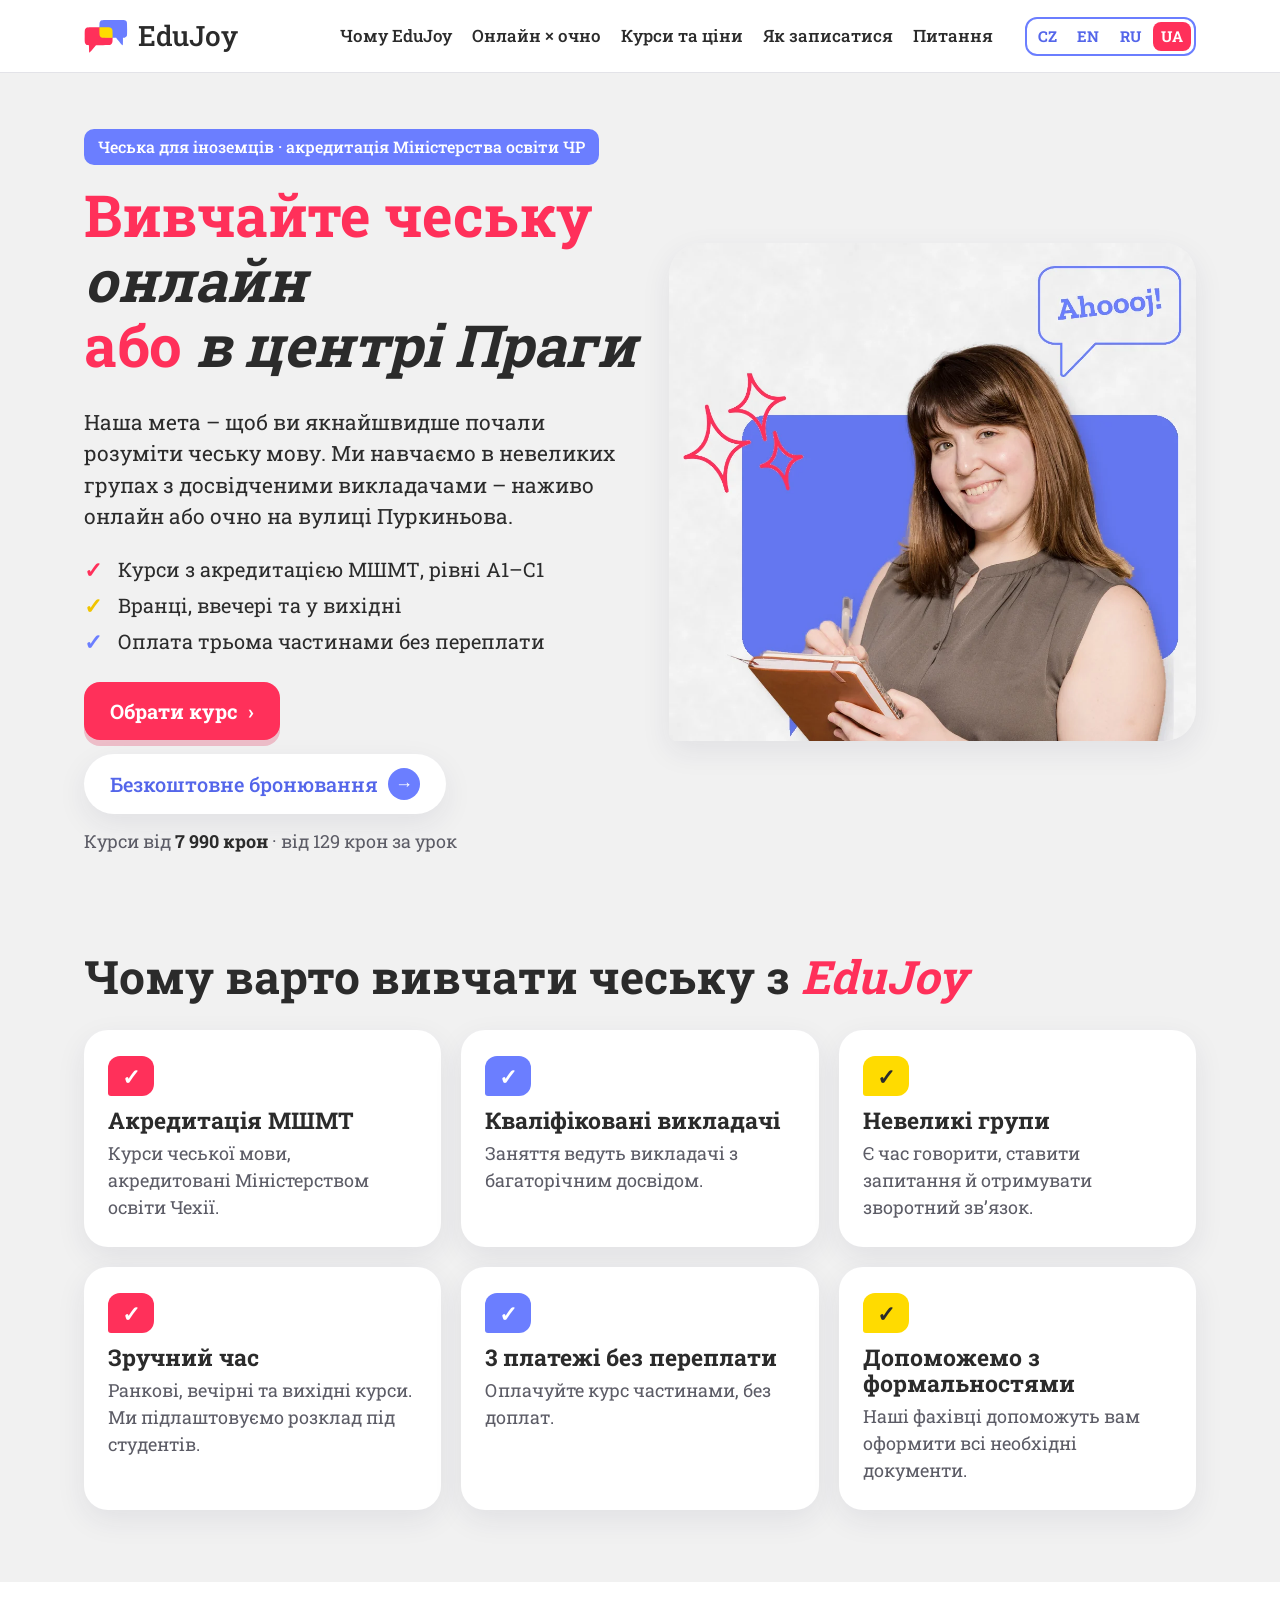
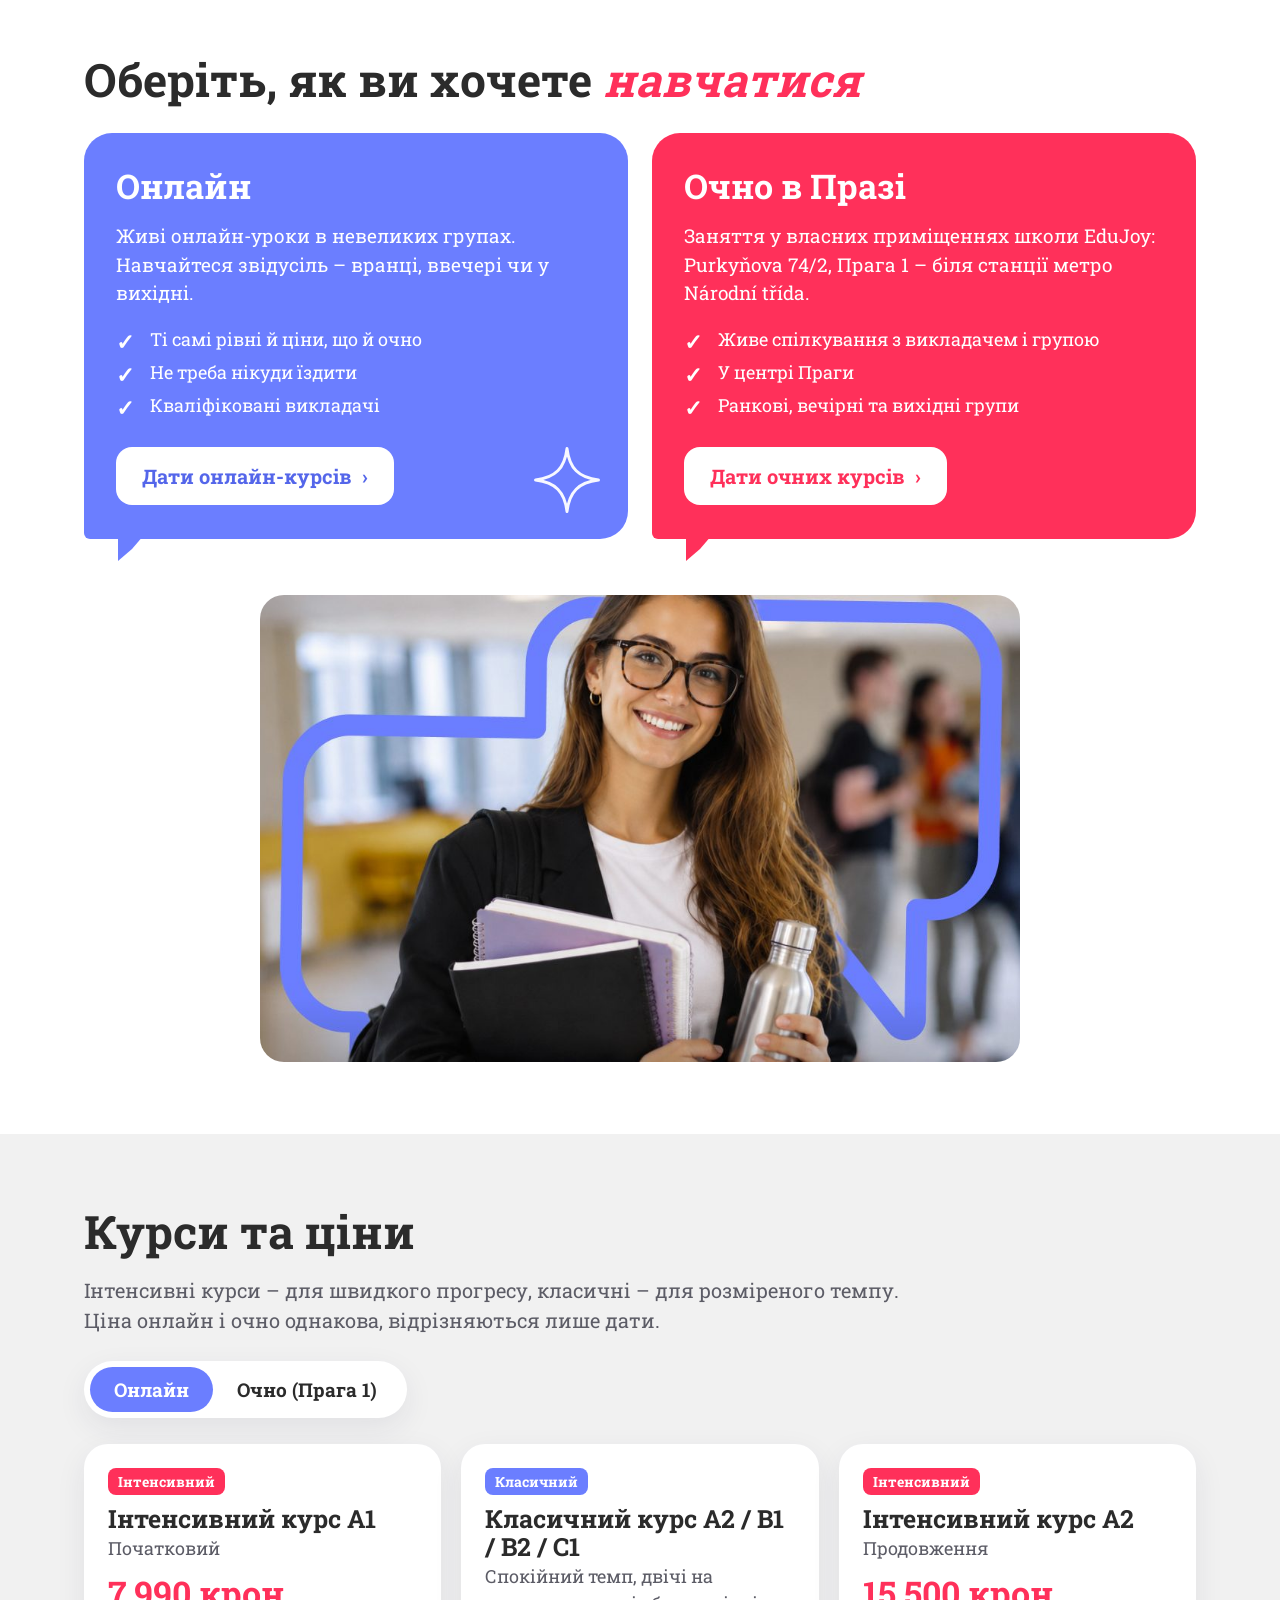
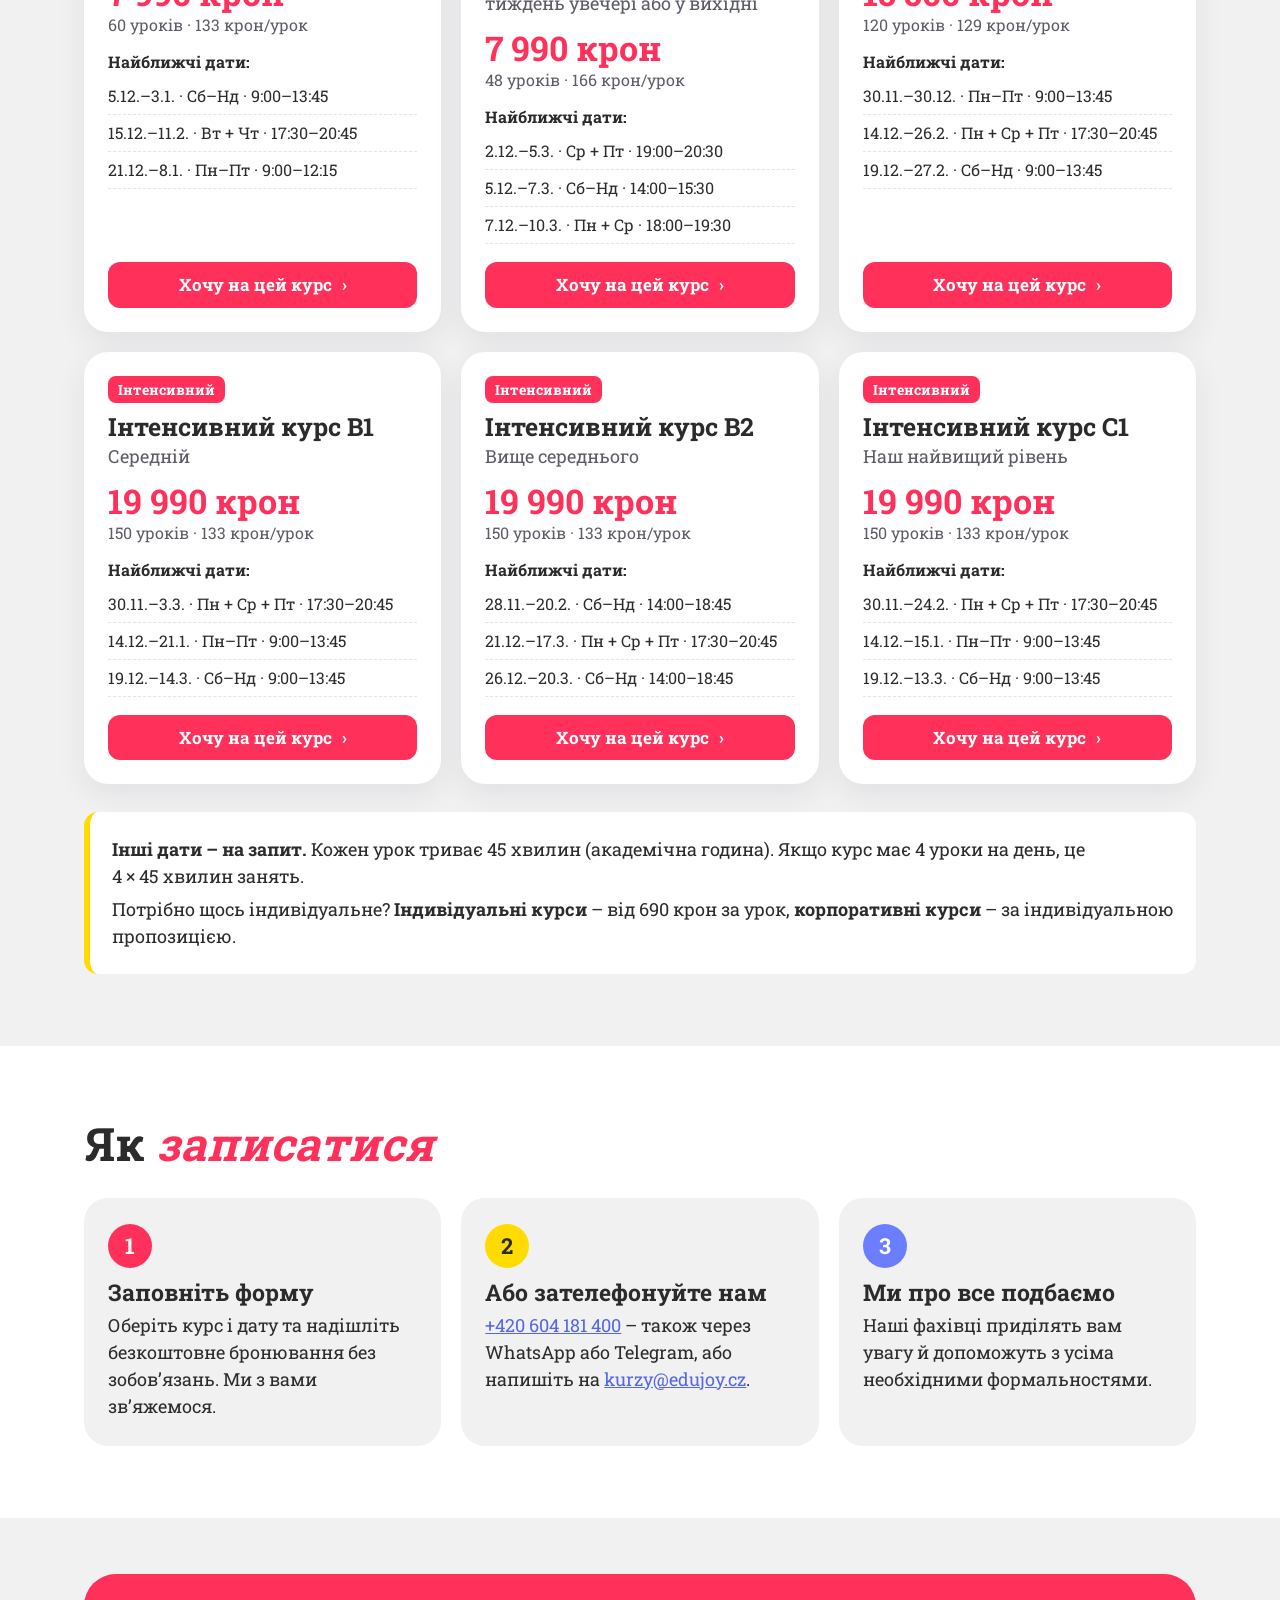
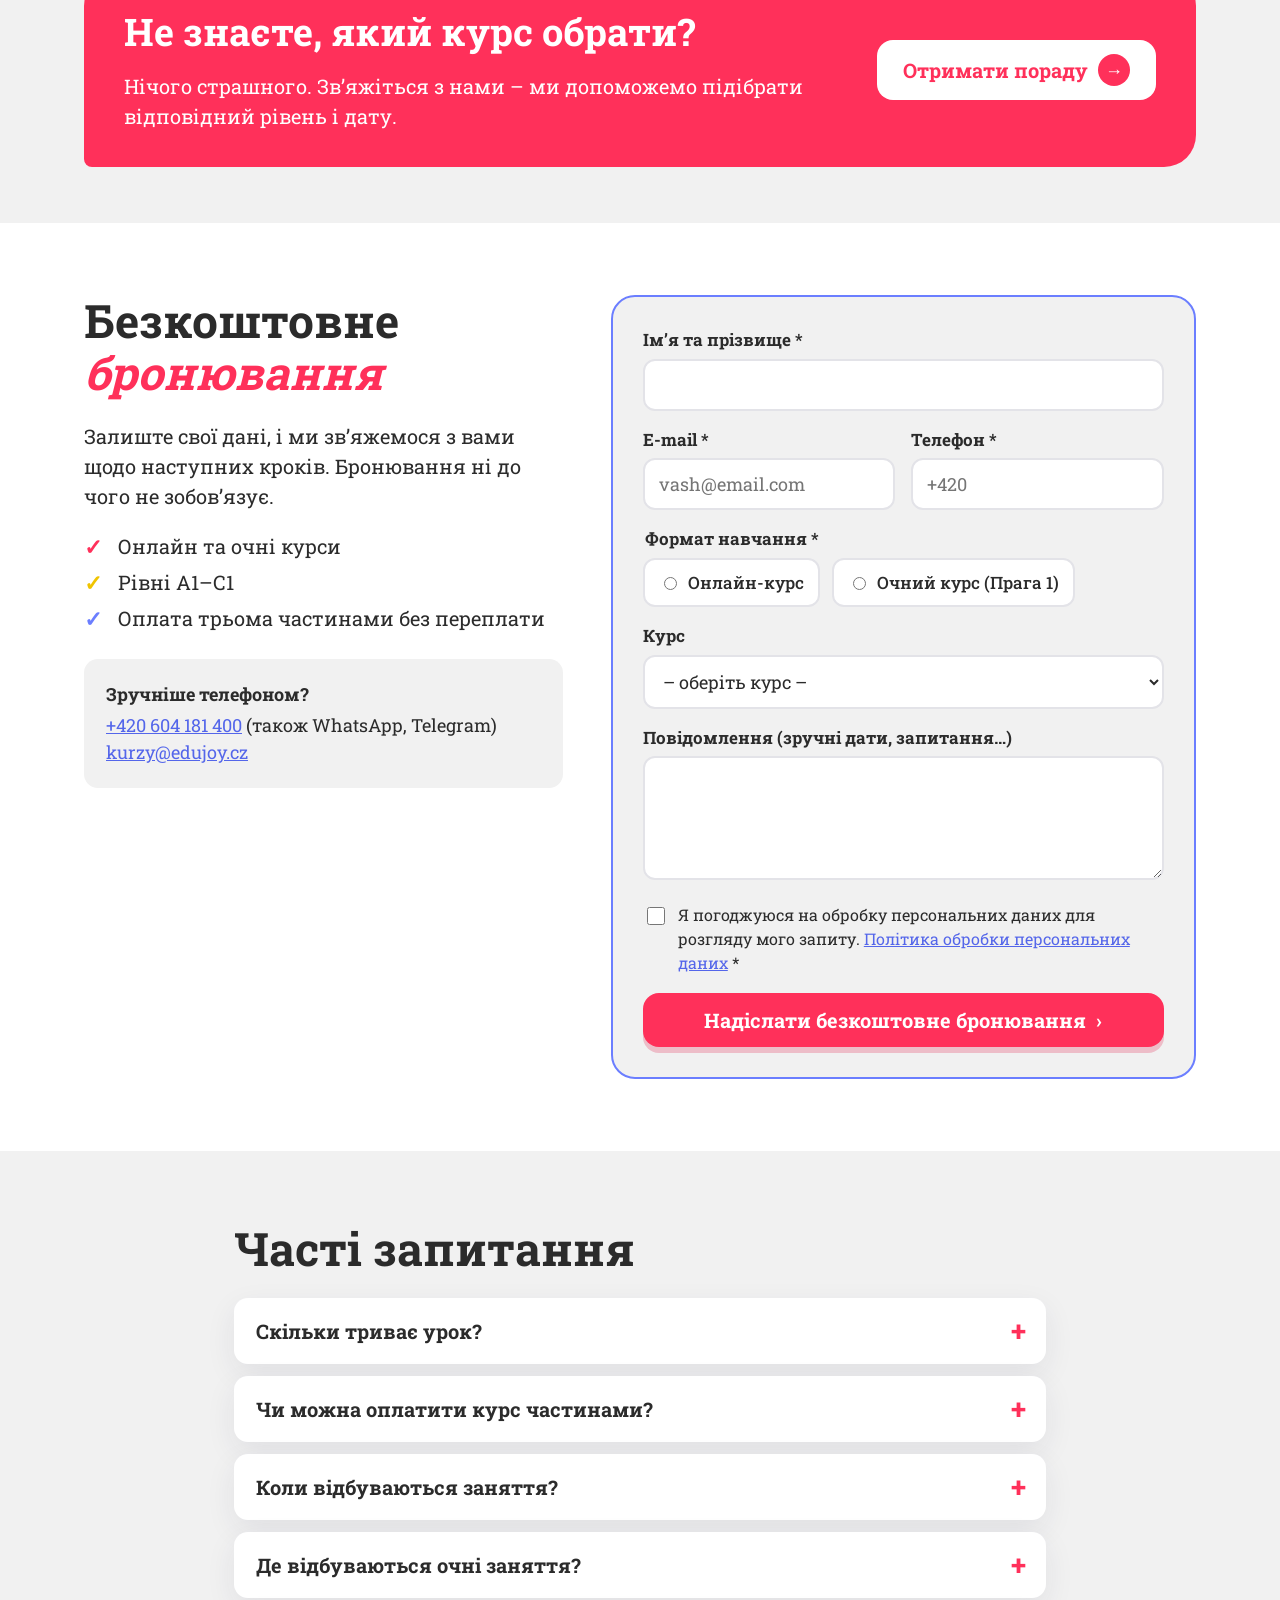
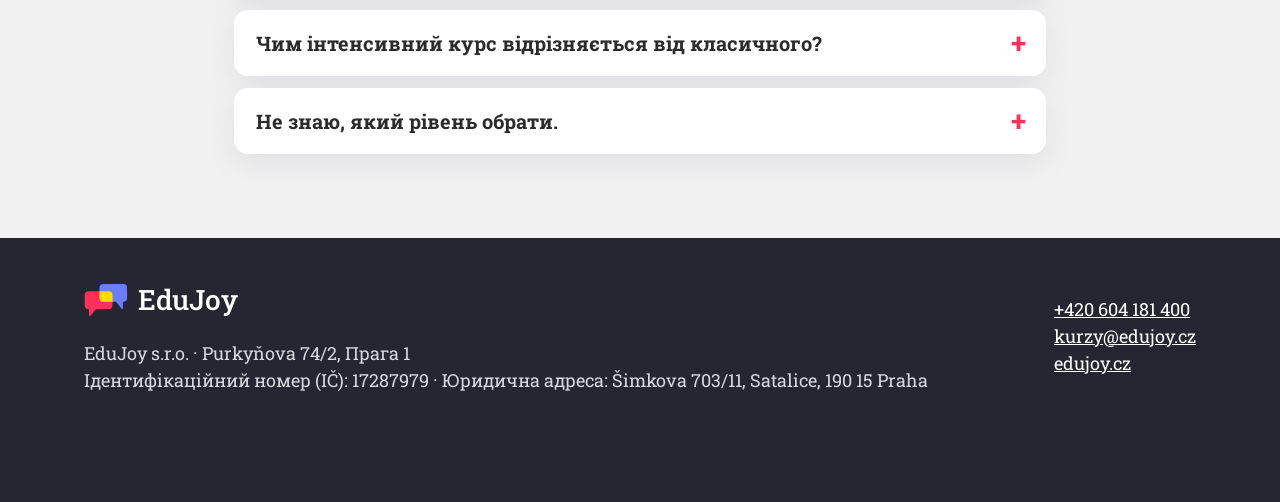
<file: uk/index.html>
<!DOCTYPE html>
<html lang="uk">
<head>
<meta charset="utf-8">
<meta name="viewport" content="width=device-width, initial-scale=1">
<title>Курси чеської мови онлайн і в Празі | EduJoy</title>
<meta name="description" content="Платні курси чеської мови для іноземців, акредитовані Міністерством освіти ЧР, – онлайн або очно в центрі Праги. Невеликі групи, досвідчені викладачі, оплата трьома частинами без переплати.">
<link rel="canonical" href="https://prehakmm.github.io/edujoy-landing/uk/">
<link rel="alternate" hreflang="cs" href="https://prehakmm.github.io/edujoy-landing/">
<link rel="alternate" hreflang="en" href="https://prehakmm.github.io/edujoy-landing/en/">
<link rel="alternate" hreflang="ru" href="https://prehakmm.github.io/edujoy-landing/ru/">
<link rel="alternate" hreflang="uk" href="https://prehakmm.github.io/edujoy-landing/uk/">
<link rel="alternate" hreflang="x-default" href="https://prehakmm.github.io/edujoy-landing/">
<link rel="icon" href="../assets/img/logo-icon.svg" type="image/svg+xml">
<link rel="stylesheet" href="../assets/fonts-cyrillic.css">
<link rel="stylesheet" href="../assets/style.css">
</head>
<body>

<header class="header">
  <div class="wrap header__in">
    <a class="logo" href="#top" aria-label="EduJoy – головна"><img src="../assets/img/logo-icon.svg" alt="" width="44" height="36"><span>EduJoy</span></a>
    <nav class="nav" aria-label="Основна навігація">
      <a href="#proc">Чому EduJoy</a>
      <a href="#forma">Онлайн × очно</a>
      <a href="#kurzy">Курси та ціни</a>
      <a href="#jak">Як записатися</a>
      <a href="#faq">Питання</a>
    </nav>
    <nav class="lang" aria-label="Мова сайту">
      <a href="../" hreflang="cs" lang="cs">CZ</a>
      <a href="../en/" hreflang="en" lang="en">EN</a>
      <a href="../ru/" hreflang="ru" lang="ru">RU</a>
      <a href="../uk/" hreflang="uk" lang="uk" class="is-active" aria-current="page">UA</a>
    </nav>
    <a class="btn btn--header" href="#prihlaska">Безкоштовне бронювання</a>
  </div>
</header>

<main id="top">
<section class="hero">
  <div class="wrap hero__in">
    <div class="hero__text">
      <p class="eyebrow">Чеська для іноземців · акредитація Міністерства освіти ЧР</p>
      <h1>Вивчайте чеську <em>онлайн</em> або&nbsp;<em>в&nbsp;центрі Праги</em></h1>
      <p class="lead">Наша мета – щоб ви якнайшвидше почали розуміти чеську мову. Ми навчаємо в невеликих групах з досвідченими викладачами – наживо онлайн або очно на вулиці Пуркиньова.</p>
      <ul class="checks">
        <li class="c-red">Курси з акредитацією МШМТ, рівні A1–C1</li>
        <li class="c-yellow">Вранці, ввечері та у вихідні</li>
        <li class="c-blue">Оплата трьома частинами без переплати</li>
      </ul>
      <div class="hero__cta">
        <a class="btn" href="#kurzy">Обрати курс <span class="arrow">›</span></a>
        <a class="btn btn--ghost" href="#prihlaska">Безкоштовне бронювання <span class="arrow-circle">→</span></a>
      </div>
      <p class="hero__price">Курси від <strong>7 990 крон</strong> · від 129 крон за урок</p>
    </div>
    <div class="hero__visual">
      <img src="../assets/img/hero-adult.webp" alt="Усміхнена студентка курсу чеської мови з блокнотом і хмаринка з написом Ahoooj!" width="1010" height="955">
    </div>
  </div>
</section>

<section id="proc" class="section">
  <div class="wrap">
    <h2 class="h2">Чому варто вивчати чеську з&nbsp;<em>EduJoy</em></h2>
    <div class="usp">
      <div class="usp__item"><span class="usp__ico ico-red">✓</span><h3>Акредитація МШМТ</h3><p>Курси чеської мови, акредитовані Міністерством освіти Чехії.</p></div>
      <div class="usp__item"><span class="usp__ico ico-blue">✓</span><h3>Кваліфіковані викладачі</h3><p>Заняття ведуть викладачі з багаторічним досвідом.</p></div>
      <div class="usp__item"><span class="usp__ico ico-yellow">✓</span><h3>Невеликі групи</h3><p>Є час говорити, ставити запитання й отримувати зворотний зв’язок.</p></div>
      <div class="usp__item"><span class="usp__ico ico-red">✓</span><h3>Зручний час</h3><p>Ранкові, вечірні та вихідні курси. Ми підлаштовуємо розклад під студентів.</p></div>
      <div class="usp__item"><span class="usp__ico ico-blue">✓</span><h3>3 платежі без переплати</h3><p>Оплачуйте курс частинами, без доплат.</p></div>
      <div class="usp__item"><span class="usp__ico ico-yellow">✓</span><h3>Допоможемо з формальностями</h3><p>Наші фахівці допоможуть вам оформити всі необхідні документи.</p></div>
    </div>
  </div>
</section>

<section id="forma" class="section section--white">
  <div class="wrap">
    <h2 class="h2">Оберіть, як ви хочете <em>навчатися</em></h2>
    <div class="formats">
      <div class="format format--blue">
        <img class="sparkle" src="../assets/img/sparkle.svg" alt="">
        <h3>Онлайн</h3>
        <p>Живі онлайн-уроки в невеликих групах. Навчайтеся звідусіль – вранці, ввечері чи у вихідні.</p>
        <ul class="checks checks--light">
          <li>Ті самі рівні й ціни, що й очно</li>
          <li>Не треба нікуди їздити</li>
          <li>Кваліфіковані викладачі</li>
        </ul>
        <a class="btn btn--white" href="#kurzy" data-tab="online">Дати онлайн-курсів <span class="arrow">›</span></a>
      </div>
      <div class="format format--red">
        <h3>Очно в Празі</h3>
        <p>Заняття у власних приміщеннях школи EduJoy: Purkyňova 74/2, Прага 1 – біля станції метро Národní třída.</p>
        <ul class="checks checks--light">
          <li>Живе спілкування з викладачем і групою</li>
          <li>У центрі Праги</li>
          <li>Ранкові, вечірні та вихідні групи</li>
        </ul>
        <a class="btn btn--white btn--white-red" href="#kurzy" data-tab="prezencni">Дати очних курсів <span class="arrow">›</span></a>
      </div>
    </div>
    <figure class="student">
      <img src="../assets/img/student.jpg" alt="Усміхнена студентка з книжками" width="1000" height="615" loading="lazy">
    </figure>
  </div>
</section>

<section id="kurzy" class="section">
  <div class="wrap">
    <h2 class="h2">Курси та ціни</h2>
    <p class="section__lead">Інтенсивні курси – для швидкого прогресу, класичні – для розміреного темпу. Ціна онлайн і очно однакова, відрізняються лише дати.</p>
    <div class="tabs" role="tablist" aria-label="Формат навчання">
      <button class="tab is-active" role="tab" aria-selected="true" aria-controls="panel-online" id="tab-online" data-tab="online">Онлайн</button>
      <button class="tab" role="tab" aria-selected="false" aria-controls="panel-prezencni" id="tab-prezencni" data-tab="prezencni">Очно (Прага 1)</button>
    </div>
    <div class="panel" id="panel-online" role="tabpanel" aria-labelledby="tab-online">
      <h3 class="panel__title">Онлайн-курси</h3>
      <div class="courses">
<article class="course">
  <span class="tag tag--red">Інтенсивний</span><h3>Інтенсивний курс A1</h3><p class="course__sub">Початковий</p>
  <p class="course__price"><strong>7 990 крон</strong> <span>60 уроків · 133 крон/урок</span></p>
  <p class="course__label">Найближчі дати:</p><ul class="dates"><li>5.12.–3.1. · Сб–Нд · 9:00–13:45</li><li>15.12.–11.2. · Вт + Чт · 17:30–20:45</li><li>21.12.–8.1. · Пн–Пт · 9:00–12:15</li></ul>
  <a class="btn btn--small" href="#prihlaska" data-option="Інтенсивний курс A1" data-format="online">Хочу на цей курс <span class="arrow">›</span></a>
</article>
<article class="course">
  <span class="tag tag--blue">Класичний</span><h3>Класичний курс A2 / B1 / B2 / C1</h3><p class="course__sub">Спокійний темп, двічі на тиждень увечері або у вихідні</p>
  <p class="course__price"><strong>7 990 крон</strong> <span>48 уроків · 166 крон/урок</span></p>
  <p class="course__label">Найближчі дати:</p><ul class="dates"><li>2.12.–5.3. · Ср + Пт · 19:00–20:30</li><li>5.12.–7.3. · Сб–Нд · 14:00–15:30</li><li>7.12.–10.3. · Пн + Ср · 18:00–19:30</li></ul>
  <a class="btn btn--small" href="#prihlaska" data-option="" data-format="online">Хочу на цей курс <span class="arrow">›</span></a>
</article>
<article class="course">
  <span class="tag tag--red">Інтенсивний</span><h3>Інтенсивний курс A2</h3><p class="course__sub">Продовження</p>
  <p class="course__price"><strong>15 500 крон</strong> <span>120 уроків · 129 крон/урок</span></p>
  <p class="course__label">Найближчі дати:</p><ul class="dates"><li>30.11.–30.12. · Пн–Пт · 9:00–13:45</li><li>14.12.–26.2. · Пн + Ср + Пт · 17:30–20:45</li><li>19.12.–27.2. · Сб–Нд · 9:00–13:45</li></ul>
  <a class="btn btn--small" href="#prihlaska" data-option="Інтенсивний курс A2" data-format="online">Хочу на цей курс <span class="arrow">›</span></a>
</article>
<article class="course">
  <span class="tag tag--red">Інтенсивний</span><h3>Інтенсивний курс B1</h3><p class="course__sub">Середній</p>
  <p class="course__price"><strong>19 990 крон</strong> <span>150 уроків · 133 крон/урок</span></p>
  <p class="course__label">Найближчі дати:</p><ul class="dates"><li>30.11.–3.3. · Пн + Ср + Пт · 17:30–20:45</li><li>14.12.–21.1. · Пн–Пт · 9:00–13:45</li><li>19.12.–14.3. · Сб–Нд · 9:00–13:45</li></ul>
  <a class="btn btn--small" href="#prihlaska" data-option="Інтенсивний курс B1" data-format="online">Хочу на цей курс <span class="arrow">›</span></a>
</article>
<article class="course">
  <span class="tag tag--red">Інтенсивний</span><h3>Інтенсивний курс B2</h3><p class="course__sub">Вище середнього</p>
  <p class="course__price"><strong>19 990 крон</strong> <span>150 уроків · 133 крон/урок</span></p>
  <p class="course__label">Найближчі дати:</p><ul class="dates"><li>28.11.–20.2. · Сб–Нд · 14:00–18:45</li><li>21.12.–17.3. · Пн + Ср + Пт · 17:30–20:45</li><li>26.12.–20.3. · Сб–Нд · 14:00–18:45</li></ul>
  <a class="btn btn--small" href="#prihlaska" data-option="Інтенсивний курс B2" data-format="online">Хочу на цей курс <span class="arrow">›</span></a>
</article>
<article class="course">
  <span class="tag tag--red">Інтенсивний</span><h3>Інтенсивний курс C1</h3><p class="course__sub">Наш найвищий рівень</p>
  <p class="course__price"><strong>19 990 крон</strong> <span>150 уроків · 133 крон/урок</span></p>
  <p class="course__label">Найближчі дати:</p><ul class="dates"><li>30.11.–24.2. · Пн + Ср + Пт · 17:30–20:45</li><li>14.12.–15.1. · Пн–Пт · 9:00–13:45</li><li>19.12.–13.3. · Сб–Нд · 9:00–13:45</li></ul>
  <a class="btn btn--small" href="#prihlaska" data-option="Інтенсивний курс C1" data-format="online">Хочу на цей курс <span class="arrow">›</span></a>
</article>
      </div>
    </div>
    <div class="panel" id="panel-prezencni" role="tabpanel" aria-labelledby="tab-prezencni">
      <h3 class="panel__title">Очні курси · Purkyňova 74/2, Прага 1</h3>
      <div class="courses">
<article class="course">
  <span class="tag tag--red">Інтенсивний</span><h3>Інтенсивний курс A1</h3><p class="course__sub">Початковий</p>
  <p class="course__price"><strong>7 990 крон</strong> <span>60 уроків · 133 крон/урок</span></p>
  <p class="course__label">Найближчі дати:</p><ul class="dates"><li>5.12.–3.1. · Сб–Нд · 9:00–13:45</li><li>15.12.–9.2. · Вт + Чт · 17:30–20:45</li><li>21.12.–8.1. · Пн–Пт · 9:00–12:15</li></ul>
  <a class="btn btn--small" href="#prihlaska" data-option="Інтенсивний курс A1" data-format="prezencni">Хочу на цей курс <span class="arrow">›</span></a>
</article>
<article class="course">
  <span class="tag tag--blue">Класичний</span><h3>Класичний курс A2 / B1 / B2 / C1</h3><p class="course__sub">Спокійний темп, двічі на тиждень увечері або у вихідні</p>
  <p class="course__price"><strong>7 990 крон</strong> <span>48 уроків · 166 крон/урок</span></p>
  <p class="course__label">Найближчі дати:</p><ul class="dates"><li>2.12.–5.3. · Ср + Пт · 19:00–20:30</li><li>5.12.–7.3. · Сб–Нд · 14:00–15:30</li><li>7.12.–10.3. · Пн + Ср · 18:00–19:30</li></ul>
  <a class="btn btn--small" href="#prihlaska" data-option="" data-format="prezencni">Хочу на цей курс <span class="arrow">›</span></a>
</article>
<article class="course">
  <span class="tag tag--red">Інтенсивний</span><h3>Інтенсивний курс A2</h3><p class="course__sub">Продовження</p>
  <p class="course__price"><strong>15 500 крон</strong> <span>120 уроків · 129 крон/урок</span></p>
  <p class="course__label">Найближчі дати:</p><ul class="dates"><li>5.12.–7.2. · Сб–Нд · 14:00–18:45</li><li>14.12.–13.1. · Пн–Пт · 9:00–13:45</li><li>21.12.–3.3. · Пн + Ср + Пт · 17:30–20:45</li></ul>
  <a class="btn btn--small" href="#prihlaska" data-option="Інтенсивний курс A2" data-format="prezencni">Хочу на цей курс <span class="arrow">›</span></a>
</article>
<article class="course">
  <span class="tag tag--red">Інтенсивний</span><h3>Інтенсивний курс B1</h3><p class="course__sub">Середній</p>
  <p class="course__price"><strong>19 990 крон</strong> <span>150 уроків · 133 крон/урок</span></p>
  <p class="course__label">Найближчі дати:</p><ul class="dates"><li>7.12.–8.3. · Пн + Ср + Пт · 17:30–20:45</li><li>7.12.–13.1. · Пн–Пт · 9:00–13:45</li><li>12.12.–6.3. · Сб–Нд · 14:00–18:45</li></ul>
  <a class="btn btn--small" href="#prihlaska" data-option="Інтенсивний курс B1" data-format="prezencni">Хочу на цей курс <span class="arrow">›</span></a>
</article>
<article class="course">
  <span class="tag tag--red">Інтенсивний</span><h3>Інтенсивний курс B2</h3><p class="course__sub">Вище середнього</p>
  <p class="course__price"><strong>19 990 крон</strong> <span>150 уроків · 133 крон/урок</span></p>
  <p class="course__label">Найближчі дати:</p><ul class="dates"><li>28.11.–20.2. · Сб–Нд · 14:00–18:45</li><li>21.12.–17.3. · Пн + Ср + Пт · 17:30–20:45</li><li>26.12.–20.3. · Сб–Нд · 14:00–18:45</li></ul>
  <a class="btn btn--small" href="#prihlaska" data-option="Інтенсивний курс B2" data-format="prezencni">Хочу на цей курс <span class="arrow">›</span></a>
</article>
<article class="course">
  <span class="tag tag--red">Інтенсивний</span><h3>Інтенсивний курс C1</h3><p class="course__sub">Наш найвищий рівень</p>
  <p class="course__price"><strong>19 990 крон</strong> <span>150 уроків · 133 крон/урок</span></p>
  <p class="course__label">Найближчі дати:</p><ul class="dates"><li>14.12.–15.1. · Пн–Пт · 9:00–13:45</li><li>14.12.–10.3. · Пн + Ср + Пт · 17:30–20:45</li><li>19.12.–13.3. · Сб–Нд · 14:00–18:45</li></ul>
  <a class="btn btn--small" href="#prihlaska" data-option="Інтенсивний курс C1" data-format="prezencni">Хочу на цей курс <span class="arrow">›</span></a>
</article>
      </div>
    </div>
    <div class="notes">
      <p><strong>Інші дати – на запит.</strong> Кожен урок триває 45&nbsp;хвилин (академічна година). Якщо курс має 4&nbsp;уроки на день, це 4&nbsp;×&nbsp;45&nbsp;хвилин занять.</p>
      <p>Потрібно щось індивідуальне? <strong>Індивідуальні курси</strong> – від 690&nbsp;крон за урок, <strong>корпоративні курси</strong> – за індивідуальною пропозицією.</p>
    </div>
  </div>
</section>

<section id="jak" class="section section--white">
  <div class="wrap">
    <h2 class="h2">Як <em>записатися</em></h2>
    <ol class="steps">
      <li><span class="steps__n">1</span><h3>Заповніть форму</h3><p>Оберіть курс і дату та надішліть безкоштовне бронювання без зобов’язань. Ми з вами зв’яжемося.</p></li>
      <li><span class="steps__n">2</span><h3>Або зателефонуйте нам</h3><p><a href="tel:+420604181400">+420 604 181 400</a> – також через WhatsApp або Telegram, або напишіть на <a href="mailto:kurzy@edujoy.cz">kurzy@edujoy.cz</a>.</p></li>
      <li><span class="steps__n">3</span><h3>Ми про все подбаємо</h3><p>Наші фахівці приділять вам увагу й допоможуть з усіма необхідними формальностями.</p></li>
    </ol>
  </div>
</section>

<section class="section cta-band-wrap">
  <div class="wrap">
    <div class="cta-band">
      <div>
        <h2>Не знаєте, який курс обрати?</h2>
        <p>Нічого страшного. Зв’яжіться з нами – ми допоможемо підібрати відповідний рівень і дату.</p>
      </div>
      <a class="btn btn--white btn--white-red" href="#prihlaska">Отримати пораду <span class="arrow-circle arrow-circle--red">→</span></a>
    </div>
  </div>
</section>

<section id="prihlaska" class="section section--white">
  <div class="wrap form-wrap">
    <div class="form-intro">
      <h2 class="h2">Безкоштовне <em>бронювання</em></h2>
      <p>Залиште свої дані, і ми зв’яжемося з вами щодо наступних кроків. Бронювання ні до чого не зобов’язує.</p>
      <ul class="checks">
        <li class="c-red">Онлайн та очні курси</li>
        <li class="c-yellow">Рівні A1–C1</li>
        <li class="c-blue">Оплата трьома частинами без переплати</li>
      </ul>
      <div class="contact-box">
        <p><strong>Зручніше телефоном?</strong></p>
        <p><a href="tel:+420604181400">+420 604 181 400</a> (також WhatsApp, Telegram)<br><a href="mailto:kurzy@edujoy.cz">kurzy@edujoy.cz</a></p>
      </div>
    </div>

    <!-- TODO: doplnit action URL formuláře (endpoint CRM / Ecomail / Make / PHP skript). Nyní se data nikam neodesílají. -->
    <form class="form" id="lead-form" action="#TODO-ACTION-URL" method="post" novalidate data-msg-classic="Мене цікавить класичний курс, рівень: ">
      <input type="hidden" name="lang" value="uk">
      <div class="field">
        <label for="f-name">Ім’я та прізвище *</label>
        <input id="f-name" name="name" type="text" autocomplete="name" required>
      </div>
      <div class="field-row">
        <div class="field">
          <label for="f-email">E-mail *</label>
          <input id="f-email" name="email" type="email" autocomplete="email" placeholder="vash@email.com" required>
        </div>
        <div class="field">
          <label for="f-phone">Телефон *</label>
          <input id="f-phone" name="phone" type="tel" autocomplete="tel" placeholder="+420" required>
        </div>
      </div>
      <fieldset class="field">
        <legend>Формат навчання *</legend>
        <div class="choice">
          <label class="choice__opt"><input type="radio" name="format" value="online" required> <span>Онлайн-курс</span></label>
          <label class="choice__opt"><input type="radio" name="format" value="prezencni"> <span>Очний курс (Прага 1)</span></label>
        </div>
      </fieldset>
      <div class="field">
        <label for="f-course">Курс</label>
        <select id="f-course" name="course">
          <option value="">– оберіть курс –</option>
          <option>Інтенсивний курс A1</option>
          <option>Інтенсивний курс A2</option>
          <option>Інтенсивний курс B1</option>
          <option>Інтенсивний курс B2</option>
          <option>Інтенсивний курс C1</option>
          <option>Класичний курс A2</option>
          <option>Класичний курс B1</option>
          <option>Класичний курс B2</option>
          <option>Класичний курс C1</option>
          <option>Індивідуальний курс</option>
          <option>Ще не знаю – порадьте</option>
        </select>
      </div>
      <div class="field">
        <label for="f-msg">Повідомлення (зручні дати, запитання…)</label>
        <textarea id="f-msg" name="message" rows="4" placeholder=""></textarea>
      </div>
      <label class="consent"><input type="checkbox" name="gdpr" required> <span>Я погоджуюся на обробку персональних даних для розгляду мого запиту. <a href="#TODO-GDPR-URL">Політика обробки персональних даних</a> *</span></label>
      <p class="form__error" id="form-error" hidden>Будь ласка, заповніть усі обов’язкові поля, позначені зірочкою.</p>
      <button class="btn btn--block" type="submit">Надіслати безкоштовне бронювання <span class="arrow">›</span></button>
    </form>
    <div class="thanks" id="thanks" hidden tabindex="-1">
      <img src="../assets/img/logo-icon.svg" alt="" width="64" height="52">
      <h3>Дякуємо, заявку отримано!</h3>
      <p>Ми отримали ваше бронювання й незабаром з вами зв’яжемося. Якщо питання термінове, телефонуйте: <a href="tel:+420604181400">+420 604 181 400</a>.</p>
    </div>
  </div>
</section>

<section id="faq" class="section">
  <div class="wrap faq">
    <h2 class="h2">Часті запитання</h2>
    <details><summary>Скільки триває урок?</summary><p>Кожен урок триває 45 хвилин (академічна година). Якщо курс має 4 уроки на день, це 4 × 45 хвилин занять.</p></details>
    <details><summary>Чи можна оплатити курс частинами?</summary><p>Так, класичні онлайн- та очні курси можна оплатити трьома частинами без переплати.</p></details>
    <details><summary>Коли відбуваються заняття?</summary><p>У будні вранці та ввечері, також є курси у вихідні. Ми підлаштовуємо час занять під можливості студентів.</p></details>
    <details><summary>Де відбуваються очні заняття?</summary><p>У школі EduJoy за адресою Purkyňova 74/2, Прага 1, біля станції метро Národní třída.</p></details>
    <details><summary>Чим інтенсивний курс відрізняється від класичного?</summary><p>Інтенсивні курси містять 60–150 уроків і проходять кілька разів на тиждень або щодня. Класичні курси – 48 уроків, двічі на тиждень по 2 уроки.</p></details>
    <details><summary>Не знаю, який рівень обрати.</summary><p>Нічого страшного. Зателефонуйте нам за номером +420 604 181 400 або заповніть форму – ми допоможемо з вибором.</p></details>
  </div>
</section>
</main>

<footer class="footer">
  <div class="wrap footer__in">
    <div>
      <a class="logo logo--light" href="#top"><img src="../assets/img/logo-icon.svg" alt="" width="40" height="32"><span>EduJoy</span></a>
      <p>EduJoy s.r.o. · Purkyňova 74/2, Прага 1<br>Ідентифікаційний номер (IČ): 17287979 · Юридична адреса: Šimkova 703/11, Satalice, 190 15 Praha</p>
    </div>
    <div>
      <p><a href="tel:+420604181400">+420 604 181 400</a><br><a href="mailto:kurzy@edujoy.cz">kurzy@edujoy.cz</a><br><a href="https://edujoy.cz/">edujoy.cz</a></p>
    </div>
  </div>
</footer>

<a class="sticky-cta" href="#prihlaska">Безкоштовне бронювання <span class="arrow">›</span></a>

<script src="../assets/main.js"></script>
</body>
</html>
</file>
<file: assets/fonts.css>
@font-face {
  font-family: 'Zilla Slab';
  font-style: italic;
  font-weight: 700;
  font-display: swap;
  src: url(fonts/zillaslab-6.woff2) format('woff2');
  unicode-range: U+0100-02BA, U+02BD-02C5, U+02C7-02CC, U+02CE-02D7, U+02DD-02FF, U+0304, U+0308, U+0329, U+1D00-1DBF, U+1E00-1E9F, U+1EF2-1EFF, U+2020, U+20A0-20AB, U+20AD-20C4, U+2113, U+2C60-2C7F, U+A720-A7FF;
}

@font-face {
  font-family: 'Zilla Slab';
  font-style: italic;
  font-weight: 700;
  font-display: swap;
  src: url(fonts/zillaslab-7.woff2) format('woff2');
  unicode-range: U+0000-00FF, U+0131, U+0152-0153, U+02BB-02BC, U+02C6, U+02DA, U+02DC, U+0304, U+0308, U+0329, U+2000-206F, U+20AC, U+2122, U+2191, U+2193, U+2212, U+2215, U+FEFF, U+FFFD;
}

@font-face {
  font-family: 'Zilla Slab';
  font-style: normal;
  font-weight: 400;
  font-display: swap;
  src: url(fonts/zillaslab-4.woff2) format('woff2');
  unicode-range: U+0100-02BA, U+02BD-02C5, U+02C7-02CC, U+02CE-02D7, U+02DD-02FF, U+0304, U+0308, U+0329, U+1D00-1DBF, U+1E00-1E9F, U+1EF2-1EFF, U+2020, U+20A0-20AB, U+20AD-20C4, U+2113, U+2C60-2C7F, U+A720-A7FF;
}

@font-face {
  font-family: 'Zilla Slab';
  font-style: normal;
  font-weight: 400;
  font-display: swap;
  src: url(fonts/zillaslab-5.woff2) format('woff2');
  unicode-range: U+0000-00FF, U+0131, U+0152-0153, U+02BB-02BC, U+02C6, U+02DA, U+02DC, U+0304, U+0308, U+0329, U+2000-206F, U+20AC, U+2122, U+2191, U+2193, U+2212, U+2215, U+FEFF, U+FFFD;
}

@font-face {
  font-family: 'Zilla Slab';
  font-style: normal;
  font-weight: 500;
  font-display: swap;
  src: url(fonts/zillaslab-2.woff2) format('woff2');
  unicode-range: U+0100-02BA, U+02BD-02C5, U+02C7-02CC, U+02CE-02D7, U+02DD-02FF, U+0304, U+0308, U+0329, U+1D00-1DBF, U+1E00-1E9F, U+1EF2-1EFF, U+2020, U+20A0-20AB, U+20AD-20C4, U+2113, U+2C60-2C7F, U+A720-A7FF;
}

@font-face {
  font-family: 'Zilla Slab';
  font-style: normal;
  font-weight: 500;
  font-display: swap;
  src: url(fonts/zillaslab-3.woff2) format('woff2');
  unicode-range: U+0000-00FF, U+0131, U+0152-0153, U+02BB-02BC, U+02C6, U+02DA, U+02DC, U+0304, U+0308, U+0329, U+2000-206F, U+20AC, U+2122, U+2191, U+2193, U+2212, U+2215, U+FEFF, U+FFFD;
}

@font-face {
  font-family: 'Zilla Slab';
  font-style: normal;
  font-weight: 700;
  font-display: swap;
  src: url(fonts/zillaslab-0.woff2) format('woff2');
  unicode-range: U+0100-02BA, U+02BD-02C5, U+02C7-02CC, U+02CE-02D7, U+02DD-02FF, U+0304, U+0308, U+0329, U+1D00-1DBF, U+1E00-1E9F, U+1EF2-1EFF, U+2020, U+20A0-20AB, U+20AD-20C4, U+2113, U+2C60-2C7F, U+A720-A7FF;
}

@font-face {
  font-family: 'Zilla Slab';
  font-style: normal;
  font-weight: 700;
  font-display: swap;
  src: url(fonts/zillaslab-1.woff2) format('woff2');
  unicode-range: U+0000-00FF, U+0131, U+0152-0153, U+02BB-02BC, U+02C6, U+02DA, U+02DC, U+0304, U+0308, U+0329, U+2000-206F, U+20AC, U+2122, U+2191, U+2193, U+2212, U+2215, U+FEFF, U+FFFD;
}
</file>
<file: assets/style.css>
:root{
  --red:#ff305a; --red-d:#e0234b; --blue:#6b7eff; --blue-d:#5466ea; --yellow:#ffdb00;
  --ink:#2b2b2b; --muted:#5c5c66; --paper:#f1f1f1; --white:#fff; --line:#e3e3e8;
  --r:24px; --r-s:14px; --shadow:0 10px 30px rgba(40,40,80,.08);
  --font:"Zilla Slab", Georgia, "Times New Roman", serif;
}
*{box-sizing:border-box}
html{scroll-behavior:smooth;scroll-padding-top:84px}
body{margin:0;font-family:var(--font);font-size:19px;line-height:1.5;color:var(--ink);
  background:var(--paper)}
img{max-width:100%;height:auto;display:block}
a{color:var(--blue-d)}
.wrap{max-width:1160px;margin:0 auto;padding:0 24px}
h1,h2,h3{line-height:1.12;margin:0 0 .5em}
em{font-style:italic;font-weight:700}

/* header */
.header{position:sticky;top:0;z-index:20;background:rgba(255,255,255,.94);backdrop-filter:blur(6px);border-bottom:1px solid var(--line)}
.header__in{display:flex;align-items:center;gap:28px;height:72px}
.logo{display:flex;align-items:center;gap:10px;text-decoration:none;color:var(--ink);font-size:28px;font-weight:500;letter-spacing:-.3px}
.logo img{width:44px;height:auto}
.nav{display:flex;gap:20px;margin-left:auto}
.nav a{color:var(--ink);text-decoration:none;font-weight:500;font-size:17px}
.nav a:hover{color:var(--red)}

/* buttons */
.btn{display:inline-flex;align-items:center;gap:10px;justify-content:center;background:var(--red);color:#fff;text-decoration:none;
  font-family:inherit;font-weight:700;font-size:20px;padding:14px 26px;border-radius:16px;border:0;cursor:pointer;
  box-shadow:0 6px 0 rgba(224,35,75,.25);transition:transform .15s, background .15s}
.btn:hover{background:var(--red-d);transform:translateY(-1px)}
.btn--header{font-size:17px;padding:10px 18px;border-radius:12px;box-shadow:none}
.btn--ghost{background:#fff;color:var(--blue-d);border-radius:999px;box-shadow:var(--shadow);font-weight:500}
.btn--ghost:hover{background:#fff;color:var(--blue)}
.arrow-circle{display:inline-grid;place-items:center;width:32px;height:32px;border-radius:50%;background:var(--blue);color:#fff;font-size:18px}
.arrow-circle--red{background:var(--red)}
.btn--white{background:#fff;color:var(--blue-d);box-shadow:none}
.btn--white:hover{background:#fff;color:var(--ink)}
.btn--white-red{color:var(--red)}
.btn--small{font-size:17px;padding:10px 18px;border-radius:12px;box-shadow:none;margin-top:auto}
.btn--block{width:100%}

/* hero */
.hero{padding:56px 0 24px;overflow:hidden}
.hero__in{display:grid;grid-template-columns:1.05fr 1fr;gap:32px;align-items:center}
.eyebrow{display:inline-block;background:var(--blue);color:#fff;font-weight:500;font-size:16px;padding:6px 14px;border-radius:10px;margin:0 0 18px}
.hero h1{font-size:clamp(40px,5.4vw,68px);color:var(--red);font-weight:700;letter-spacing:-.5px}
.hero h1 em{color:var(--ink)}
.lead{font-size:21px;color:var(--ink);max-width:36em}
.hero__cta{display:flex;flex-wrap:wrap;gap:14px;margin:26px 0 14px}
.hero__price{color:var(--muted);margin:0}
.hero__price strong{color:var(--ink)}
.hero__visual img{width:100%;border-radius:32px 32px 32px 8px;box-shadow:var(--shadow)}

/* checks */
.checks{list-style:none;padding:0;margin:18px 0 0}
.checks li{position:relative;padding-left:34px;margin:6px 0;font-size:20px}
.checks li::before{content:"✓";position:absolute;left:0;top:-1px;font-weight:700;font-size:22px;color:var(--red)}
.checks .c-yellow::before{color:#f0c400}
.checks .c-blue::before{color:var(--blue)}
.checks--light li{font-size:18px}
.checks--light li::before{color:#fff}

/* sections */
.section{padding:72px 0}
.section--white{background:#fff}
.h2{font-size:clamp(32px,3.6vw,46px);color:var(--ink);font-weight:700}
.h2 em{color:var(--red)}
.section__lead{font-size:20px;color:var(--muted);max-width:42em;margin:-6px 0 26px}

/* usp */
.usp{display:grid;grid-template-columns:repeat(3,1fr);gap:20px;margin-top:28px}
.usp__item{background:#fff;border-radius:var(--r);padding:26px 24px;box-shadow:var(--shadow);position:relative}
.usp__item h3{font-size:23px;margin:12px 0 6px}
.usp__item p{margin:0;color:var(--muted)}
.usp__ico{display:inline-grid;place-items:center;width:46px;height:40px;border-radius:12px 12px 12px 3px;color:#fff;font-weight:700;font-size:22px}
.ico-red{background:var(--red)} .ico-blue{background:var(--blue)} .ico-yellow{background:var(--yellow);color:var(--ink)}

/* formats */
.formats{display:grid;grid-template-columns:1fr 1fr;gap:24px;margin-top:28px}
.format{position:relative;border-radius:28px 28px 28px 6px;padding:34px 32px;color:#fff}
.format h3{font-size:34px}
.format p{font-size:19px;margin:0 0 6px}
.format .btn{margin-top:22px}
.format--blue{background:var(--blue)}
.format--red{background:var(--red)}
.format--red::after,.format--blue::after{content:"";position:absolute;left:34px;bottom:-22px;border:12px solid transparent;border-top:14px solid var(--blue);border-left:14px solid var(--blue)}
.format--red::after{border-top-color:var(--red);border-left-color:var(--red)}
.sparkle{position:absolute;right:26px;bottom:24px;width:70px;opacity:.95;filter:brightness(0) invert(1)}
.student{margin:56px auto 0;max-width:760px}
.student img{border-radius:var(--r)}

/* tabs & courses */
.tabs{display:inline-flex;background:#fff;border-radius:999px;padding:6px;box-shadow:var(--shadow);margin-bottom:26px}
.tab{font-family:inherit;font-size:19px;font-weight:700;border:0;background:transparent;color:var(--ink);padding:10px 24px;border-radius:999px;cursor:pointer}
.tab.is-active{background:var(--blue);color:#fff}
.js .panel{display:none}
.js .panel.is-active{display:block}
.js .panel__title{position:absolute;left:-9999px}
.panel__title{font-size:26px;margin:10px 0 18px}
.panel + .panel{margin-top:36px}
.js .panel + .panel{margin-top:0}
.courses{display:grid;grid-template-columns:repeat(3,1fr);gap:20px}
.course{background:#fff;border-radius:var(--r);padding:24px;box-shadow:var(--shadow);display:flex;flex-direction:column;position:relative}
.course h3{font-size:25px;margin:10px 0 2px}
.course__sub{margin:0 0 12px;color:var(--muted)}
.course__price{margin:0 0 12px}
.course__price strong{display:block;font-size:34px;color:var(--red);line-height:1.1}
.course__price span{font-size:16px;color:var(--muted)}
.course__label{font-weight:700;font-size:16px;margin:0 0 4px}
.dates{list-style:none;margin:0 0 18px;padding:0;font-size:16px}
.dates li{padding:6px 0;border-bottom:1px dashed var(--line)}
.tag{align-self:flex-start;font-size:14px;font-weight:700;color:#fff;padding:3px 10px;border-radius:8px}
.tag--red{background:var(--red)} .tag--blue{background:var(--blue)}
.notes{margin-top:28px;background:#fff;border-left:6px solid var(--yellow);border-radius:var(--r-s);padding:18px 22px}
.notes p{margin:6px 0}

/* steps */
.steps{list-style:none;padding:0;margin:28px 0 0;display:grid;grid-template-columns:repeat(3,1fr);gap:20px;counter-reset:s}
.steps li{background:var(--paper);border-radius:var(--r);padding:26px 24px}
.steps h3{font-size:23px;margin:12px 0 6px}
.steps p{margin:0}
.steps__n{display:inline-grid;place-items:center;width:44px;height:44px;border-radius:50%;background:var(--red);color:#fff;font-weight:700;font-size:22px}
.steps li:nth-child(2) .steps__n{background:var(--yellow);color:var(--ink)}
.steps li:nth-child(3) .steps__n{background:var(--blue)}

/* cta band */
.cta-band-wrap{padding:56px 0}
.cta-band{display:flex;align-items:center;justify-content:space-between;gap:24px;background:var(--red);color:#fff;border-radius:32px 32px 32px 8px;padding:36px 40px;position:relative}
.cta-band h2{font-size:clamp(28px,3vw,38px)}
.cta-band p{margin:0;font-size:20px}

/* form */
.form-wrap{display:grid;grid-template-columns:.9fr 1.1fr;gap:48px;align-items:start}
.form-intro p{font-size:20px}
.contact-box{margin-top:26px;background:var(--paper);border-radius:var(--r-s);padding:18px 22px}
.contact-box p{margin:4px 0;font-size:18px}
.form{background:var(--paper);border-radius:var(--r);padding:30px;border:2px solid var(--blue)}
.field{margin:0 0 16px;border:0;padding:0}
.field-row{display:grid;grid-template-columns:1fr 1fr;gap:16px}
label,legend{display:block;font-weight:700;font-size:17px;margin-bottom:6px}
input[type=text],input[type=email],input[type=tel],select,textarea{width:100%;font-family:inherit;font-size:18px;padding:12px 14px;border:2px solid var(--line);border-radius:12px;background:#fff;color:var(--ink)}
input:focus,select:focus,textarea:focus{outline:none;border-color:var(--blue)}
.choice{display:flex;gap:12px;flex-wrap:wrap}
.choice__opt{display:flex;align-items:center;gap:8px;background:#fff;border:2px solid var(--line);border-radius:12px;padding:10px 14px;font-weight:500;cursor:pointer;margin:0}
.choice__opt:has(input:checked){border-color:var(--blue);background:#eef0ff}
.consent{display:flex;gap:10px;align-items:flex-start;font-weight:400;font-size:16px;margin:4px 0 18px}
.consent input{margin-top:4px;width:18px;height:18px;flex:none}
.is-invalid{border-color:var(--red)!important}
.form__error{color:var(--red-d);font-weight:700;margin:0 0 12px}
.thanks{background:#eef0ff;border:2px solid var(--blue);border-radius:var(--r);padding:40px 30px;text-align:center}
.thanks img{margin:0 auto 12px}
.thanks h3{font-size:32px;color:var(--red)}

/* faq */
.faq{max-width:860px}
details{background:#fff;border-radius:var(--r-s);margin:12px 0;box-shadow:var(--shadow)}
summary{cursor:pointer;font-weight:700;font-size:20px;padding:18px 22px;list-style:none;position:relative;padding-right:52px}
summary::-webkit-details-marker{display:none}
summary::after{content:"+";position:absolute;right:20px;top:12px;font-size:28px;color:var(--red)}
details[open] summary::after{content:"–"}
details p{margin:0;padding:0 22px 18px;color:var(--muted)}

/* footer */
.footer{background:#262633;color:#d8d8e0;padding:40px 0 90px}
.footer__in{display:flex;justify-content:space-between;gap:24px;flex-wrap:wrap}
.footer a{color:#fff}
.logo--light{color:#fff;margin-bottom:10px}
.sticky-cta{display:none}

/* responsive */
@media (max-width:980px){
  .nav{display:none}
  .btn--header{margin-left:auto}
  .hero__in{grid-template-columns:1fr}
  .hero__visual{max-width:520px;margin:0 auto}
  .usp,.courses,.steps{grid-template-columns:1fr 1fr}
  .form-wrap{grid-template-columns:1fr}
}
@media (max-width:640px){
  body{font-size:18px}
  .wrap{padding:0 18px}
  .header__in{height:62px}
  .logo{font-size:24px} .logo img{width:38px}
  .btn--header{display:none}
  .hero{padding:32px 0 8px}
  .section{padding:52px 0}
  .usp,.courses,.steps,.formats,.field-row{grid-template-columns:1fr}
  .tabs{display:flex}
  .tab{flex:1;padding:10px 8px;font-size:17px}
  .cta-band{flex-direction:column;align-items:flex-start;padding:28px 24px}
  .form{padding:22px 18px}
  .sticky-cta{display:flex;position:fixed;left:12px;right:12px;bottom:12px;z-index:30;justify-content:center;gap:8px;background:var(--red);color:#fff;
    font-weight:700;font-size:19px;text-decoration:none;padding:14px;border-radius:16px;box-shadow:0 8px 24px rgba(224,35,75,.35)}
}

.choice.is-invalid .choice__opt{border-color:var(--red)}

/* language switcher */
.lang{display:flex;gap:4px;background:#fff;border:2px solid var(--blue);border-radius:12px;padding:3px}
.lang a{font-weight:700;font-size:15px;line-height:1;color:var(--blue-d);text-decoration:none;padding:7px 8px;border-radius:8px;letter-spacing:.3px}
.lang a:hover{background:#eef0ff}
.lang a.is-active{background:var(--red);color:#fff}
.lang a:focus-visible{outline:3px solid var(--yellow);outline-offset:1px}
/* Cyrillic pages: Zilla Slab has no Cyrillic glyphs → Roboto Slab */
html[lang="ru"],html[lang="uk"]{--font:"Roboto Slab", Georgia, "Times New Roman", serif}
html[lang="ru"] body,html[lang="uk"] body{font-size:18px}
html[lang="ru"] .hero h1,html[lang="uk"] .hero h1{font-size:clamp(34px,4.6vw,58px)}
@media (max-width:1180px){.nav{gap:14px}.nav a{font-size:16px}}
@media (max-width:980px){.lang{margin-left:auto}.btn--header{margin-left:12px}}
@media (max-width:640px){.lang a{font-size:14px;padding:7px 7px}.logo span{font-size:22px}}
/* header fit: labels on one line; header CTA only on wide screens (hero + sticky CTA cover the rest) */
.nav a{white-space:nowrap}
.btn--header{white-space:nowrap}
@media (max-width:1500px){.btn--header{display:none}.lang{margin-left:8px}}
.logo{flex:none}.header__in{gap:24px}
@media (max-width:980px){.lang{margin-left:auto}}
.btn{white-space:nowrap}.arrow-circle{flex:none}@media (max-width:640px){.cta-band .btn{white-space:normal}}
</file>
<file: assets/fonts-cyrillic.css>
/* Roboto Slab – used for RU/UK (Zilla Slab has no Cyrillic) */
@font-face {
  font-family: 'Roboto Slab';
  font-style: normal;
  font-weight: 400;
  font-display: swap;
  src: url(fonts/robotoslab-400-cyrillic-ext.woff2) format('woff2');
  unicode-range: U+0460-052F, U+1C80-1C8A, U+20B4, U+2DE0-2DFF, U+A640-A69F, U+FE2E-FE2F;
}
@font-face {
  font-family: 'Roboto Slab';
  font-style: normal;
  font-weight: 400;
  font-display: swap;
  src: url(fonts/robotoslab-400-cyrillic.woff2) format('woff2');
  unicode-range: U+0301, U+0400-045F, U+0490-0491, U+04B0-04B1, U+2116;
}
@font-face {
  font-family: 'Roboto Slab';
  font-style: normal;
  font-weight: 400;
  font-display: swap;
  src: url(fonts/robotoslab-400-latin-ext.woff2) format('woff2');
  unicode-range: U+0100-02BA, U+02BD-02C5, U+02C7-02CC, U+02CE-02D7, U+02DD-02FF, U+0304, U+0308, U+0329, U+1D00-1DBF, U+1E00-1E9F, U+1EF2-1EFF, U+2020, U+20A0-20AB, U+20AD-20C4, U+2113, U+2C60-2C7F, U+A720-A7FF;
}
@font-face {
  font-family: 'Roboto Slab';
  font-style: normal;
  font-weight: 400;
  font-display: swap;
  src: url(fonts/robotoslab-400-latin.woff2) format('woff2');
  unicode-range: U+0000-00FF, U+0131, U+0152-0153, U+02BB-02BC, U+02C6, U+02DA, U+02DC, U+0304, U+0308, U+0329, U+2000-206F, U+20AC, U+2122, U+2191, U+2193, U+2212, U+2215, U+FEFF, U+FFFD;
}
@font-face {
  font-family: 'Roboto Slab';
  font-style: normal;
  font-weight: 500;
  font-display: swap;
  src: url(fonts/robotoslab-500-cyrillic-ext.woff2) format('woff2');
  unicode-range: U+0460-052F, U+1C80-1C8A, U+20B4, U+2DE0-2DFF, U+A640-A69F, U+FE2E-FE2F;
}
@font-face {
  font-family: 'Roboto Slab';
  font-style: normal;
  font-weight: 500;
  font-display: swap;
  src: url(fonts/robotoslab-500-cyrillic.woff2) format('woff2');
  unicode-range: U+0301, U+0400-045F, U+0490-0491, U+04B0-04B1, U+2116;
}
@font-face {
  font-family: 'Roboto Slab';
  font-style: normal;
  font-weight: 500;
  font-display: swap;
  src: url(fonts/robotoslab-500-latin-ext.woff2) format('woff2');
  unicode-range: U+0100-02BA, U+02BD-02C5, U+02C7-02CC, U+02CE-02D7, U+02DD-02FF, U+0304, U+0308, U+0329, U+1D00-1DBF, U+1E00-1E9F, U+1EF2-1EFF, U+2020, U+20A0-20AB, U+20AD-20C4, U+2113, U+2C60-2C7F, U+A720-A7FF;
}
@font-face {
  font-family: 'Roboto Slab';
  font-style: normal;
  font-weight: 500;
  font-display: swap;
  src: url(fonts/robotoslab-500-latin.woff2) format('woff2');
  unicode-range: U+0000-00FF, U+0131, U+0152-0153, U+02BB-02BC, U+02C6, U+02DA, U+02DC, U+0304, U+0308, U+0329, U+2000-206F, U+20AC, U+2122, U+2191, U+2193, U+2212, U+2215, U+FEFF, U+FFFD;
}
@font-face {
  font-family: 'Roboto Slab';
  font-style: normal;
  font-weight: 700;
  font-display: swap;
  src: url(fonts/robotoslab-700-cyrillic-ext.woff2) format('woff2');
  unicode-range: U+0460-052F, U+1C80-1C8A, U+20B4, U+2DE0-2DFF, U+A640-A69F, U+FE2E-FE2F;
}
@font-face {
  font-family: 'Roboto Slab';
  font-style: normal;
  font-weight: 700;
  font-display: swap;
  src: url(fonts/robotoslab-700-cyrillic.woff2) format('woff2');
  unicode-range: U+0301, U+0400-045F, U+0490-0491, U+04B0-04B1, U+2116;
}
@font-face {
  font-family: 'Roboto Slab';
  font-style: normal;
  font-weight: 700;
  font-display: swap;
  src: url(fonts/robotoslab-700-latin-ext.woff2) format('woff2');
  unicode-range: U+0100-02BA, U+02BD-02C5, U+02C7-02CC, U+02CE-02D7, U+02DD-02FF, U+0304, U+0308, U+0329, U+1D00-1DBF, U+1E00-1E9F, U+1EF2-1EFF, U+2020, U+20A0-20AB, U+20AD-20C4, U+2113, U+2C60-2C7F, U+A720-A7FF;
}
@font-face {
  font-family: 'Roboto Slab';
  font-style: normal;
  font-weight: 700;
  font-display: swap;
  src: url(fonts/robotoslab-700-latin.woff2) format('woff2');
  unicode-range: U+0000-00FF, U+0131, U+0152-0153, U+02BB-02BC, U+02C6, U+02DA, U+02DC, U+0304, U+0308, U+0329, U+2000-206F, U+20AC, U+2122, U+2191, U+2193, U+2212, U+2215, U+FEFF, U+FFFD;
}
</file>
